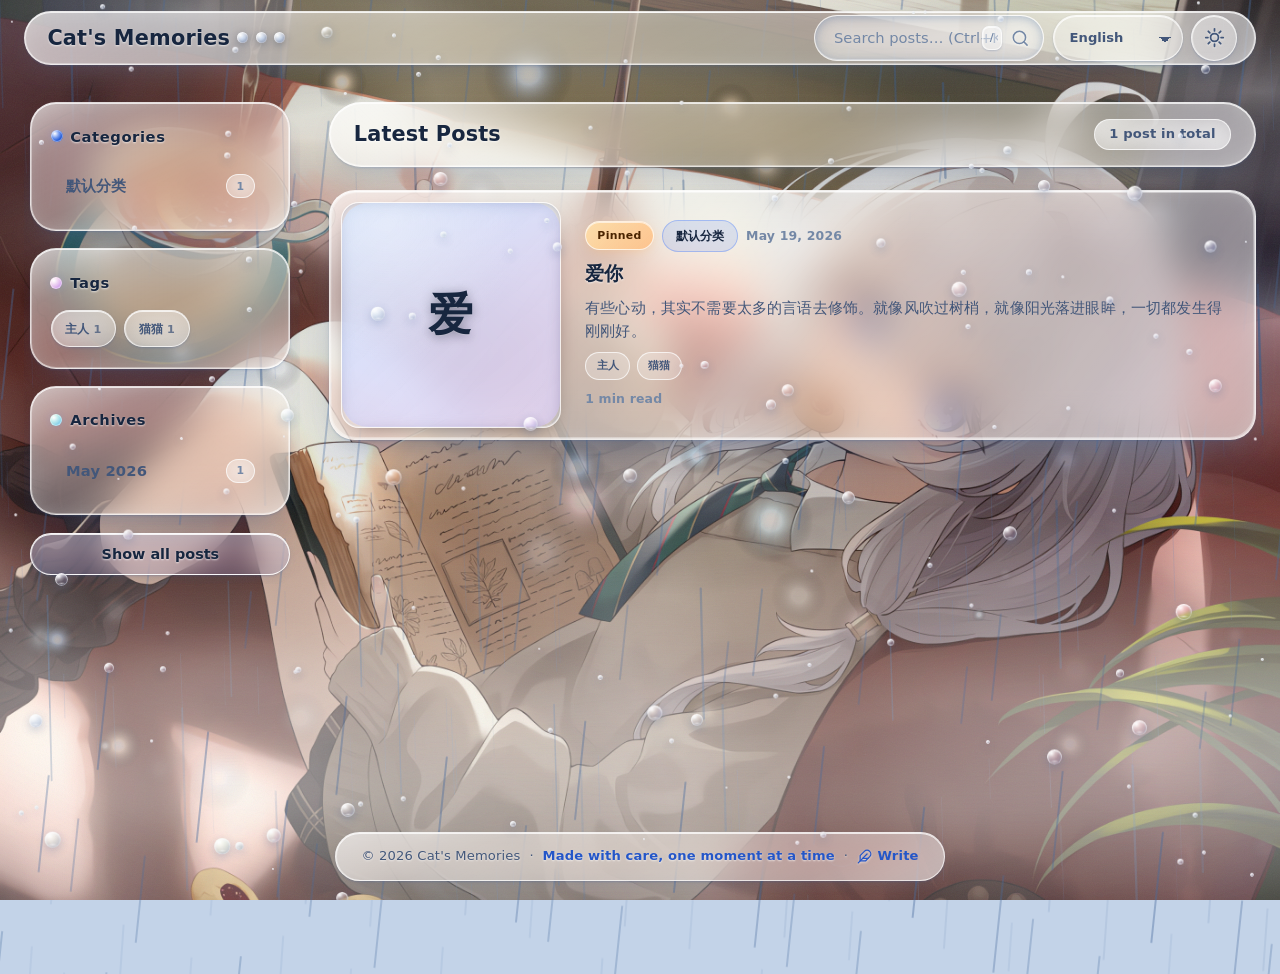
<file: index.html>
<!DOCTYPE html>
<html lang="zh-CN" data-theme="light">
<head>
    <meta charset="UTF-8">
    <meta name="viewport" content="width=device-width, initial-scale=1.0">
    <!-- 站点名走语言包 site.blogName（缺失时回退 config.json 的 blogName） -->
    <title data-i18n="site.blogName">猫猫的回忆</title>
    <meta name="description" content="记录温暖时光的静态博客" data-i18n-attr="content:site.description">
    <meta name="theme-color" content="#c3d3e8">
    <script>
        // ── 首帧状态统一入口（FOUC / 首帧主题错配防护）────────────────────
        // 这里是主题与雨效在首帧的唯一决策点：把结果显式写到 <html> 上，
        // 后面的 theme.js / rain.js 只是读取并沿用，绝不再各自推导一遍。
        //   blog-theme → <html data-theme="light|dark"> + color-scheme + meta
        //   blog-rain  → <html class="rain-off">
        // 显式写 data-theme（而不是「只在暗色时改」）能避免原生 select /
        // 滚动条 / 表单控件在首帧按 :root 默认值渲染成另一套配色。
        (function () {
            var root = document.documentElement;
            function read(key) {
                try { return localStorage.getItem(key); } catch (e) { return null; }
            }
            var saved = read('blog-theme');
            var dark = saved === 'dark';
            if (saved !== 'dark' && saved !== 'light') {
                try { dark = window.matchMedia('(prefers-color-scheme: dark)').matches; }
                catch (e) { dark = false; }
            }
            var theme = dark ? 'dark' : 'light';
            root.setAttribute('data-theme', theme);
            root.style.colorScheme = theme;
            var meta = document.querySelector('meta[name="theme-color"]');
            // 与 theme.js 的取值保持一致
            if (meta) meta.setAttribute('content', dark ? '#05080f' : '#c3d3e8');

            // 雨效：默认开；只有明确关过雨的用户才在首帧前补 rain-off，避免闪一帧雨
            if (read('blog-rain') === 'off') root.classList.add('rain-off');
        })();
    </script>
    <link rel="stylesheet" href="assets/css/tokens.css">
    <link rel="stylesheet" href="assets/css/base.css">
    <link rel="stylesheet" href="assets/css/layout.css">
    <link rel="stylesheet" href="assets/css/components.css">
    <link rel="stylesheet" href="assets/css/article.css">
    <link rel="stylesheet" href="assets/css/responsive.css">
    <!-- ▼ 雨夜毛玻璃主题：必须加载在所有旧样式之后（整体覆盖外观，旧样式原样保留） -->
    <link rel="stylesheet" href="assets/css/glass-rain.css">
    <!-- ▲ 想回旧 UI：把上面这一行换回 neo-brutalism.css 并恢复 body 的 class 即可 -->
</head>
<body class="glass-theme">
    <!-- noscript 里的内容只有在"禁用 JS"时才会显示，而 i18n 本身要靠 JS 运行，
         所以这句话无法走语言包，这里直接中英双语写死；
         图标也直接内联（JS 关掉时 icons.js 不会执行，不能用 data-icon 占位符） -->
    <noscript>
        <p class="nojs-tip">
            <svg class="icon" viewBox="0 0 24 24" aria-hidden="true" fill="none" stroke="currentColor"
                stroke-width="1.6" stroke-linecap="round" stroke-linejoin="round">
                <ellipse cx="6.6" cy="10.6" rx="1.9" ry="2.5"/><ellipse cx="10.4" cy="7" rx="1.9" ry="2.6"/><ellipse cx="14.6" cy="7" rx="1.9" ry="2.6"/><ellipse cx="18.4" cy="10.6" rx="1.9" ry="2.5"/><path d="M12.5 12.6c-3 0-5.9 2.4-5.9 5 0 1.7 1.4 2.9 3.1 2.9 1.1 0 1.9-.5 2.8-.5s1.7.5 2.8.5c1.7 0 3.1-1.2 3.1-2.9 0-2.6-2.9-5-5.9-5z"/>
            </svg>
            这个博客需要启用 JavaScript 才能阅读哦～ / This blog needs JavaScript enabled.
        </p>
    </noscript>

    <!-- 阅读进度条（文章页显示） -->
    <div class="reading-progress" id="readingProgress" hidden>
        <div class="reading-progress-bar" id="readingProgressBar"></div>
    </div>

    <!-- 顶栏 -->
    <header class="site-header" id="siteHeader">
        <div class="header-inner">
            <a class="blog-name" href="#/" title="返回首页" data-i18n-attr="title:nav.backHome">
                <span id="headerBlogName" data-i18n="site.blogName">猫猫的回忆</span>
                <span class="paw-dot"></span>
                <span class="paw-dot"></span>
                <span class="paw-dot"></span>
            </a>
            <div class="header-actions">
                <div class="search-wrap" id="searchWrap">
                    <input type="text" class="search-input" id="searchInput" placeholder="搜索文章…"
                        autocomplete="off" aria-label="搜索文章"
                        data-i18n-attr="placeholder:nav.searchPlaceholder;aria-label:nav.searchAria">
                    <button class="search-clear" id="searchClear" aria-label="清除搜索"
                        data-i18n-attr="aria-label:nav.searchClear"><svg class="icon" data-icon="x"></svg></button>
                    <span class="search-kbd" aria-hidden="true">/</span>
                    <span class="search-icon" aria-hidden="true"><svg class="icon" data-icon="search"></svg></span>
                </div>
                <button class="mobile-search-btn" id="mobileSearchBtn" aria-label="打开搜索" title="搜索"
                    data-i18n-attr="aria-label:nav.searchOpen;title:nav.search">
                    <svg class="icon" data-icon="search"></svg>
                </button>
                <!-- 语言切换：选项由 config.json 的 languages 自动生成 -->
                <div class="lang-wrap" id="langWrap" hidden>
                    <select class="lang-select" id="langSelect" aria-label="选择界面语言" title="选择界面语言"
                        data-i18n-attr="aria-label:nav.languageAria;title:nav.languageAria"></select>
                </div>
                <button class="m3-icon-btn theme-toggle" id="themeToggle" aria-label="切换主题" title="切换亮色/暗色主题"
                    data-i18n-attr="aria-label:nav.themeToggleAria;title:nav.themeToggleTitle">
                    <svg class="sun-icon" data-icon="sun"></svg>
                    <svg class="moon-icon" data-icon="moon"></svg>
                </button>
                <button class="mobile-menu-btn" id="mobileMenuBtn" aria-label="菜单" title="侧边栏菜单" aria-expanded="false"
                    data-i18n-attr="aria-label:nav.menuAria;title:nav.menuTitle">
                    <span></span><span></span><span></span>
                </button>
            </div>
        </div>
    </header>

    <!-- 移动端侧栏遮罩 -->
    <div class="sidebar-overlay" id="sidebarOverlay"></div>

    <!-- 主布局 -->
    <div class="main-container" id="mainContainer">
        <!-- 侧边栏 -->
        <aside class="sidebar" id="sidebar">
            <div class="sidebar-section">
                <h3 data-i18n="sidebar.categories">分类目录</h3>
                <div id="sidebarCategories"></div>
            </div>
            <div class="sidebar-section">
                <h3 data-i18n="sidebar.tags">标签云</h3>
                <div class="sidebar-tags" id="sidebarTags"></div>
            </div>
            <div class="sidebar-section">
                <h3 data-i18n="sidebar.archives">归档</h3>
                <div id="sidebarArchives"></div>
            </div>
            <button class="sidebar-reset" id="sidebarReset" type="button" data-i18n="sidebar.reset">显示全部文章</button>
        </aside>

        <!-- 内容 -->
        <main class="content-area" id="contentArea">
            <div class="content-header" id="contentHeader">
                <span class="content-title" id="contentTitle" data-i18n="list.latest">最新文章</span>
                <span class="result-count" id="resultCount"></span>
            </div>
            <div class="loading-skeleton" id="loadingSkeleton">
                <div class="skeleton-card"><div class="skeleton-cover"></div><div class="skeleton-body"><div class="skeleton-line long"></div><div class="skeleton-line medium"></div><div class="skeleton-line short"></div></div></div>
                <div class="skeleton-card"><div class="skeleton-cover"></div><div class="skeleton-body"><div class="skeleton-line long"></div><div class="skeleton-line medium"></div><div class="skeleton-line short"></div></div></div>
                <div class="skeleton-card"><div class="skeleton-cover"></div><div class="skeleton-body"><div class="skeleton-line long"></div><div class="skeleton-line medium"></div><div class="skeleton-line short"></div></div></div>
            </div>
            <div id="contentBody"></div>
            <nav class="pagination" id="pagination" aria-label="分页" data-i18n-attr="aria-label:list.paginationAria"></nav>
        </main>
    </div>

    <!-- 页脚 -->
    <footer class="site-footer">
        <div class="footer-line">
            <span>© <span id="footerYear">2026</span> <span id="footerName" data-i18n="site.blogName">猫猫的回忆</span></span>
            <span>·</span>
            <span data-i18n="site.slogan">用心记录每一刻</span>
            <span>·</span>
            <a href="editor.html" title="打开写作助手" data-i18n-attr="title:nav.writeArticleTitle">
                <svg class="icon" data-icon="feather"></svg><span data-i18n="nav.writeArticle">写文章</span>
            </a>
        </div>
    </footer>

    <!-- 回到顶部 -->
    <button class="back-to-top" id="backToTop" aria-label="回到顶部" title="回到顶部"
        data-i18n-attr="aria-label:nav.backToTop;title:nav.backToTop"><svg class="icon" data-icon="arrow-up"></svg></button>

    <!-- Toast 容器 -->
    <div class="toast-container" id="toastContainer"></div>

    <!-- 本地依赖（离线可用）；marked 缺失时 main.js 会自动回退 CDN -->
    <script src="assets/vendor/marked.min.js"></script>
    <script src="assets/vendor/purify.min.js"></script>

    <!-- 工具 -->
    <script src="assets/js/utils/dom.js" defer></script>
    <!-- 统一本地存储入口（主题 / 雨效 / 阅读位置 / 列表状态都走它） -->
    <script src="assets/js/utils/storage.js" defer></script>
    <script src="assets/js/utils/format.js" defer></script>
    <!-- 图标（全站统一的内联 SVG，替代 emoji） -->
    <script src="assets/js/ui/icons.js" defer></script>
    <!-- 多语言 -->
    <script src="assets/js/core/i18n.js" defer></script>
    <!-- 内核 -->
    <script src="assets/js/core/frontmatter.js" defer></script>
    <script src="assets/js/core/markdown.js" defer></script>
    <script src="assets/js/core/kernel.js" defer></script>
    <!-- UI 模块 -->
    <script src="assets/js/ui/theme.js" defer></script>
    <script src="assets/js/ui/toast.js" defer></script>
    <script src="assets/js/ui/router.js" defer></script>
    <script src="assets/js/ui/sidebar.js" defer></script>
    <script src="assets/js/ui/postlist.js" defer></script>
    <script src="assets/js/ui/article.js" defer></script>
    <script src="assets/js/ui/search.js" defer></script>
    <!-- 雨夜玻璃主题：天气引擎（雨幕 + 水珠）与玻璃交互（光斑 + 倾斜 + 显现） -->
    <!-- 体验层：沉浸阅读模式 + 全站快捷键 -->
    <script src="assets/js/ui/reader.js" defer></script>
    <script src="assets/js/ui/palette.js" defer></script>
    <script src="assets/js/ui/modal.js" defer></script>
    <script src="assets/js/ui/fx.js" defer></script>
    <!-- 视觉模块生命周期注册表（Blog.controllers.list() 可在控制台查看） -->
    <script src="assets/js/ui/controllers.js" defer></script>
    <script src="assets/js/ui/shortcuts.js" defer></script>
    <script src="assets/js/ui/rain.js" defer></script>
    <script src="assets/js/ui/glass.js" defer></script>
    <!-- 入口 -->
    <script src="assets/js/main.js" defer></script>
</body>
</html>
</file>
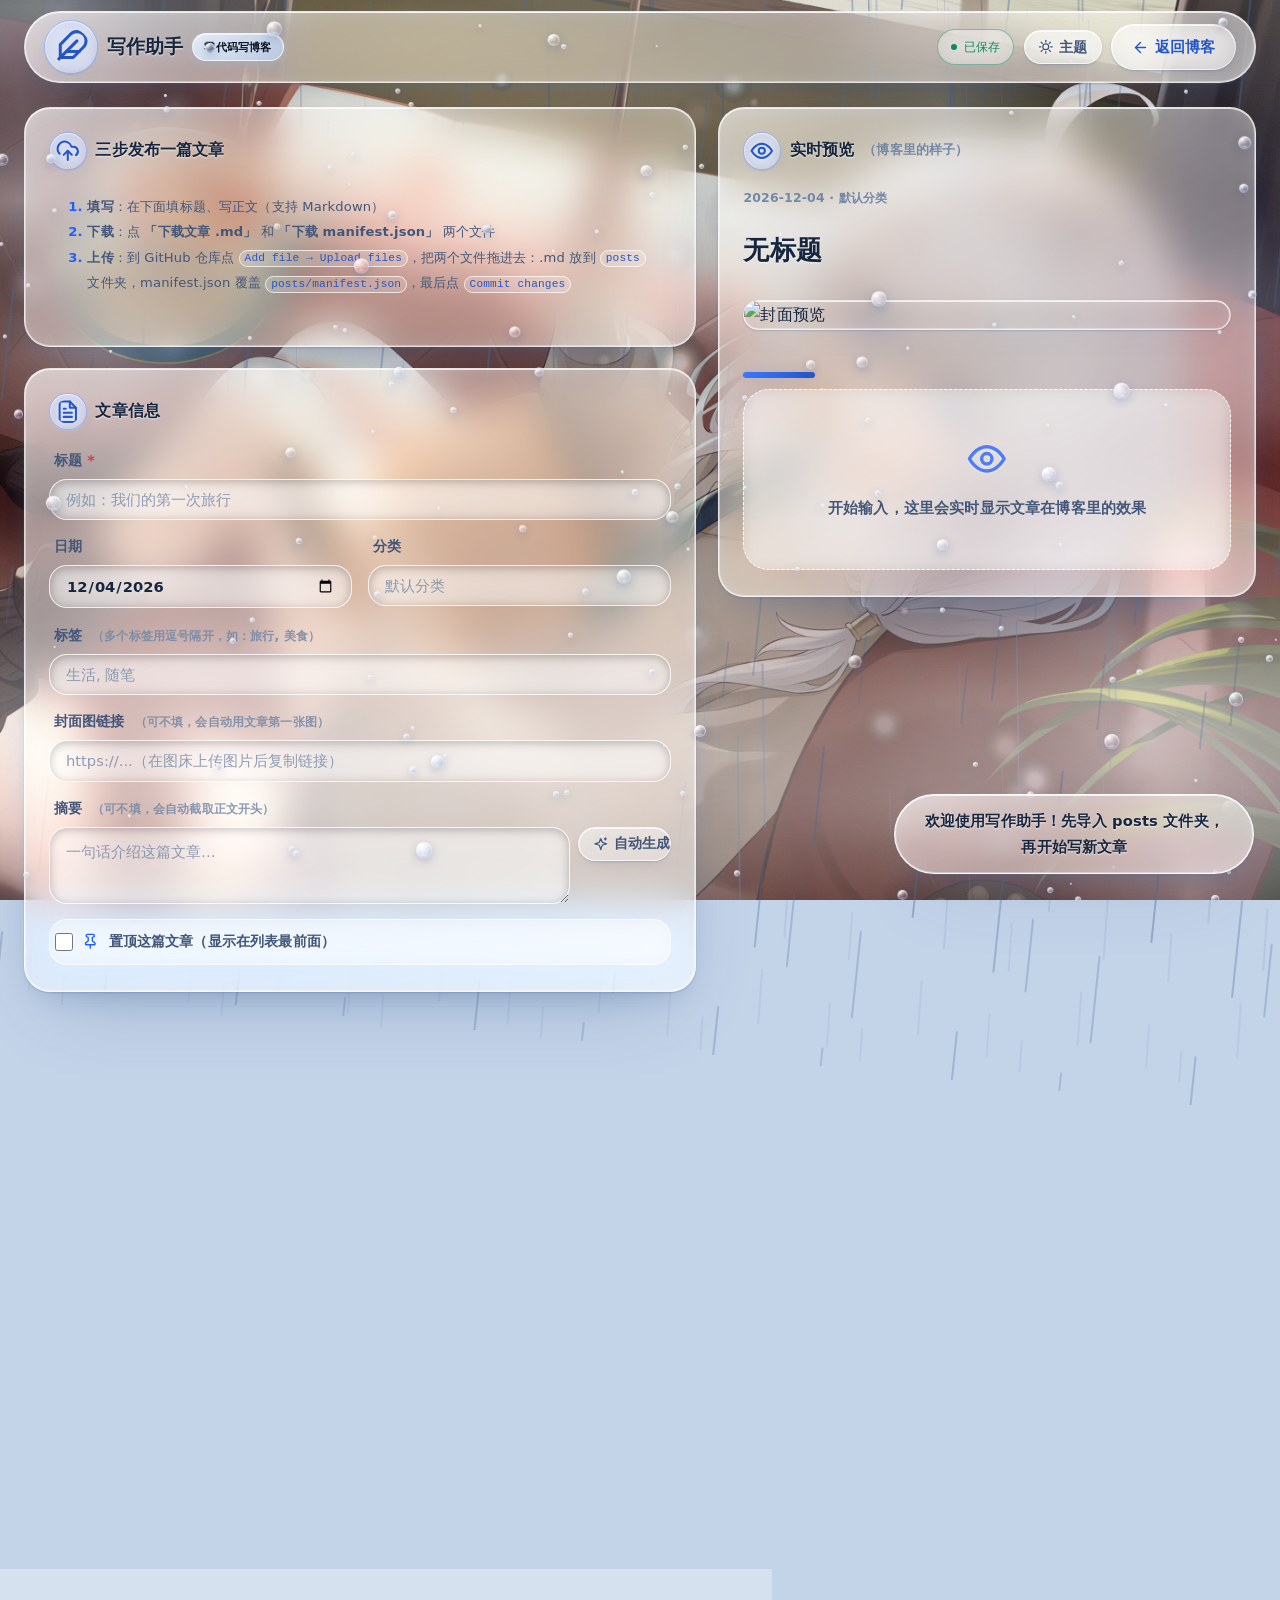
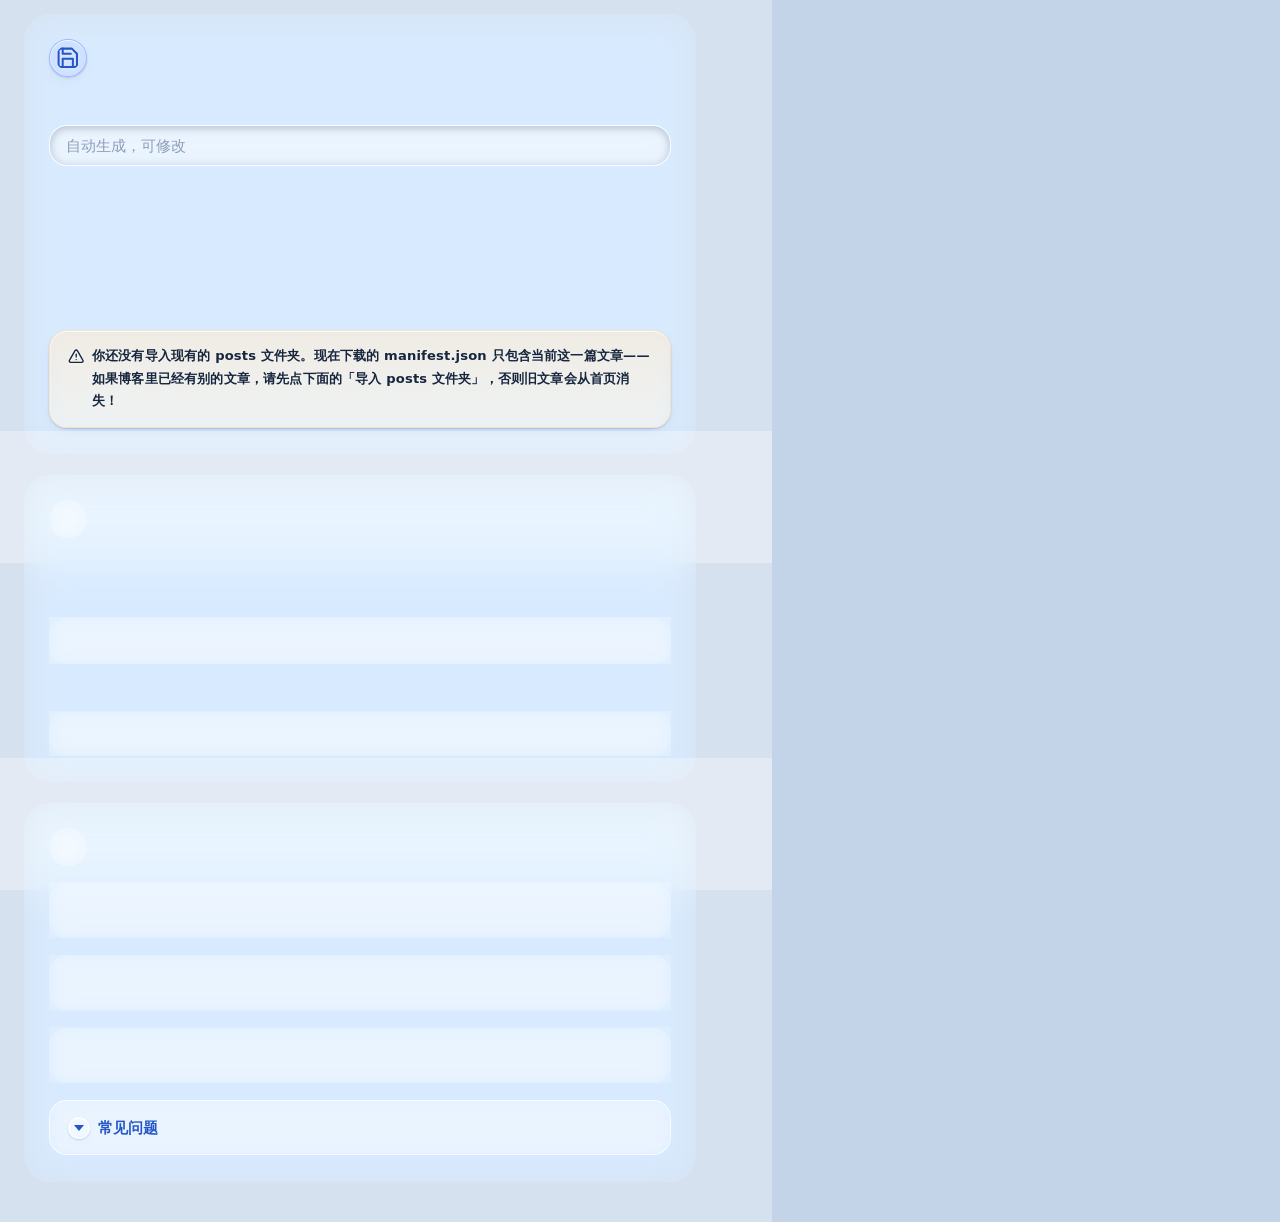
<file: editor.html>
<!DOCTYPE html>
<html lang="zh-CN" data-theme="light">
<head>
    <meta charset="UTF-8">
    <meta name="viewport" content="width=device-width, initial-scale=1.0">
    <title>写作助手 - 让写文章像填表格一样简单</title>
    <meta name="robots" content="noindex">
    <meta name="theme-color" content="#c3d3e8">
    <script>
        // ── 首帧状态统一入口（FOUC / 首帧主题错配防护）────────────────────
        // 这里是主题与雨效在首帧的唯一决策点：把结果显式写到 <html> 上，
        // 后面的 theme.js / rain.js 只是读取并沿用，绝不再各自推导一遍。
        //   blog-theme → <html data-theme="light|dark"> + color-scheme + meta
        //   blog-rain  → <html class="rain-off">
        // 显式写 data-theme（而不是「只在暗色时改」）能避免原生 select /
        // 滚动条 / 表单控件在首帧按 :root 默认值渲染成另一套配色。
        (function () {
            var root = document.documentElement;
            function read(key) {
                try { return localStorage.getItem(key); } catch (e) { return null; }
            }
            var saved = read('blog-theme');
            var dark = saved === 'dark';
            if (saved !== 'dark' && saved !== 'light') {
                try { dark = window.matchMedia('(prefers-color-scheme: dark)').matches; }
                catch (e) { dark = false; }
            }
            var theme = dark ? 'dark' : 'light';
            root.setAttribute('data-theme', theme);
            root.style.colorScheme = theme;
            var meta = document.querySelector('meta[name="theme-color"]');
            // 与 theme.js 的取值保持一致
            if (meta) meta.setAttribute('content', dark ? '#05080f' : '#c3d3e8');

            // 雨效：默认开；只有明确关过雨的用户才在首帧前补 rain-off，避免闪一帧雨
            if (read('blog-rain') === 'off') root.classList.add('rain-off');
        })();
    </script>
    <link rel="stylesheet" href="assets/css/tokens.css">
    <link rel="stylesheet" href="assets/css/base.css">
    <link rel="stylesheet" href="assets/css/editor.css">
    <!-- ▼ 雨夜毛玻璃主题：必须加载在所有旧样式之后（整体覆盖外观，旧样式原样保留） -->
    <link rel="stylesheet" href="assets/css/glass-rain.css">
    <!-- ▲ 想回旧 UI：把上面这一行换回 neo-brutalism.css 并恢复 body 的 class 即可 -->
</head>
<body class="glass-theme">
    <!-- 顶栏 -->
    <header class="editor-header">
        <div class="editor-header-inner">
            <div class="editor-brand">
                <svg class="icon" data-icon="feather"></svg>
                <span>写作助手</span>
                <span class="badge">零代码写博客</span>
            </div>
            <div class="editor-header-actions">
                <!-- 自动保存状态：● 已保存 / ◌ 保存中… / ! 保存失败（点击看最后保存时间） -->
                <button class="save-status" id="saveStatus" type="button" data-state="saved"
                    title="草稿自动保存在本浏览器">
                    <span class="save-dot" aria-hidden="true"></span><span class="save-text">已保存</span>
                </button>
                <button class="md-btn theme-btn" id="themeToggle" type="button" title="切换亮色/暗色主题"
                    aria-label="切换亮色/暗色主题">
                    <svg class="icon sun-icon" data-icon="sun"></svg>
                    <svg class="icon moon-icon" data-icon="moon"></svg>
                    <span>主题</span>
                </button>
                <a class="editor-back-link" href="index.html">
                    <svg class="icon" data-icon="arrow-left"></svg><span>返回博客</span>
                </a>
            </div>
        </div>
    </header>

    <main class="editor-main">
        <!-- 左栏：编辑表单 -->
        <div class="editor-panel-col">
            <!-- 发布三步走 -->
            <div class="editor-panel">
                <div class="panel-title">
                    <svg class="icon" data-icon="upload-cloud"></svg><span>三步发布一篇文章</span>
                </div>
                <div class="help-body">
                    <ol>
                        <li><b>填写</b>：在下面填标题、写正文（支持 Markdown）</li>
                        <li><b>下载</b>：点 <b>「下载文章 .md」</b> 和 <b>「下载 manifest.json」</b> 两个文件</li>
                        <li><b>上传</b>：到 GitHub 仓库点 <code>Add file → Upload files</code>，把两个文件拖进去：.md 放到 <code>posts</code> 文件夹，manifest.json 覆盖 <code>posts/manifest.json</code>，最后点 <code>Commit changes</code></li>
                    </ol>
                </div>
            </div>

            <!-- 基本信息 -->
            <div class="editor-panel">
                <div class="panel-title">
                    <svg class="icon" data-icon="file-text"></svg><span>文章信息</span>
                </div>
                <div class="form-grid">
                    <div class="form-field full">
                        <label for="fTitle">标题 <span class="req">*</span></label>
                        <input class="form-input" id="fTitle" type="text" placeholder="例如：我们的第一次旅行" maxlength="100">
                    </div>
                    <div class="form-field">
                        <label for="fDate">日期</label>
                        <input class="form-input" id="fDate" type="date">
                    </div>
                    <div class="form-field">
                        <label for="fCategory">分类</label>
                        <input class="form-input" id="fCategory" type="text" placeholder="默认分类" maxlength="30">
                    </div>
                    <div class="form-field full">
                        <label for="fTags">标签 <span class="tip">（多个标签用逗号隔开，如：旅行, 美食）</span></label>
                        <input class="form-input" id="fTags" type="text" placeholder="生活, 随笔" maxlength="120">
                    </div>
                    <div class="form-field full">
                        <label for="fCover">封面图链接 <span class="tip">（可不填，会自动用文章第一张图）</span></label>
                        <input class="form-input" id="fCover" type="url" placeholder="https://...（在图床上传图片后复制链接）">
                    </div>
                    <div class="form-field full">
                        <label for="fSummary">摘要 <span class="tip">（可不填，会自动截取正文开头）</span></label>
                        <div style="display:flex;gap:0.5rem;">
                            <textarea class="form-textarea" id="fSummary" rows="2" maxlength="200" placeholder="一句话介绍这篇文章…"></textarea>
                            <button class="md-btn" id="btnGenSummary" type="button" style="align-self:flex-start;white-space:nowrap;">
                                <svg class="icon" data-icon="sparkles"></svg><span>自动生成</span>
                            </button>
                        </div>
                    </div>
                    <div class="form-field full">
                        <label class="form-check">
                            <input type="checkbox" id="fSticky">
                            <svg class="icon" data-icon="pin"></svg>
                            <span>置顶这篇文章（显示在列表最前面）</span>
                        </label>
                    </div>
                </div>
            </div>

            <!-- 正文 -->
            <div class="editor-panel">
                <div class="panel-title">
                    <svg class="icon" data-icon="pen"></svg><span>正文内容</span>
                    <span class="panel-hint">（支持 Markdown，右边实时预览）</span>
                </div>
                <div class="md-toolbar" id="mdToolbar">
                    <button class="md-btn" data-md="bold" type="button" title="加粗"><b>B</b><span>加粗</span></button>
                    <button class="md-btn" data-md="italic" type="button" title="斜体"><i>I</i><span>斜体</span></button>
                    <button class="md-btn" data-md="h2" type="button" title="大标题"><span>H2</span></button>
                    <button class="md-btn" data-md="h3" type="button" title="小标题"><span>H3</span></button>
                    <button class="md-btn" data-md="quote" type="button" title="引用"><svg class="icon" data-icon="quote"></svg><span>引用</span></button>
                    <button class="md-btn" data-md="code" type="button" title="代码块"><svg class="icon" data-icon="code"></svg><span>代码</span></button>
                    <button class="md-btn" data-md="link" type="button" title="插入链接"><svg class="icon" data-icon="link"></svg><span>链接</span></button>
                    <button class="md-btn" data-md="image" type="button" title="插入图片"><svg class="icon" data-icon="image"></svg><span>图片</span></button>
                    <button class="md-btn" data-md="list" type="button" title="列表"><svg class="icon" data-icon="list"></svg><span>列表</span></button>
                    <button class="md-btn" data-md="hr" type="button" title="分割线"><svg class="icon" data-icon="minus"></svg><span>分割线</span></button>
                </div>
                <textarea class="form-textarea content" id="fContent" placeholder="在这里写文章正文…&#10;&#10;不会 Markdown？点下方的「Markdown 速查表」30 秒学会！"></textarea>
                <div class="panel-hint" id="wordCount">0 字 · 约 1 分钟读完</div>
            </div>

            <!-- 文件名与下载 -->
            <div class="editor-panel">
                <div class="panel-title">
                    <svg class="icon" data-icon="save"></svg><span>保存与发布</span>
                </div>
                <div class="form-field">
                    <label for="fSlug">文件名（英文/数字/横杠）</label>
                    <input class="form-input" id="fSlug" type="text" placeholder="自动生成，可修改">
                    <span class="tip">这是文章的“身份证”，发布后尽量不要改；留空会自动按日期生成</span>
                </div>
                <div class="editor-actions">
                    <button class="btn btn-primary" id="btnDownloadMd" type="button">
                        <svg class="icon" data-icon="file-down"></svg><span>下载文章 .md</span>
                    </button>
                    <button class="btn btn-tertiary" id="btnDownloadManifest" type="button">
                        <svg class="icon" data-icon="braces"></svg><span>下载 manifest.json</span>
                    </button>
                    <button class="btn" id="btnSaveDraft" type="button">
                        <svg class="icon" data-icon="save"></svg><span>存草稿</span>
                    </button>
                    <button class="btn btn-danger-ghost" id="btnClear" type="button">
                        <svg class="icon" data-icon="trash"></svg><span>清空</span>
                    </button>
                </div>
                <div class="warn-banner" id="manifestWarn">
                    <svg class="icon" data-icon="alert-triangle"></svg>
                    <span>你还没有导入现有的 posts 文件夹。现在下载的 manifest.json 只包含当前这一篇文章——
                        如果博客里已经有别的文章，请先点下面的「导入 posts 文件夹」，否则旧文章会从首页消失！</span>
                </div>
            </div>

            <!-- 导入现有文章 -->
            <div class="editor-panel">
                <div class="panel-title">
                    <svg class="icon" data-icon="folder-open"></svg><span>导入现有文章</span>
                    <span class="panel-hint">（编辑旧文章 / 防止丢失，强烈推荐先导入）</span>
                </div>
                <div class="import-row">
                    <button class="btn" id="btnImportDir" type="button">
                        <svg class="icon" data-icon="folder-open"></svg><span>选择 posts 文件夹</span>
                    </button>
                    <button class="btn" id="btnImportFiles" type="button">
                        <svg class="icon" data-icon="file-plus"></svg><span>选择文件…</span>
                    </button>
                    <input type="file" id="importDirInput" webkitdirectory multiple hidden>
                    <input type="file" id="importFilesInput" accept=".md,.markdown,.json" multiple hidden>
                </div>
                <div class="import-note" id="importNote">
                    <svg class="icon" data-icon="info"></svg>
                    <span>尚未导入。导入后：这里会记住博客里已有的文章，下载的 manifest.json 会自动包含它们。</span>
                </div>
                <div class="form-field">
                    <label for="existingSelect">编辑已有文章</label>
                    <select class="form-input" id="existingSelect">
                        <option value="">（还没有导入任何文章）</option>
                    </select>
                </div>
            </div>

            <!-- 帮助 -->
            <div class="editor-panel">
                <div class="panel-title">
                    <svg class="icon" data-icon="help-circle"></svg><span>帮助</span>
                </div>
                <details class="help-details">
                    <summary>Markdown 速查表（30 秒入门）</summary>
                    <div class="help-body">
                        <table class="help-table">
                            <tr><th>想要的效果</th><th>就这样写</th></tr>
                            <tr><td><b>加粗</b></td><td><code>**重要的话**</code></td></tr>
                            <tr><td><i>斜体</i></td><td><code>*轻轻的话*</code></td></tr>
                            <tr><td>大标题</td><td><code>## 标题文字</code>（## 后面有空格）</td></tr>
                            <tr><td>小标题</td><td><code>### 小标题文字</code></td></tr>
                            <tr><td>引用/名言</td><td><code>&gt; 引用的文字</code></td></tr>
                            <tr><td>插入图片</td><td><code>![图片描述](图片链接)</code></td></tr>
                            <tr><td>插入链接</td><td><code>[链接文字](网址)</code></td></tr>
                            <tr><td>列表</td><td>每行开头写 <code>- 内容</code></td></tr>
                            <tr><td>分割线</td><td>单独一行写 <code>---</code></td></tr>
                            <tr><td>空一行</td><td>段落之间要空一行，才会分段</td></tr>
                        </table>
                        <p class="help-tip"><svg class="icon" data-icon="info"></svg><span>也可以直接点正文上方的工具栏按钮，自动帮你写好格式。</span></p>
                    </div>
                </details>
                <details class="help-details">
                    <summary>图片怎么上传？（图床教程）</summary>
                    <div class="help-body">
                        <ol>
                            <li>打开免费图床 <a href="https://imgbb.com" target="_blank" rel="noopener">imgbb.com</a>（本博客示例图片就在用）</li>
                            <li>把手机/电脑里的照片拖上去上传</li>
                            <li>上传后点「直接链接 / Direct link」，复制得到的网址</li>
                            <li>在正文里点工具栏「图片」，粘贴这个网址即可</li>
                        </ol>
                        <p class="help-tip"><svg class="icon" data-icon="info"></svg><span>封面图链接同理，粘贴到上方「封面图链接」输入框。</span></p>
                    </div>
                </details>
                <details class="help-details">
                    <summary>上传到 GitHub 的详细步骤</summary>
                    <div class="help-body">
                        <ol>
                            <li>下载好 <code>你的文件名.md</code> 和 <code>manifest.json</code> 两个文件</li>
                            <li>打开你的 GitHub 博客仓库页面</li>
                            <li>点右上角 <code>Add file → Upload files</code></li>
                            <li>把两个文件拖到上传区（.md 和 manifest.json 都要传）</li>
                            <li><b>注意</b>：如果页面上传的是 .md 文件，它会被放到仓库根目录——传完后把文件名输入框里的路径改成 <code>posts/你的文件名.md</code>；manifest.json 改成 <code>posts/manifest.json</code></li>
                            <li>拉到最下面点绿色的 <code>Commit changes</code> 按钮</li>
                            <li>等 1 分钟刷新博客，新文章就出现啦</li>
                        </ol>
                        <p class="help-tip"><svg class="icon" data-icon="info"></svg><span>更省事的办法：用 GitHub 桌面版 / 网页端进入 posts 文件夹后再点 Upload files，就不用改路径。</span></p>
                    </div>
                </details>
                <details class="help-details">
                    <summary>常见问题</summary>
                    <div class="help-body">
                        <ul>
                            <li><b>文章没出现在博客上？</b>确认 .md 和 manifest.json 都上传到了 posts 文件夹，且 manifest.json 里有这篇文章的条目（slug 和文件名一致）。</li>
                            <li><b>图片不显示？</b>检查图片链接是否能直接在浏览器打开；有些图床会防盗链，换 imgbb 等图床试试。</li>
                            <li><b>日期显示不对？</b>日期格式请用 <code>2026-05-19</code>（年-月-日）。</li>
                            <li><b>想把草稿换台电脑写？</b>草稿存在浏览器本地，换电脑前先下载 .md 备份，或重新导入编辑。</li>
                        </ul>
                    </div>
                </details>
            </div>
        </div>

        <!-- 右栏：实时预览 -->
        <div class="editor-panel-col">
            <div class="editor-panel preview-panel">
                <div class="panel-title">
                    <svg class="icon" data-icon="eye"></svg><span>实时预览</span>
                    <span class="panel-hint">（博客里的样子）</span>
                </div>
                <div class="preview-meta" id="previewMeta"></div>
                <div class="preview-title" id="previewTitle">（文章标题）</div>
                <img class="preview-cover" id="previewCover" alt="封面预览" hidden>
                <div class="preview-content" id="previewContent">
                    <div class="preview-empty">
                        <svg class="icon" data-icon="eye"></svg>开始输入，这里会实时显示文章在博客里的效果
                    </div>
                </div>
            </div>
        </div>
    </main>

    <div class="toast-container" id="toastContainer"></div>

    <!-- 本地依赖（离线可用） -->
    <script src="assets/vendor/marked.min.js"></script>
    <script src="assets/vendor/purify.min.js"></script>
    <script src="assets/js/utils/dom.js" defer></script>
    <script src="assets/js/utils/storage.js" defer></script>
    <script src="assets/js/utils/format.js" defer></script>
    <!-- 图标（与阅读页共用同一套内联 SVG，替代 emoji） -->
    <script src="assets/js/ui/icons.js" defer></script>
    <script src="assets/js/core/frontmatter.js" defer></script>
    <script src="assets/js/core/markdown.js" defer></script>
    <!-- 雨夜玻璃主题：天气引擎（雨幕 + 水珠）与玻璃交互（光斑 + 倾斜 + 显现） -->
    <!-- 玻璃确认框 / 提示系统 / 材质反馈层（与阅读页同一套） -->
    <script src="assets/js/ui/toast.js" defer></script>
    <script src="assets/js/ui/modal.js" defer></script>
    <script src="assets/js/ui/fx.js" defer></script>
    <!-- 视觉模块生命周期注册表（Blog.controllers.list() 可在控制台查看） -->
    <script src="assets/js/ui/controllers.js" defer></script>
    <script src="assets/js/ui/rain.js" defer></script>
    <script src="assets/js/ui/glass.js" defer></script>
    <script src="assets/js/editor.js" defer></script>
</body>
</html>
</file>
<file: assets/css/tokens.css>
/* ================================================================
   设计令牌 (Design Tokens) — Claymorphism 黏土拟物风
   ----------------------------------------------------------------
   黏土风的三个关键：
     1. 大圆角（越圆越像捏出来的黏土）
     2. 双层柔和阴影：外侧「下沉的深影 + 上侧的高光」
     3. 内阴影（inset）营造厚度与体积感
     4. 低饱和马卡龙配色，几乎不用硬边框
   改这里的变量即可全站换肤。
   ================================================================ */
:root {
    /* ----- 主色板 (Clay Palette · 亮色) ----- */
    --clay-primary: #7C6CF0;            /* 主色：薰衣草紫 */
    --clay-primary-deep: #5B49D6;
    --clay-on-primary: #FFFFFF;
    --clay-primary-soft: #E4E0FF;       /* 主色黏土块 */
    --clay-on-primary-soft: #3B2F8F;

    --clay-secondary: #FF9BB3;          /* 副色：草莓奶昔粉 */
    --clay-on-secondary: #5A1F30;
    --clay-secondary-soft: #FFE1E9;
    --clay-on-secondary-soft: #7A2A42;

    --clay-tertiary: #57D6C0;           /* 点缀：薄荷绿 */
    --clay-tertiary-soft: #D5F6EF;
    --clay-on-tertiary-soft: #176354;

    --clay-warn: #FFB865;
    --clay-warn-soft: #FFEBD3;
    --clay-on-warn-soft: #7A4408;

    --clay-error: #FF6B6B;
    --clay-error-soft: #FFDFDF;
    --clay-on-error-soft: #8A1E1E;

    /* ----- 表面 (Surfaces) ----- */
    --clay-bg: #EDEBFA;                 /* 页面底色（黏土需要有色底，不能纯白） */
    --clay-bg-tint: radial-gradient(1200px 600px at 12% -8%, #F6E6FF 0%, transparent 60%),
                    radial-gradient(1000px 520px at 100% 0%, #DDF4FF 0%, transparent 55%),
                    radial-gradient(900px 700px at 50% 120%, #FFE9F1 0%, transparent 60%);
    --clay-surface: #F4F2FF;            /* 抬起的黏土块 */
    --clay-surface-2: #E9E6FA;          /* 凹陷 / 次级块 */
    --clay-surface-3: #FBFAFF;          /* 最高层（弹窗 / 卡片内） */
    --clay-on-surface: #2B2545;
    --clay-on-surface-dim: #6C6590;

    /* 阴影用的两个基色：深影 + 高光 */
    --clay-shade: rgba(96, 84, 160, 0.30);
    --clay-shade-strong: rgba(70, 58, 130, 0.42);
    --clay-light: rgba(255, 255, 255, 0.95);

    /* ----- 黏土阴影 (Clay Elevation) ----- */
    /* 1 = 微微抬起（小控件） */
    --clay-1:
        4px 4px 10px var(--clay-shade),
        -4px -4px 10px var(--clay-light),
        inset -2px -2px 6px rgba(255, 255, 255, 0.55),
        inset 2px 2px 6px rgba(255, 255, 255, 0.35);
    /* 2 = 常规黏土块（卡片 / 面板） */
    --clay-2:
        8px 10px 22px var(--clay-shade),
        -6px -6px 16px var(--clay-light),
        inset -4px -6px 12px rgba(255, 255, 255, 0.45),
        inset 5px 5px 12px rgba(255, 255, 255, 0.60);
    /* 3 = 悬浮 / 强调 */
    --clay-3:
        12px 16px 32px var(--clay-shade-strong),
        -8px -8px 20px var(--clay-light),
        inset -5px -8px 14px rgba(255, 255, 255, 0.45),
        inset 6px 6px 14px rgba(255, 255, 255, 0.65);
    /* 4 = 浮层（灯箱 / Toast / 抽屉） */
    --clay-4:
        18px 24px 48px var(--clay-shade-strong),
        -10px -10px 26px var(--clay-light),
        inset -6px -10px 18px rgba(255, 255, 255, 0.4),
        inset 8px 8px 18px rgba(255, 255, 255, 0.6);
    /* 按下 / 凹槽（输入框、进度槽） */
    --clay-inset:
        inset 5px 6px 12px var(--clay-shade),
        inset -5px -5px 12px var(--clay-light);
    --clay-inset-deep:
        inset 8px 9px 18px var(--clay-shade-strong),
        inset -6px -6px 14px var(--clay-light);
    /* 彩色黏土块（主色按钮）专用 */
    --clay-color-raise:
        6px 8px 18px rgba(92, 74, 214, 0.45),
        -4px -4px 12px rgba(255, 255, 255, 0.55),
        inset -4px -6px 12px rgba(0, 0, 0, 0.13),
        inset 5px 6px 12px rgba(255, 255, 255, 0.45);

    /* ----- 形状 (Shape) — 黏土要圆 ----- */
    --clay-r-xs: 10px;
    --clay-r-sm: 16px;
    --clay-r-md: 22px;
    --clay-r-lg: 30px;
    --clay-r-xl: 38px;
    --clay-r-full: 999px;

    /* ----- 排版 ----- */
    /* 黏土风配圆润字体最搭。全部用「系统自带的圆体」，不引 CDN 字体，
       保持仓库「零依赖、断网也能用」的原则；本机没有就一路回退到系统 UI 字体。 */
    --clay-font: 'Quicksand', 'Nunito', ui-rounded, 'SF Pro Rounded', 'Varela Round',
                 'PingFang SC', 'HarmonyOS Sans SC', 'Microsoft YaHei',
                 system-ui, -apple-system, 'Segoe UI', sans-serif;
    --clay-font-display: 'Quicksand', ui-rounded, 'SF Pro Rounded', 'Varela Round',
                 'PingFang SC', 'HarmonyOS Sans SC', 'Microsoft YaHei',
                 system-ui, -apple-system, 'Segoe UI', sans-serif;
    --clay-font-mono: 'JetBrains Mono', 'Fira Code', 'SF Mono', 'Cascadia Code', Consolas, monospace;

    /* ----- 过渡：黏土有弹性 ----- */
    --clay-t-fast: 0.16s cubic-bezier(0.34, 1.4, 0.64, 1);
    --clay-t: 0.28s cubic-bezier(0.34, 1.4, 0.64, 1);
    --clay-t-slow: 0.45s cubic-bezier(0.22, 1.2, 0.36, 1);

    /* ----- 字号 (Type Scale) ----- */
    --clay-text-d1: 3.4rem;   /* display */
    --clay-text-d2: 2.7rem;
    --clay-text-d3: 2.1rem;
    --clay-text-h1: 2.05rem;  /* headline */
    --clay-text-h2: 1.65rem;
    --clay-text-h3: 1.3rem;
    --clay-text-t1: 1.18rem;  /* title */
    --clay-text-t2: 1.02rem;
    --clay-text-t3: 0.92rem;
    --clay-text-b1: 1.02rem;  /* body */
    --clay-text-b2: 0.92rem;
    --clay-text-b3: 0.82rem;
    --clay-text-l1: 0.9rem;   /* label */
    --clay-text-l2: 0.78rem;
    --clay-text-l3: 0.68rem;

    /* ----- 布局 ----- */
    --header-height: 76px;
    --content-max-width: 1280px;

    /* ================================================================
       兼容别名：老的 Material 变量名全部映射到黏土令牌，
       任何还没重写的规则也能自动获得新配色（渐进迁移用）。
       ================================================================ */
    --md-sys-color-primary: var(--clay-primary);
    --md-sys-color-on-primary: var(--clay-on-primary);
    --md-sys-color-primary-container: var(--clay-primary-soft);
    --md-sys-color-on-primary-container: var(--clay-on-primary-soft);
    --md-sys-color-secondary: var(--clay-secondary);
    --md-sys-color-on-secondary: var(--clay-on-secondary);
    --md-sys-color-secondary-container: var(--clay-secondary-soft);
    --md-sys-color-on-secondary-container: var(--clay-on-secondary-soft);
    --md-sys-color-tertiary: var(--clay-tertiary);
    --md-sys-color-tertiary-container: var(--clay-tertiary-soft);
    --md-sys-color-on-tertiary-container: var(--clay-on-tertiary-soft);
    --md-sys-color-error: var(--clay-error);
    --md-sys-color-error-container: var(--clay-error-soft);
    --md-sys-color-on-error-container: var(--clay-on-error-soft);
    --md-sys-color-surface: var(--clay-surface);
    --md-sys-color-on-surface: var(--clay-on-surface);
    --md-sys-color-surface-variant: var(--clay-surface-2);
    --md-sys-color-on-surface-variant: var(--clay-on-surface-dim);
    --md-sys-color-surface-container: var(--clay-surface);
    --md-sys-color-surface-container-high: var(--clay-surface-3);
    --md-sys-color-outline: transparent;
    --md-sys-color-outline-variant: transparent;
    --md-sys-shape-corner-small: var(--clay-r-xs);
    --md-sys-shape-corner-medium: var(--clay-r-sm);
    --md-sys-shape-corner-large: var(--clay-r-lg);
    --md-sys-shape-corner-extra-large: var(--clay-r-xl);
    --md-sys-shape-corner-full: var(--clay-r-full);
    --md-sys-elevation-0: none;
    --md-sys-elevation-1: var(--clay-1);
    --md-sys-elevation-2: var(--clay-2);
    --md-sys-elevation-3: var(--clay-3);
    --md-sys-elevation-4: var(--clay-4);
    --md-sys-font-family: var(--clay-font);
    --md-sys-font-family-serif: var(--clay-font-display);
    --md-sys-font-family-mono: var(--clay-font-mono);
    --md-sys-transition-short: var(--clay-t-fast);
    --md-sys-transition-medium: var(--clay-t);
    --md-sys-transition-long: var(--clay-t-slow);
    --md-sys-transition-spring: var(--clay-t);

    /* 字号别名（旧名 → 新名） */
    --md-sys-typescale-display-large: var(--clay-text-d1);
    --md-sys-typescale-display-medium: var(--clay-text-d2);
    --md-sys-typescale-display-small: var(--clay-text-d3);
    --md-sys-typescale-headline-large: var(--clay-text-h1);
    --md-sys-typescale-headline-medium: var(--clay-text-h2);
    --md-sys-typescale-headline-small: var(--clay-text-h3);
    --md-sys-typescale-title-large: var(--clay-text-t1);
    --md-sys-typescale-title-medium: var(--clay-text-t2);
    --md-sys-typescale-title-small: var(--clay-text-t3);
    --md-sys-typescale-body-large: var(--clay-text-b1);
    --md-sys-typescale-body-medium: var(--clay-text-b2);
    --md-sys-typescale-body-small: var(--clay-text-b3);
    --md-sys-typescale-label-large: var(--clay-text-l1);
    --md-sys-typescale-label-medium: var(--clay-text-l2);
    --md-sys-typescale-label-small: var(--clay-text-l3);

    --md-space-1: 4px;
    --md-space-2: 8px;
    --md-space-3: 12px;
    --md-space-4: 16px;
    --md-space-5: 20px;
    --md-space-6: 24px;
    --md-space-7: 32px;
    --md-space-8: 40px;
}

/* ================================================================
   暗色黏土 (Dark Clay)
   暗色下高光要收敛、深影要加重，否则会「发灰」失去体积感
   ================================================================ */
[data-theme="dark"] {
    --clay-primary: #A79BFF;
    --clay-primary-deep: #8C7BFF;
    --clay-on-primary: #201A45;
    --clay-primary-soft: #3B3466;
    --clay-on-primary-soft: #DCD6FF;

    --clay-secondary: #FFA9BF;
    --clay-on-secondary: #43121F;
    --clay-secondary-soft: #55303E;
    --clay-on-secondary-soft: #FFD9E3;

    --clay-tertiary: #6FE0CB;
    --clay-tertiary-soft: #24504A;
    --clay-on-tertiary-soft: #C7F6EC;

    --clay-warn: #FFC183;
    --clay-warn-soft: #5A4022;
    --clay-on-warn-soft: #FFE4C4;

    --clay-error: #FF8B8B;
    --clay-error-soft: #5C2A2A;
    --clay-on-error-soft: #FFD8D8;

    --clay-bg: #201C2E;
    --clay-bg-tint: radial-gradient(1200px 600px at 12% -8%, #33254A 0%, transparent 60%),
                    radial-gradient(1000px 520px at 100% 0%, #1F3550 0%, transparent 55%),
                    radial-gradient(900px 700px at 50% 120%, #3A2436 0%, transparent 60%);
    --clay-surface: #2A2540;
    --clay-surface-2: #221E35;
    --clay-surface-3: #322C4C;
    --clay-on-surface: #EDE9FF;
    --clay-on-surface-dim: #ADA5CF;

    --clay-shade: rgba(9, 6, 20, 0.62);
    --clay-shade-strong: rgba(5, 3, 14, 0.78);
    --clay-light: rgba(255, 255, 255, 0.07);

    --clay-1:
        4px 4px 10px var(--clay-shade),
        -3px -3px 9px var(--clay-light),
        inset -2px -2px 6px rgba(255, 255, 255, 0.05),
        inset 2px 2px 6px rgba(255, 255, 255, 0.06);
    --clay-2:
        9px 11px 24px var(--clay-shade),
        -5px -5px 14px var(--clay-light),
        inset -4px -6px 12px rgba(0, 0, 0, 0.25),
        inset 5px 5px 12px rgba(255, 255, 255, 0.08);
    --clay-3:
        14px 18px 34px var(--clay-shade-strong),
        -7px -7px 18px var(--clay-light),
        inset -5px -8px 14px rgba(0, 0, 0, 0.3),
        inset 6px 6px 14px rgba(255, 255, 255, 0.09);
    --clay-4:
        20px 26px 52px var(--clay-shade-strong),
        -8px -8px 22px var(--clay-light),
        inset -6px -10px 18px rgba(0, 0, 0, 0.32),
        inset 8px 8px 18px rgba(255, 255, 255, 0.09);
    --clay-inset:
        inset 5px 6px 13px var(--clay-shade),
        inset -4px -4px 11px var(--clay-light);
    --clay-inset-deep:
        inset 8px 9px 20px var(--clay-shade-strong),
        inset -5px -5px 13px var(--clay-light);
    --clay-color-raise:
        6px 8px 18px rgba(0, 0, 0, 0.55),
        -4px -4px 12px rgba(255, 255, 255, 0.08),
        inset -4px -6px 12px rgba(0, 0, 0, 0.28),
        inset 5px 6px 12px rgba(255, 255, 255, 0.22);
}

/* 尊重「减少动态效果」偏好：黏土的弹性动画全部关掉 */
@media (prefers-reduced-motion: reduce) {
    :root {
        --clay-t-fast: 0.01ms linear;
        --clay-t: 0.01ms linear;
        --clay-t-slow: 0.01ms linear;
    }
}
</file>
<file: assets/css/base.css>
/* ================================================================
   全局基础样式 (Global Base) — Claymorphism
   ================================================================ */
*,
*::before,
*::after {
    box-sizing: border-box;
    margin: 0;
    padding: 0;
}

html {
    scroll-behavior: smooth;
    font-size: 16px;
    -webkit-font-smoothing: antialiased;
    -moz-osx-font-smoothing: grayscale;
    text-rendering: optimizeLegibility;
}

body {
    font-family: var(--clay-font);
    /* 黏土需要有色底：纯色打底 + 三团柔光，让上面的黏土块能「浮」起来 */
    background-color: var(--clay-bg);
    background-image: var(--clay-bg-tint);
    background-attachment: fixed;
    color: var(--clay-on-surface);
    line-height: 1.75;
    letter-spacing: 0.01em;
    min-height: 100vh;
    /* 移动端浏览器地址栏收起/弹出时 100vh 会"超高"，dvh 跟随动态视口 */
    min-height: 100dvh;
    display: flex;
    flex-direction: column;
    transition: background-color var(--clay-t), color var(--clay-t);
    overflow-x: hidden;
}

/* 移动端抽屉/灯箱打开时锁定底层页面滚动（iOS 需要 position:fixed 配合） */
body.scroll-locked {
    position: fixed;
    left: 0;
    right: 0;
    width: 100%;
    overflow: hidden;
    overscroll-behavior: none;
}

/* ----- 滚动条也做成一根黏土条 ----- */
::-webkit-scrollbar {
    width: 12px;
    height: 12px;
}
::-webkit-scrollbar-track {
    background: transparent;
}
::-webkit-scrollbar-thumb {
    background: var(--clay-surface-2);
    border: 3px solid transparent;
    background-clip: content-box;
    border-radius: var(--clay-r-full);
}
::-webkit-scrollbar-thumb:hover {
    background: var(--clay-primary);
    background-clip: content-box;
}

::selection {
    background: var(--clay-primary-soft);
    color: var(--clay-on-primary-soft);
}

/* 键盘可访问性：黏土风没有硬边框，聚焦环用柔和的光晕 */
:focus-visible {
    outline: 3px solid var(--clay-primary);
    outline-offset: 3px;
    border-radius: var(--clay-r-sm);
}

/* ================================================================
   黏土工具类 (Clay Utilities)
   在任意元素上加 .clay / .clay-inset 即可获得黏土质感
   ================================================================ */
.clay {
    background: var(--clay-surface);
    border-radius: var(--clay-r-lg);
    box-shadow: var(--clay-2);
    border: none;
}
.clay-inset {
    background: var(--clay-surface-2);
    border-radius: var(--clay-r-md);
    box-shadow: var(--clay-inset);
    border: none;
}

/* ================================================================
   图标 (Icon) — 全站统一的内联 SVG
   黏土风的线条要更粗更圆，才不会被柔和阴影"吃掉"
   ================================================================ */
.icon,
svg[data-icon] {
    width: 1.15em;
    height: 1.15em;
    flex: none;
    display: inline-block;
    vertical-align: -0.2em;
    fill: none;
    stroke: currentColor;
    stroke-width: 2.3;
    stroke-linecap: round;
    stroke-linejoin: round;
}

/* 无脚本提示 */
.nojs-tip {
    max-width: 640px;
    margin: 3rem auto;
    text-align: center;
    padding: 2.4rem 1.6rem;
    color: var(--clay-on-surface-dim);
    background: var(--clay-surface);
    border-radius: var(--clay-r-xl);
    box-shadow: var(--clay-2);
}
.nojs-tip .icon {
    width: 2.6rem;
    height: 2.6rem;
    display: block;
    margin: 0 auto 0.9rem;
    color: var(--clay-primary);
    stroke-width: 1.8;
}

/* ================================================================
   页脚 (Footer) — 一整块托底的黏土
   ================================================================ */
.site-footer {
    margin-top: auto;
    padding: 1.4rem 1rem 2.4rem;
    text-align: center;
    color: var(--clay-on-surface-dim);
    font-size: var(--clay-text-b3);
}
.site-footer .footer-line {
    display: inline-flex;
    align-items: center;
    justify-content: center;
    flex-wrap: wrap;
    gap: 0.55rem;
    padding: 0.75rem 1.6rem;
    background: var(--clay-surface);
    border-radius: var(--clay-r-full);
    box-shadow: var(--clay-1);
}
.site-footer a {
    color: var(--clay-primary);
    font-weight: 600;
    text-decoration: none;
    transition: transform var(--clay-t-fast), color var(--clay-t-fast);
    display: inline-flex;
    align-items: center;
    gap: 0.35rem;
}
.site-footer a:hover {
    color: var(--clay-primary-deep);
    transform: translateY(-2px);
}
/* 页脚口号 */
.site-footer [data-i18n="site.slogan"] {
    color: var(--clay-secondary);
    font-weight: 600;
}
</file>
<file: assets/css/layout.css>
/* ================================================================
   页面骨架：顶栏 / 侧边栏 / 主内容区 — Claymorphism
   ================================================================ */

/* ----- 顶栏：一条悬浮的黏土胶囊条 ----- */
.site-header {
    position: sticky;
    top: 0;
    z-index: 100;
    padding: 0.7rem 1.5rem;
    background: transparent;
    transition: padding var(--clay-t);
}
/* 顶栏是一颗悬浮的胶囊，胶囊两侧会漏出正在滚动的内容。
   这里在它背后垫一层「同底色 + 渐隐 + 毛玻璃」，滚动时不会糊成一片。 */
.site-header::before {
    content: '';
    position: absolute;
    inset: 0;
    z-index: -1;
    /* 不支持 color-mix 的浏览器回退到纯色渐隐 */
    background: linear-gradient(180deg, var(--clay-bg) 0%, transparent 100%);
    background: linear-gradient(180deg,
        var(--clay-bg) 0%,
        color-mix(in srgb, var(--clay-bg) 82%, transparent) 62%,
        transparent 100%);
    backdrop-filter: blur(8px);
    -webkit-backdrop-filter: blur(8px);
    opacity: 0;
    transition: opacity var(--clay-t);
    pointer-events: none;
}
.site-header.scrolled::before {
    opacity: 1;
}
.header-inner {
    max-width: var(--content-max-width);
    margin: 0 auto;
    display: flex;
    align-items: center;
    justify-content: space-between;
    height: calc(var(--header-height) - 1.4rem);
    gap: 1rem;
    padding: 0 1.1rem;
    background: var(--clay-surface);
    border-radius: var(--clay-r-full);
    box-shadow: var(--clay-2);
    transition: box-shadow var(--clay-t), background var(--clay-t);
}
.site-header.scrolled .header-inner {
    box-shadow: var(--clay-3);
}

/* ----- 站点名 ----- */
.blog-name {
    font-family: var(--clay-font-display);
    font-size: 1.3rem;
    font-weight: 800;
    color: var(--clay-on-surface);
    letter-spacing: 0.01em;
    white-space: nowrap;
    cursor: pointer;
    transition: transform var(--clay-t), color var(--clay-t-fast);
    text-decoration: none;
    display: flex;
    align-items: center;
    gap: 0.45rem;
    user-select: none;
    padding: 0.2rem 0.3rem;
}
.blog-name:hover {
    color: var(--clay-primary);
    transform: translateY(-1px);
}
/* 三颗会呼吸的黏土小球 */
.blog-name .paw-dot {
    display: inline-block;
    width: 11px;
    height: 11px;
    border-radius: 50%;
    background: var(--clay-primary);
    box-shadow: 2px 2px 4px var(--clay-shade),
                inset -1px -2px 3px rgba(0, 0, 0, 0.18),
                inset 1px 2px 3px rgba(255, 255, 255, 0.5);
    animation: pawPulse 2.6s ease-in-out infinite;
}
.blog-name .paw-dot:nth-child(2) {
    background: var(--clay-secondary);
    animation-delay: 0.45s;
}
.blog-name .paw-dot:nth-child(3) {
    background: var(--clay-tertiary);
    animation-delay: 0.9s;
}
@keyframes pawPulse {
    0%, 100% { transform: translateY(0) scale(0.85); }
    50%      { transform: translateY(-4px) scale(1.12); }
}

.header-actions {
    display: flex;
    align-items: center;
    gap: 0.55rem;
    flex-shrink: 0;
}

/* ----- 搜索框：凹进去的黏土槽 ----- */
.search-wrap {
    position: relative;
    display: flex;
    align-items: center;
}
.search-input {
    width: 230px;
    height: 46px;
    border: none;
    border-radius: var(--clay-r-full);
    padding: 0 2.8rem 0 1.2rem;
    font-size: var(--clay-text-b2);
    font-family: var(--clay-font);
    font-weight: 600;
    background: var(--clay-surface-2);
    color: var(--clay-on-surface);
    box-shadow: var(--clay-inset);
    transition: width var(--clay-t), box-shadow var(--clay-t);
    outline: none;
}
.search-input:focus {
    width: 280px;
    box-shadow: var(--clay-inset-deep), 0 0 0 3px var(--clay-primary-soft);
}
.search-input::placeholder {
    color: var(--clay-on-surface-dim);
    font-weight: 500;
}
.search-icon {
    position: absolute;
    right: 14px;
    pointer-events: none;
    color: var(--clay-on-surface-dim);
    display: flex;
    align-items: center;
    transition: color var(--clay-t-fast), transform var(--clay-t);
}
.search-input:focus ~ .search-icon {
    color: var(--clay-primary);
    transform: scale(1.12);
}
.search-clear {
    position: absolute;
    right: 40px;
    background: var(--clay-surface);
    border: none;
    cursor: pointer;
    color: var(--clay-on-surface-dim);
    font-size: 0.8rem;
    width: 22px;
    height: 22px;
    padding: 0;
    border-radius: 50%;
    box-shadow: var(--clay-1);
    display: none;
    align-items: center;
    justify-content: center;
    line-height: 1;
    transition: color var(--clay-t-fast), transform var(--clay-t-fast);
}
.search-clear.visible { display: flex; }
.search-clear:hover {
    color: var(--clay-error);
    transform: scale(1.12);
}
.search-kbd {
    position: absolute;
    right: 42px;
    font-size: 0.68rem;
    font-weight: 700;
    color: var(--clay-on-surface-dim);
    background: var(--clay-surface);
    border-radius: 7px;
    padding: 1px 7px;
    box-shadow: var(--clay-1);
    pointer-events: none;
}
.search-wrap.has-value .search-kbd { display: none; }

/* ----- 圆形黏土图标按钮 ----- */
.m3-icon-btn,
.mobile-menu-btn,
.mobile-search-btn {
    width: 46px;
    height: 46px;
    border-radius: 50%;
    border: none;
    background: var(--clay-surface);
    box-shadow: var(--clay-1);
    cursor: pointer;
    display: flex;
    align-items: center;
    justify-content: center;
    transition: transform var(--clay-t), box-shadow var(--clay-t), color var(--clay-t-fast), background var(--clay-t);
    flex-shrink: 0;
    color: var(--clay-on-surface-dim);
    position: relative;
}
.m3-icon-btn:hover,
.mobile-menu-btn:hover,
.mobile-search-btn:hover {
    color: var(--clay-primary);
    transform: translateY(-2px);
    box-shadow: var(--clay-2);
}
.m3-icon-btn:active,
.mobile-menu-btn:active,
.mobile-search-btn:active {
    transform: translateY(1px);
    box-shadow: var(--clay-inset);
}
.m3-icon-btn svg {
    width: 21px;
    height: 21px;
    transition: transform var(--clay-t), opacity var(--clay-t-fast);
    fill: none;
    stroke: currentColor;
    stroke-width: 2.3;
    stroke-linecap: round;
    stroke-linejoin: round;
}

/* 主题切换：太阳/月亮互相翻转 */
.theme-toggle .sun-icon {
    position: absolute;
    opacity: 1;
    transform: rotate(0deg) scale(1);
}
.theme-toggle .moon-icon {
    opacity: 0;
    transform: rotate(-90deg) scale(0.4);
}
[data-theme="dark"] .theme-toggle .sun-icon {
    opacity: 0;
    transform: rotate(90deg) scale(0.4);
}
[data-theme="dark"] .theme-toggle .moon-icon {
    opacity: 1;
    transform: rotate(0deg) scale(1);
}

/* ----- 语言切换 ----- */
.lang-wrap {
    display: flex;
    align-items: center;
}
.lang-select {
    height: 46px;
    max-width: 130px;
    padding: 0 1.9rem 0 1rem;
    border-radius: var(--clay-r-full);
    border: none;
    background-color: var(--clay-surface);
    box-shadow: var(--clay-1);
    color: var(--clay-on-surface-dim);
    font: inherit;
    font-size: var(--clay-text-b3);
    font-weight: 700;
    cursor: pointer;
    transition: transform var(--clay-t), box-shadow var(--clay-t), color var(--clay-t-fast);
    /* 自绘下拉箭头 */
    appearance: none;
    -webkit-appearance: none;
    background-image: linear-gradient(45deg, transparent 50%, currentColor 50%),
        linear-gradient(135deg, currentColor 50%, transparent 50%);
    background-position: calc(100% - 17px) 21px, calc(100% - 11px) 21px;
    background-size: 6px 6px, 6px 6px;
    background-repeat: no-repeat;
    text-overflow: ellipsis;
}
.lang-select:hover,
.lang-select:focus-visible {
    color: var(--clay-primary);
    transform: translateY(-2px);
    box-shadow: var(--clay-2);
    outline: none;
}
.lang-select option {
    background: var(--clay-surface);
    color: var(--clay-on-surface);
}

/* ----- 移动端汉堡按钮 ----- */
.mobile-menu-btn {
    display: none;
    flex-direction: column;
    gap: 4px;
    padding: 0;
}
.mobile-menu-btn span {
    display: block;
    width: 18px;
    height: 2.5px;
    border-radius: 3px;
    background: var(--clay-on-surface-dim);
    transition: transform var(--clay-t), opacity var(--clay-t-fast);
}
.mobile-menu-btn.active span:nth-child(1) { transform: rotate(45deg) translate(4.5px, 4.5px); }
.mobile-menu-btn.active span:nth-child(2) { opacity: 0; }
.mobile-menu-btn.active span:nth-child(3) { transform: rotate(-45deg) translate(4.5px, -4.5px); }
.mobile-search-btn { display: none; }

/* ================================================================
   主布局 (Layout)
   ================================================================ */
.main-container {
    width: 100%;
    max-width: var(--content-max-width);
    margin: 0 auto;
    display: grid;
    grid-template-columns: 276px 1fr;
    gap: 1.8rem;
    padding: 1.2rem 1.5rem 3rem;
    flex: 1;
    min-height: calc(100vh - var(--header-height) - 90px);
    min-height: calc(100dvh - var(--header-height) - 90px);
}

/* ----- 侧边栏 ----- */
.sidebar {
    position: sticky;
    top: calc(var(--header-height) + 8px);
    align-self: start;
    display: flex;
    flex-direction: column;
    gap: 1.1rem;
    max-height: calc(100vh - var(--header-height) - 24px);
    max-height: calc(100dvh - var(--header-height) - 24px);
    overflow-y: auto;
    overscroll-behavior: contain;
    padding: 0.4rem 0.6rem 0.6rem 0.4rem;
    transition: transform var(--clay-t-slow);
}
/* 侧栏自身滚动条收细，别抢戏 */
.sidebar::-webkit-scrollbar { width: 8px; }

.sidebar-section {
    background: var(--clay-surface);
    border-radius: var(--clay-r-lg);
    padding: 1.3rem 1.2rem;
    border: none;
    box-shadow: var(--clay-2);
    transition: box-shadow var(--clay-t), transform var(--clay-t);
}
.sidebar-section:hover {
    box-shadow: var(--clay-3);
}
.sidebar-section h3 {
    font-size: var(--clay-text-t3);
    letter-spacing: 0.04em;
    color: var(--clay-on-surface);
    margin-bottom: 0.9rem;
    font-weight: 800;
    display: flex;
    align-items: center;
    gap: 0.5rem;
}
/* 标题前的小黏土点 */
.sidebar-section h3::before {
    content: '';
    width: 12px;
    height: 12px;
    border-radius: 50%;
    background: var(--clay-primary);
    box-shadow: 2px 2px 4px var(--clay-shade),
                inset -1px -2px 3px rgba(0, 0, 0, 0.16),
                inset 1px 2px 3px rgba(255, 255, 255, 0.45);
    flex: none;
}
.sidebar-section:nth-of-type(2) h3::before { background: var(--clay-secondary); }
.sidebar-section:nth-of-type(3) h3::before { background: var(--clay-tertiary); }

.sidebar-tags {
    display: flex;
    flex-wrap: wrap;
    gap: 0.5rem;
}

/* ----- 标签：小黏土糖豆 ----- */
.sidebar-tag {
    font-size: var(--clay-text-l2);
    font-weight: 700;
    padding: 0.4rem 0.85rem;
    border-radius: var(--clay-r-full);
    background: var(--clay-surface);
    color: var(--clay-on-surface-dim);
    box-shadow: var(--clay-1);
    cursor: pointer;
    transition: transform var(--clay-t), box-shadow var(--clay-t), background var(--clay-t), color var(--clay-t-fast);
    border: none;
    white-space: nowrap;
    text-decoration: none;
    user-select: none;
}
.sidebar-tag:hover {
    transform: translateY(-3px) rotate(-1.5deg);
    box-shadow: var(--clay-2);
    color: var(--clay-primary);
}
.sidebar-tag.active {
    background: var(--clay-primary);
    color: var(--clay-on-primary);
    box-shadow: var(--clay-color-raise);
    transform: translateY(-1px);
}
.sidebar-tag .count {
    font-size: 0.7rem;
    opacity: 0.75;
    margin-left: 0.25rem;
}

/* ----- 分类 / 归档列表项 ----- */
.sidebar-cat-item,
.sidebar-archive-item {
    display: flex;
    align-items: center;
    justify-content: space-between;
    gap: 0.5rem;
    padding: 0.55rem 0.9rem;
    margin-bottom: 0.4rem;
    border-radius: var(--clay-r-sm);
    cursor: pointer;
    transition: transform var(--clay-t), box-shadow var(--clay-t), background var(--clay-t), color var(--clay-t-fast);
    font-size: var(--clay-text-b2);
    font-weight: 600;
    color: var(--clay-on-surface-dim);
    background: transparent;
    border: none;
    user-select: none;
    text-decoration: none;
}
.sidebar-cat-item:last-child,
.sidebar-archive-item:last-child { margin-bottom: 0; }
.sidebar-cat-item:hover,
.sidebar-archive-item:hover {
    background: var(--clay-surface);
    box-shadow: var(--clay-1);
    color: var(--clay-on-surface);
    transform: translateX(3px);
}
.sidebar-cat-item.active,
.sidebar-archive-item.active {
    background: var(--clay-primary-soft);
    color: var(--clay-on-primary-soft);
    box-shadow: var(--clay-1);
}
.sidebar-cat-item .count,
.sidebar-archive-item .count {
    font-size: var(--clay-text-l3);
    font-weight: 800;
    color: var(--clay-on-surface-dim);
    background: var(--clay-surface-2);
    box-shadow: var(--clay-inset);
    padding: 0.1rem 0.6rem;
    border-radius: var(--clay-r-full);
    flex: none;
}
.sidebar-cat-item.active .count,
.sidebar-archive-item.active .count {
    color: var(--clay-on-primary-soft);
}
.sidebar-empty {
    font-size: 0.82rem;
    color: var(--clay-on-surface-dim);
    padding: 0.3rem 0.2rem;
}

/* ----- 「显示全部文章」按钮 ----- */
.sidebar-reset {
    display: block;
    width: 100%;
    font-size: var(--clay-text-l1);
    font-weight: 800;
    font-family: var(--clay-font);
    color: var(--clay-on-primary);
    cursor: pointer;
    padding: 0.75rem 1rem;
    border-radius: var(--clay-r-full);
    border: none;
    background: var(--clay-primary);
    box-shadow: var(--clay-color-raise);
    transition: transform var(--clay-t), box-shadow var(--clay-t), filter var(--clay-t-fast);
    text-align: center;
    user-select: none;
}
.sidebar-reset:hover {
    transform: translateY(-3px);
    filter: saturate(1.15);
}
.sidebar-reset:active {
    transform: translateY(1px);
    box-shadow: var(--clay-inset-deep);
}

/* ----- 内容区域 ----- */
.content-area {
    min-width: 0;
    /* 「返回文章列表 / 点分页」用 scrollIntoView 对齐视口顶部，
       但吸顶栏会正好压住内容头。留一个顶栏高度的落点余量 */
    scroll-margin-top: calc(var(--header-height) + 10px);
}
.content-header {
    display: flex;
    align-items: center;
    justify-content: space-between;
    flex-wrap: wrap;
    gap: 0.8rem;
    margin: 0.4rem 0 1.4rem;
    padding: 0.85rem 1.5rem;
    background: var(--clay-surface);
    border-radius: var(--clay-r-full);
    box-shadow: var(--clay-1);
}
.content-header[hidden] {
    display: none;
}
.content-title {
    font-family: var(--clay-font-display);
    font-size: var(--clay-text-h3);
    font-weight: 800;
    color: var(--clay-on-surface);
}
.result-count {
    font-size: var(--clay-text-b3);
    font-weight: 700;
    color: var(--clay-on-surface-dim);
    background: var(--clay-surface-2);
    box-shadow: var(--clay-inset);
    padding: 0.2rem 0.9rem;
    border-radius: var(--clay-r-full);
}
.result-count:empty { display: none; }

.posts-list {
    display: flex;
    flex-direction: column;
    gap: 1.4rem;
}

/* 移动端遮罩（桌面隐藏，具体规则在 responsive.css） */
.sidebar-overlay {
    display: none;
}
</file>
<file: assets/css/components.css>
/* ================================================================
   组件：文章卡片 / 分页 / 空状态 / 骨架屏 / Toast / 回到顶部
   —— Claymorphism 黏土拟物风
   ================================================================ */

/* ================================================================
   文章卡片：一整块可以捏起来的黏土
   ================================================================ */
.post-card {
    background: var(--clay-surface);
    border-radius: var(--clay-r-xl);
    border: none;
    box-shadow: var(--clay-2);
    padding: 0.7rem;
    cursor: pointer;
    transition: transform var(--clay-t), box-shadow var(--clay-t);
    display: grid;
    grid-template-columns: 220px 1fr;
    gap: 0.2rem;
    position: relative;
    text-decoration: none;
    color: inherit;
}
.post-card:hover {
    box-shadow: var(--clay-3);
    transform: translateY(-6px);
}
.post-card:active {
    transform: translateY(-1px) scale(0.995);
    box-shadow: var(--clay-1);
}
/* 置顶：整块黏土镶一圈彩色边，并在右上角戳一颗小球 */
.post-card.sticky-post {
    background: linear-gradient(140deg, var(--clay-secondary-soft), var(--clay-surface) 46%);
}
.post-card.sticky-post::after {
    content: '';
    position: absolute;
    top: -6px;
    right: -6px;
    width: 22px;
    height: 22px;
    border-radius: 50%;
    background: var(--clay-secondary);
    box-shadow: 3px 4px 8px var(--clay-shade),
                inset -2px -3px 5px rgba(0, 0, 0, 0.18),
                inset 2px 3px 5px rgba(255, 255, 255, 0.55);
    z-index: 3;
}

/* ----- 封面 ----- */
.card-cover {
    width: 100%;
    height: 100%;
    min-height: 168px;
    background: var(--clay-surface-2);
    border-radius: var(--clay-r-lg);
    box-shadow: var(--clay-inset);
    position: relative;
    overflow: hidden;
    flex-shrink: 0;
}
.card-cover img {
    width: 100%;
    height: 100%;
    object-fit: cover;
    border-radius: var(--clay-r-lg);
    transition: transform var(--clay-t-slow);
}
.post-card:hover .card-cover img {
    transform: scale(1.06);
}
.card-cover-placeholder {
    width: 100%;
    height: 100%;
    display: flex;
    align-items: center;
    justify-content: center;
    border-radius: var(--clay-r-lg);
    background: linear-gradient(140deg, var(--clay-primary-soft), var(--clay-secondary-soft));
    color: var(--clay-on-primary-soft);
    font-size: 2.8rem;
    font-family: var(--clay-font-display);
    font-weight: 800;
    letter-spacing: 0.04em;
    text-shadow: 2px 3px 4px rgba(255, 255, 255, 0.6);
}

/* ----- 卡片正文 ----- */
.card-body {
    padding: 1.1rem 1.3rem;
    display: flex;
    flex-direction: column;
    justify-content: center;
    gap: 0.55rem;
    min-width: 0;
}
.card-meta-top {
    display: flex;
    align-items: center;
    gap: 0.5rem;
    flex-wrap: wrap;
    font-size: var(--clay-text-l2);
    font-weight: 600;
    color: var(--clay-on-surface-dim);
}
.card-sticky-badge {
    font-size: var(--clay-text-l3);
    padding: 0.25rem 0.7rem;
    border-radius: var(--clay-r-full);
    background: var(--clay-secondary);
    color: var(--clay-on-secondary);
    box-shadow: var(--clay-1);
    font-weight: 800;
    letter-spacing: 0.03em;
}
.card-category {
    font-size: var(--clay-text-l2);
    padding: 0.25rem 0.8rem;
    border-radius: var(--clay-r-full);
    background: var(--clay-primary-soft);
    color: var(--clay-on-primary-soft);
    box-shadow: var(--clay-1);
    font-weight: 700;
}
.card-category.clickable {
    cursor: pointer;
    transition: transform var(--clay-t-fast), box-shadow var(--clay-t-fast);
}
.card-category.clickable:hover {
    transform: translateY(-2px);
    box-shadow: var(--clay-2);
}
.card-title {
    font-family: var(--clay-font-display);
    font-size: var(--clay-text-t1);
    font-weight: 800;
    line-height: 1.4;
    color: var(--clay-on-surface);
    display: -webkit-box;
    -webkit-line-clamp: 2;
    -webkit-box-orient: vertical;
    overflow: hidden;
}
.card-summary {
    font-size: var(--clay-text-b2);
    color: var(--clay-on-surface-dim);
    line-height: 1.6;
    display: -webkit-box;
    -webkit-line-clamp: 2;
    -webkit-box-orient: vertical;
    overflow: hidden;
}
.card-tags-row {
    display: flex;
    flex-wrap: wrap;
    gap: 0.4rem;
}
.card-tag {
    font-size: var(--clay-text-l3);
    font-weight: 700;
    padding: 0.22rem 0.65rem;
    border-radius: var(--clay-r-full);
    background: var(--clay-surface-2);
    color: var(--clay-on-surface-dim);
    box-shadow: var(--clay-inset);
    transition: transform var(--clay-t-fast), background var(--clay-t-fast), color var(--clay-t-fast), box-shadow var(--clay-t-fast);
}
.card-tag.clickable {
    cursor: pointer;
}
.card-tag.clickable:hover {
    background: var(--clay-tertiary-soft);
    color: var(--clay-on-tertiary-soft);
    box-shadow: var(--clay-1);
    transform: translateY(-2px);
}
.card-footer-info {
    display: flex;
    align-items: center;
    gap: 0.85rem;
    font-size: var(--clay-text-l2);
    font-weight: 600;
    color: var(--clay-on-surface-dim);
}

/* 搜索关键词高亮：一小块荧光黏土 */
mark.search-hl {
    background: var(--clay-warn-soft);
    color: var(--clay-on-warn-soft);
    border-radius: 6px;
    padding: 0 0.22em;
    box-shadow: var(--clay-1);
    font: inherit;
    font-weight: 800;
}

/* ================================================================
   分页：一排黏土圆钮
   ================================================================ */
.pagination {
    display: flex;
    align-items: center;
    justify-content: center;
    gap: 0.5rem;
    margin-top: 2.2rem;
    flex-wrap: wrap;
}
.pagination:empty {
    display: none;
}
.page-btn {
    min-width: 46px;
    height: 46px;
    padding: 0 0.9rem;
    border-radius: var(--clay-r-full);
    border: none;
    background: var(--clay-surface);
    box-shadow: var(--clay-1);
    cursor: pointer;
    font-size: var(--clay-text-b2);
    font-family: var(--clay-font);
    font-weight: 700;
    color: var(--clay-on-surface-dim);
    transition: transform var(--clay-t), box-shadow var(--clay-t), color var(--clay-t-fast), background var(--clay-t);
    display: flex;
    align-items: center;
    justify-content: center;
    user-select: none;
}
.page-btn:hover:not(:disabled) {
    color: var(--clay-primary);
    transform: translateY(-3px);
    box-shadow: var(--clay-2);
}
.page-btn:active:not(:disabled) {
    transform: translateY(1px);
    box-shadow: var(--clay-inset);
}
.page-btn.active {
    background: var(--clay-primary);
    color: var(--clay-on-primary);
    box-shadow: var(--clay-color-raise);
    font-weight: 800;
    pointer-events: none;
    transform: translateY(-2px);
}
.page-btn:disabled {
    opacity: 0.4;
    box-shadow: var(--clay-inset);
    cursor: not-allowed;
    pointer-events: none;
}
.page-ellipsis {
    width: 28px;
    text-align: center;
    color: var(--clay-on-surface-dim);
    font-weight: 800;
    user-select: none;
}

/* ================================================================
   空状态
   ================================================================ */
.empty-state {
    text-align: center;
    padding: 3.4rem 2rem;
    color: var(--clay-on-surface-dim);
    background: var(--clay-surface);
    border-radius: var(--clay-r-xl);
    box-shadow: var(--clay-2);
}
.empty-state .empty-icon {
    width: 96px;
    height: 96px;
    margin: 0 auto 1.2rem;
    display: flex;
    align-items: center;
    justify-content: center;
    border-radius: 50%;
    background: var(--clay-surface-2);
    box-shadow: var(--clay-inset);
    color: var(--clay-primary);
    line-height: 1;
}
.empty-state .empty-icon .icon {
    width: 3rem;
    height: 3rem;
    stroke-width: 1.9;
}
.empty-state h3 {
    font-family: var(--clay-font-display);
    font-size: var(--clay-text-h3);
    font-weight: 800;
    margin-bottom: 0.5rem;
    color: var(--clay-on-surface);
}
.empty-state p {
    font-size: var(--clay-text-b2);
}
.empty-state .empty-actions {
    margin-top: 1.4rem;
    display: flex;
    gap: 0.7rem;
    justify-content: center;
    flex-wrap: wrap;
}
.empty-state .empty-actions .sidebar-reset {
    display: inline-flex;
    align-items: center;
    justify-content: center;
    gap: 0.4rem;
    width: auto;
    padding: 0.65rem 1.6rem;
}

/* ================================================================
   加载骨架：软软的黏土坯
   ================================================================ */
.loading-skeleton {
    display: flex;
    flex-direction: column;
    gap: 1.4rem;
}
.loading-skeleton[hidden] {
    display: none;
}
.skeleton-card {
    display: grid;
    grid-template-columns: 220px 1fr;
    gap: 0.2rem;
    background: var(--clay-surface);
    border-radius: var(--clay-r-xl);
    box-shadow: var(--clay-2);
    padding: 0.7rem;
}
.skeleton-cover {
    width: 100%;
    height: 168px;
    border-radius: var(--clay-r-lg);
    background: var(--clay-surface-2);
    box-shadow: var(--clay-inset);
    animation: clayBreath 1.8s ease-in-out infinite;
}
.skeleton-body {
    padding: 1.1rem 1.3rem;
    display: flex;
    flex-direction: column;
    justify-content: center;
    gap: 0.8rem;
}
.skeleton-line {
    height: 16px;
    border-radius: var(--clay-r-full);
    background: var(--clay-surface-2);
    box-shadow: var(--clay-inset);
    animation: clayBreath 1.8s ease-in-out infinite;
}
.skeleton-line.short { width: 40%; animation-delay: 0.3s; }
.skeleton-line.medium { width: 70%; animation-delay: 0.15s; }
.skeleton-line.long { width: 92%; }
@keyframes clayBreath {
    0%, 100% { opacity: 0.55; transform: scale(0.995); }
    50%      { opacity: 1;    transform: scale(1); }
}

/* ================================================================
   Toast 提示：一颗弹进来的黏土药丸
   ================================================================ */
.toast-container {
    position: fixed;
    bottom: 1.6rem;
    right: 1.6rem;
    z-index: 10100;
    display: flex;
    flex-direction: column;
    gap: 0.7rem;
    pointer-events: none;
}
.toast {
    pointer-events: auto;
    padding: 0.85rem 1.5rem;
    border-radius: var(--clay-r-full);
    background: var(--clay-surface-3);
    border: none;
    color: var(--clay-on-surface);
    font-size: var(--clay-text-b2);
    font-weight: 700;
    box-shadow: var(--clay-4);
    animation: toastIn 0.45s cubic-bezier(0.34, 1.56, 0.64, 1);
    max-width: 360px;
    text-align: center;
}
.toast.toast-error {
    background: var(--clay-error-soft);
    color: var(--clay-on-error-soft);
}
.toast.toast-success {
    background: var(--clay-tertiary-soft);
    color: var(--clay-on-tertiary-soft);
}
.toast.toast-out {
    animation: toastOut 0.3s cubic-bezier(0.4, 0, 1, 1) forwards;
}
@keyframes toastIn {
    0%   { opacity: 0; transform: translateY(28px) scale(0.7); }
    60%  { opacity: 1; transform: translateY(-6px) scale(1.05); }
    100% { opacity: 1; transform: translateY(0) scale(1); }
}
@keyframes toastOut {
    from { opacity: 1; transform: translateY(0) scale(1); }
    to   { opacity: 0; transform: translateY(-14px) scale(0.85); }
}

/* ================================================================
   回到顶部
   ================================================================ */
.back-to-top {
    position: fixed;
    bottom: 2rem;
    left: 2rem;
    width: 54px;
    height: 54px;
    border-radius: 50%;
    border: none;
    background: var(--clay-surface-3);
    cursor: pointer;
    display: flex;
    align-items: center;
    justify-content: center;
    box-shadow: var(--clay-2);
    transition: transform var(--clay-t), box-shadow var(--clay-t), opacity var(--clay-t), color var(--clay-t-fast);
    opacity: 0;
    transform: translateY(16px) scale(0.8);
    pointer-events: none;
    z-index: 90;
    color: var(--clay-primary);
}
.back-to-top.visible {
    opacity: 1;
    transform: translateY(0) scale(1);
    pointer-events: auto;
}
.back-to-top:hover {
    box-shadow: var(--clay-3);
    transform: translateY(-4px) scale(1.05);
}
.back-to-top:active {
    transform: translateY(1px) scale(0.97);
    box-shadow: var(--clay-inset);
}
.back-to-top .icon {
    width: 1.35rem;
    height: 1.35rem;
    stroke-width: 2.6;
}
</file>
<file: assets/css/article.css>
/* ================================================================
   文章详情页：正文排版 / 上下篇 / 阅读进度 / 灯箱 / 代码复制
   —— Claymorphism 黏土拟物风
   ================================================================ */
.article-view {
    background: var(--clay-surface);
    border-radius: var(--clay-r-xl);
    border: none;
    box-shadow: var(--clay-2);
    padding: 2.6rem 2.8rem;
    max-width: 860px;
    margin: 0 auto;
    animation: articleIn 0.5s cubic-bezier(0.34, 1.3, 0.64, 1);
}
@keyframes articleIn {
    from { opacity: 0; transform: translateY(20px) scale(0.985); }
    to   { opacity: 1; transform: translateY(0) scale(1); }
}

/* ----- 返回按钮 ----- */
.article-back {
    display: inline-flex;
    align-items: center;
    gap: 0.45rem;
    font-size: var(--clay-text-b2);
    font-weight: 700;
    color: var(--clay-primary);
    cursor: pointer;
    margin-bottom: 1.6rem;
    padding: 0.55rem 1.2rem;
    border-radius: var(--clay-r-full);
    border: none;
    background: var(--clay-surface);
    box-shadow: var(--clay-1);
    transition: transform var(--clay-t), box-shadow var(--clay-t);
    user-select: none;
    font-family: var(--clay-font);
}
.article-back:hover {
    transform: translateY(-2px);
    box-shadow: var(--clay-2);
}
.article-back:active {
    transform: translateY(1px);
    box-shadow: var(--clay-inset);
}
.article-back-arrow {
    display: inline-flex;
    align-items: center;
    transition: transform var(--clay-t);
}
.article-back:hover .article-back-arrow {
    transform: translateX(-4px);
}

.article-cover-full {
    width: 100%;
    max-height: 420px;
    object-fit: cover;
    border-radius: var(--clay-r-lg);
    margin-bottom: 1.9rem;
    background: var(--clay-surface-2);
    box-shadow: var(--clay-2);
}
.article-title {
    font-family: var(--clay-font-display);
    font-size: var(--clay-text-h1);
    font-weight: 800;
    line-height: 1.35;
    color: var(--clay-on-surface);
    margin-bottom: 1.1rem;
    word-break: break-word;
}
.article-meta {
    display: flex;
    flex-wrap: wrap;
    gap: 0.6rem;
    align-items: center;
    margin-bottom: 1.9rem;
    padding: 0.8rem 1.2rem;
    border: none;
    background: var(--clay-surface-2);
    border-radius: var(--clay-r-full);
    box-shadow: var(--clay-inset);
    font-size: var(--clay-text-b3);
    font-weight: 600;
    color: var(--clay-on-surface-dim);
}
.article-meta .meta-sep {
    width: 5px;
    height: 5px;
    border-radius: 50%;
    background: var(--clay-primary);
    opacity: 0.7;
}

/* ================================================================
   正文排版
   ================================================================ */
.article-content {
    font-size: var(--clay-text-b1);
    line-height: 1.9;
    color: var(--clay-on-surface);
    word-break: break-word;
}
.article-content h1,
.article-content h2,
.article-content h3,
.article-content h4,
.article-content h5,
.article-content h6 {
    font-family: var(--clay-font-display);
    margin-top: 2.2rem;
    margin-bottom: 0.85rem;
    font-weight: 800;
    line-height: 1.35;
    color: var(--clay-on-surface);
}
.article-content h1 {
    font-size: var(--clay-text-h2);
    padding-bottom: 0.6rem;
    border: none;
    position: relative;
}
/* 标题下面垫一小条黏土 */
.article-content h1::after,
.article-content h2::after {
    content: '';
    display: block;
    width: 64px;
    height: 7px;
    margin-top: 0.5rem;
    border-radius: var(--clay-r-full);
    background: var(--clay-primary);
    box-shadow: 2px 2px 5px var(--clay-shade),
                inset -1px -2px 3px rgba(0, 0, 0, 0.16),
                inset 1px 2px 3px rgba(255, 255, 255, 0.45);
}
.article-content h2 { font-size: var(--clay-text-h3); }
.article-content h2::after { width: 46px; height: 6px; background: var(--clay-secondary); }
.article-content h3 { font-size: var(--clay-text-t1); }
.article-content p { margin-bottom: 1.1rem; }
.article-content a {
    color: var(--clay-primary);
    font-weight: 700;
    text-decoration: none;
    background: var(--clay-primary-soft);
    padding: 0.05em 0.4em;
    border-radius: var(--clay-r-xs);
    box-shadow: var(--clay-1);
    transition: box-shadow var(--clay-t-fast), background var(--clay-t-fast);
    /* 保持 inline：长链接才能跟着正文正常换行；换行处两端仍保留圆角 */
    -webkit-box-decoration-break: clone;
    box-decoration-break: clone;
}
.article-content a:hover {
    background: var(--clay-secondary-soft);
    color: var(--clay-on-secondary-soft);
    box-shadow: var(--clay-2);
}
.article-content img {
    max-width: 100%;
    height: auto;
    border-radius: var(--clay-r-lg);
    margin: 1.5rem 0;
    display: block;
    box-shadow: var(--clay-2);
    cursor: zoom-in;
    transition: transform var(--clay-t), box-shadow var(--clay-t);
}
.article-content img:hover {
    transform: translateY(-4px);
    box-shadow: var(--clay-3);
}
/* 嵌入视频 / 音频播放器 */
.article-content iframe,
.article-content video,
.article-content embed,
.article-content object {
    display: block;
    max-width: 100%;
    width: 100%;
    aspect-ratio: 16 / 9;
    height: auto;
    max-height: 520px;
    border: 0;
    border-radius: var(--clay-r-lg);
    margin: 1.5rem 0;
    background: var(--clay-surface-2);
    box-shadow: var(--clay-2);
}
/* 长链接 / 长代码串允许任意处换行 */
.article-content code,
.article-content a {
    overflow-wrap: anywhere;
}

/* 任务列表复选框 */
.article-content li input[type="checkbox"] {
    margin: 0 0.45em 0 -1.4em;
    vertical-align: middle;
    accent-color: var(--clay-primary);
    width: 1.05em;
    height: 1.05em;
}
.article-content li:has(> input[type="checkbox"]) {
    list-style: none;
}

.article-content blockquote {
    border: none;
    padding: 1.1rem 1.4rem 1.1rem 1.6rem;
    margin: 1.5rem 0;
    background: var(--clay-secondary-soft);
    border-radius: var(--clay-r-md);
    box-shadow: var(--clay-1);
    color: var(--clay-on-secondary-soft);
    font-style: normal;
    font-weight: 600;
    position: relative;
}
.article-content blockquote::before {
    content: '';
    position: absolute;
    left: 0.55rem;
    top: 0.9rem;
    bottom: 0.9rem;
    width: 6px;
    border-radius: var(--clay-r-full);
    background: var(--clay-secondary);
    box-shadow: inset -1px -1px 2px rgba(0, 0, 0, 0.18),
                inset 1px 1px 2px rgba(255, 255, 255, 0.4);
}
.article-content blockquote p:last-child { margin-bottom: 0; }

.article-content code {
    font-family: var(--clay-font-mono);
    font-size: 0.86em;
    background: var(--clay-surface-2);
    padding: 0.18em 0.5em;
    border-radius: var(--clay-r-xs);
    box-shadow: var(--clay-inset);
    color: var(--clay-primary);
}
.article-content pre {
    background: var(--clay-surface-2);
    border-radius: var(--clay-r-md);
    padding: 1.4rem 1.5rem;
    overflow-x: auto;
    margin: 1.5rem 0;
    border: none;
    box-shadow: var(--clay-inset);
    font-size: 0.88rem;
    line-height: 1.7;
    position: relative;
}
.article-content pre code {
    background: none;
    box-shadow: none;
    padding: 0;
    color: var(--clay-on-surface);
    font-size: inherit;
}
.copy-code-btn {
    position: absolute;
    top: 0.7rem;
    right: 0.7rem;
    font-size: 0.72rem;
    font-weight: 700;
    font-family: var(--clay-font);
    display: inline-flex;
    align-items: center;
    gap: 0.3rem;
    padding: 0.3rem 0.8rem;
    border-radius: var(--clay-r-full);
    border: none;
    background: var(--clay-surface);
    box-shadow: var(--clay-1);
    color: var(--clay-on-surface-dim);
    cursor: pointer;
    opacity: 0;
    transition: opacity var(--clay-t-fast), transform var(--clay-t), color var(--clay-t-fast), background var(--clay-t);
    z-index: 2;
}
.article-content pre:hover .copy-code-btn,
.copy-code-btn:focus-visible {
    opacity: 1;
}
.copy-code-btn:hover {
    color: var(--clay-primary);
    transform: translateY(-2px);
    box-shadow: var(--clay-2);
}
.copy-code-btn.copied {
    color: var(--clay-on-tertiary-soft);
    background: var(--clay-tertiary-soft);
    opacity: 1;
}

.article-content ul,
.article-content ol {
    margin: 1rem 0;
    padding-left: 1.6rem;
}
.article-content li { margin-bottom: 0.4rem; }
.article-content li::marker { color: var(--clay-primary); font-weight: 800; }

.article-content table {
    width: 100%;
    border-collapse: separate;
    border-spacing: 0;
    margin: 1.5rem 0;
    font-size: 0.92rem;
    display: block;
    overflow-x: auto;
    background: var(--clay-surface-2);
    border-radius: var(--clay-r-md);
    box-shadow: var(--clay-inset);
    padding: 0.5rem;
}
.article-content th,
.article-content td {
    border: none;
    padding: 0.65rem 1rem;
    text-align: left;
}
.article-content tbody tr:nth-child(odd) td {
    background: var(--clay-surface);
}
.article-content tbody tr td:first-child { border-radius: var(--clay-r-xs) 0 0 var(--clay-r-xs); }
.article-content tbody tr td:last-child { border-radius: 0 var(--clay-r-xs) var(--clay-r-xs) 0; }
.article-content th {
    background: transparent;
    font-weight: 800;
    color: var(--clay-on-surface-dim);
}
.article-content hr {
    border: none;
    height: 7px;
    width: 90px;
    margin: 2.4rem auto;
    border-radius: var(--clay-r-full);
    background: var(--clay-surface-2);
    box-shadow: var(--clay-inset);
}

.img-fallback {
    display: flex;
    align-items: center;
    justify-content: center;
    gap: 0.55rem;
    margin: 1.5rem 0;
    padding: 1.4rem;
    text-align: center;
    border: none;
    border-radius: var(--clay-r-md);
    color: var(--clay-on-surface-dim);
    font-size: var(--clay-text-b2);
    font-weight: 600;
    background: var(--clay-surface-2);
    box-shadow: var(--clay-inset);
}
.img-fallback .icon {
    width: 1.4em;
    height: 1.4em;
    stroke-width: 2;
    opacity: 0.85;
}

/* ================================================================
   上一篇 / 下一篇
   ================================================================ */
.article-nav {
    display: grid;
    grid-template-columns: 1fr 1fr;
    gap: 1rem;
    margin-top: 2.6rem;
    padding-top: 1.8rem;
    border: none;
}
.article-nav-item {
    padding: 1rem 1.3rem;
    border-radius: var(--clay-r-lg);
    border: none;
    background: var(--clay-surface);
    box-shadow: var(--clay-1);
    cursor: pointer;
    transition: transform var(--clay-t), box-shadow var(--clay-t);
    text-decoration: none;
    color: inherit;
}
.article-nav-item:hover {
    transform: translateY(-4px);
    box-shadow: var(--clay-2);
}
.article-nav-item:active {
    transform: translateY(1px);
    box-shadow: var(--clay-inset);
}
.article-nav-item.prev { text-align: left; }
.article-nav-item.next {
    text-align: right;
    margin-left: auto;
    width: 100%;
}
.article-nav-label {
    font-size: var(--clay-text-l2);
    letter-spacing: 0.05em;
    color: var(--clay-primary);
    font-weight: 800;
    margin-bottom: 0.25rem;
}
.article-nav-title {
    font-size: var(--clay-text-b2);
    color: var(--clay-on-surface);
    font-weight: 700;
}
.article-nav-item.empty {
    opacity: 0.4;
    box-shadow: var(--clay-inset);
    pointer-events: none;
}

/* ================================================================
   阅读进度条：黏土槽里滚动的彩条
   ================================================================ */
.reading-progress {
    position: fixed;
    top: 0;
    left: 0;
    right: 0;
    height: 8px;
    z-index: 200;
    background: transparent;
    pointer-events: none;
}
.reading-progress[hidden] {
    display: none;
}
.reading-progress-bar {
    height: 100%;
    width: 0;
    background: linear-gradient(90deg, var(--clay-primary), var(--clay-secondary), var(--clay-tertiary));
    border-radius: 0 var(--clay-r-full) var(--clay-r-full) 0;
    box-shadow: 0 2px 8px var(--clay-shade),
                inset 0 2px 3px rgba(255, 255, 255, 0.45),
                inset 0 -2px 3px rgba(0, 0, 0, 0.15);
    transition: width 0.12s linear;
}

/* ================================================================
   图片灯箱 (Lightbox)
   ================================================================ */
.lightbox {
    position: fixed;
    inset: 0;
    z-index: 10000;
    background: rgba(32, 26, 58, 0.82);
    display: flex;
    align-items: center;
    justify-content: center;
    flex-direction: column;
    animation: lightboxIn 0.28s ease;
    backdrop-filter: blur(10px);
    -webkit-backdrop-filter: blur(10px);
}
.lightbox[hidden] {
    display: none;
}
@keyframes lightboxIn {
    from { opacity: 0; }
    to   { opacity: 1; }
}
.lightbox-img {
    max-width: 90vw;
    max-height: 80vh;
    max-height: 80dvh;
    object-fit: contain;
    border-radius: var(--clay-r-lg);
    box-shadow: 0 24px 64px rgba(0, 0, 0, 0.55),
                inset 0 0 0 6px rgba(255, 255, 255, 0.12);
    user-select: none;
    -webkit-user-drag: none;
    animation: lightboxPop 0.35s cubic-bezier(0.34, 1.5, 0.64, 1);
}
@keyframes lightboxPop {
    from { transform: scale(0.9); opacity: 0; }
    to   { transform: scale(1); opacity: 1; }
}
.lightbox-caption {
    margin-top: 1.1rem;
    padding: 0.5rem 1.4rem;
    border-radius: var(--clay-r-full);
    background: rgba(255, 255, 255, 0.12);
    color: rgba(255, 255, 255, 0.92);
    font-size: var(--clay-text-b2);
    font-weight: 600;
    text-align: center;
    max-width: 80vw;
    overflow: hidden;
    text-overflow: ellipsis;
    white-space: nowrap;
}
.lightbox-counter {
    margin-top: 0.5rem;
    color: rgba(255, 255, 255, 0.6);
    font-size: var(--clay-text-l2);
    font-weight: 700;
}
.lightbox button {
    position: absolute;
    background: rgba(255, 255, 255, 0.14);
    border: none;
    color: #fff;
    cursor: pointer;
    border-radius: 50%;
    width: 54px;
    height: 54px;
    display: flex;
    align-items: center;
    justify-content: center;
    font-size: 1.2rem;
    box-shadow: 6px 8px 18px rgba(0, 0, 0, 0.35),
                inset -2px -3px 8px rgba(0, 0, 0, 0.2),
                inset 3px 3px 8px rgba(255, 255, 255, 0.25);
    transition: transform var(--clay-t), background var(--clay-t-fast);
    backdrop-filter: blur(6px);
}
.lightbox button:hover {
    background: rgba(255, 255, 255, 0.28);
    transform: scale(1.1);
}
.lightbox-close { top: 1.2rem; right: 1.2rem; }
.lightbox-prev { left: 1.2rem; top: 50%; transform: translateY(-50%); }
.lightbox-next { right: 1.2rem; top: 50%; transform: translateY(-50%); }
.lightbox-prev:hover, .lightbox-next:hover { transform: translateY(-50%) scale(1.1); }
.lightbox button[disabled] {
    opacity: 0.25;
    pointer-events: none;
}
</file>
<file: assets/css/responsive.css>
/* ================================================================
   响应式设计 (Responsive) — Claymorphism
   小屏上要「收阴影、减圆角」，否则黏土块会互相糊在一起
   ================================================================ */
@media (max-width: 1024px) {
    .main-container {
        grid-template-columns: 236px 1fr;
        gap: 1.2rem;
        padding: 1rem;
    }
    .post-card,
    .skeleton-card {
        grid-template-columns: 172px 1fr;
    }
    .card-cover,
    .skeleton-cover {
        min-height: 144px;
        height: 144px;
    }
    .card-title {
        font-size: var(--clay-text-t2);
    }
    .card-body {
        padding: 0.9rem 1rem;
    }
    .search-input {
        width: 168px;
    }
    .search-input:focus {
        width: 200px;
    }
    .article-view {
        padding: 1.8rem;
    }
}

@media (max-width: 768px) {
    :root {
        --header-height: 68px;
    }
    .site-header {
        padding: 0.6rem 0.7rem;
    }
    .header-inner {
        /* 顶栏总高 = header-inner 高 + .site-header 上下 padding(0.6rem×2)，
           两处必须对齐，否则移动端搜索条会和顶栏之间留缝 */
        height: calc(var(--header-height) - 1.2rem);
        gap: 0.4rem;
        padding: 0 0.7rem;
        border-radius: var(--clay-r-lg);
    }
    .blog-name {
        font-size: 1.05rem;
        gap: 0.3rem;
    }
    .blog-name .paw-dot {
        width: 8px;
        height: 8px;
    }
    .m3-icon-btn,
    .mobile-menu-btn,
    .mobile-search-btn,
    .lang-select {
        width: 42px;
        height: 42px;
    }

    /* ----- 移动端搜索：从顶栏下方滑出的一块黏土条 ----- */
    .search-wrap {
        display: none;
    }
    .search-wrap.mobile-visible {
        display: flex;
        position: absolute;
        top: var(--header-height);
        left: 0.7rem;
        right: 0.7rem;
        padding: 0.55rem;
        background: var(--clay-surface);
        border-radius: var(--clay-r-full);
        box-shadow: var(--clay-3);
        z-index: 99;
        animation: searchDrop 0.32s cubic-bezier(0.34, 1.4, 0.64, 1);
    }
    @keyframes searchDrop {
        from { opacity: 0; transform: translateY(-14px) scale(0.96); }
        to   { opacity: 1; transform: translateY(0) scale(1); }
    }
    .search-wrap.mobile-visible .search-input,
    .search-wrap.mobile-visible .search-input:focus {
        width: 100%;
    }
    .search-wrap.mobile-visible .search-icon { right: 20px; }
    .search-wrap.mobile-visible .search-clear { right: 46px; }
    .search-kbd {
        display: none;
    }

    /* 顶栏空间紧张：语言下拉框收窄成一颗圆钮 */
    .lang-select {
        width: auto;
        max-width: 90px;
        padding: 0 1.5rem 0 0.7rem;
        font-size: 0.74rem;
        border-radius: var(--clay-r-full);
        background-position: calc(100% - 13px) 19px, calc(100% - 8px) 19px;
    }
    .mobile-menu-btn {
        display: flex;
    }
    .mobile-search-btn {
        display: flex;
    }

    .main-container {
        grid-template-columns: 1fr;
        gap: 1rem;
        padding: 0.7rem 0.8rem 2rem;
    }

    /* ----- 侧栏变成抽屉 ----- */
    .sidebar {
        position: fixed;
        top: var(--header-height);
        left: 0;
        bottom: 0;
        width: min(85vw, 330px);
        z-index: 95;
        background: var(--clay-bg);
        background-image: var(--clay-bg-tint);
        padding: 1rem 1rem 2rem;
        border-radius: 0 var(--clay-r-xl) var(--clay-r-xl) 0;
        transform: translateX(-104%);
        transition: transform var(--clay-t-slow);
        overflow-y: auto;
        overscroll-behavior: contain;
        max-height: none;
        box-shadow: var(--clay-4);
    }
    .sidebar.mobile-open {
        transform: translateX(0);
    }
    .sidebar-overlay {
        display: none;
        position: fixed;
        inset: 0;
        top: var(--header-height);
        background: rgba(32, 26, 58, 0.42);
        backdrop-filter: blur(3px);
        -webkit-backdrop-filter: blur(3px);
        z-index: 94;
    }
    .sidebar-overlay.active {
        display: block;
        animation: fadeIn 0.25s ease;
    }
    @keyframes fadeIn {
        from { opacity: 0; }
        to   { opacity: 1; }
    }

    /* ----- 卡片改为上下结构 ----- */
    .post-card,
    .skeleton-card {
        grid-template-columns: 1fr;
        grid-template-rows: auto auto;
        border-radius: var(--clay-r-lg);
    }
    .card-cover,
    .skeleton-cover {
        width: 100%;
        height: 190px;
        min-height: auto;
    }
    .card-body {
        padding: 1rem 0.9rem 0.6rem;
    }
    .card-title {
        font-size: var(--clay-text-t1);
    }
    .post-card.sticky-post::after {
        top: -4px;
        right: -4px;
        width: 18px;
        height: 18px;
    }

    .content-header {
        padding: 0.7rem 1.1rem;
        border-radius: var(--clay-r-lg);
    }

    .article-view {
        padding: 1.3rem 1.1rem;
        border-radius: var(--clay-r-lg);
    }
    .article-title {
        font-size: var(--clay-text-h2);
    }
    .article-nav {
        grid-template-columns: 1fr;
    }
    .article-nav-item.next {
        margin-left: 0;
        text-align: left;
    }
    .pagination {
        gap: 0.35rem;
    }
    .page-btn {
        min-width: 40px;
        height: 40px;
        padding: 0 0.6rem;
        font-size: var(--clay-text-b3);
    }
    .back-to-top {
        bottom: 1rem;
        left: 1rem;
        width: 46px;
        height: 46px;
    }
    .toast-container {
        left: 1rem;
        right: 1rem;
        bottom: 1rem;
        align-items: center;
    }
    .copy-code-btn {
        opacity: 1;
    }
}

@media (max-width: 480px) {
    .blog-name {
        font-size: 0.98rem;
    }
    /* 屏幕太窄时只留一颗小球，避免顶栏挤爆 */
    .blog-name .paw-dot:nth-child(3),
    .blog-name .paw-dot:nth-child(4) {
        display: none;
    }
    .card-cover {
        height: 158px;
    }
    .card-title {
        font-size: var(--clay-text-t2);
    }
    .card-summary {
        font-size: var(--clay-text-b3);
    }
    .article-title {
        font-size: var(--clay-text-h3);
    }
    .article-content {
        font-size: var(--clay-text-b2);
    }
    .article-content pre {
        padding: 1.1rem 1rem;
    }
    .content-header {
        flex-direction: column;
        align-items: flex-start;
        border-radius: var(--clay-r-md);
    }
    .lightbox-prev { left: 0.5rem; }
    .lightbox-next { right: 0.5rem; }
    .lightbox button { width: 46px; height: 46px; }
    .lang-select {
        max-width: 74px;
        padding: 0 1.3rem 0 0.55rem;
    }
}

@media (min-width: 769px) {
    .mobile-search-btn {
        display: none;
    }
    .sidebar-overlay {
        display: none !important;
    }
}

/* ================================================================
   RTL（阿拉伯语 / 希伯来语 / 波斯语）
   i18n.js 会把 <html dir="rtl"> 写上；黏土阴影和图标位置都是有方向的，
   这里统一镜像，避免「光从右边打过来、图标却在左边」的违和感。
   ================================================================ */
[dir="rtl"] .search-icon { right: auto; left: 14px; }
[dir="rtl"] .search-clear { right: auto; left: 40px; }
[dir="rtl"] .search-kbd { right: auto; left: 42px; }
[dir="rtl"] .search-input { padding: 0 1.2rem 0 2.8rem; }
[dir="rtl"] .lang-select {
    padding: 0 1rem 0 1.9rem;
    background-position: 17px 21px, 11px 21px;
}
[dir="rtl"] .sidebar-cat-item:hover,
[dir="rtl"] .sidebar-archive-item:hover { transform: translateX(-3px); }
[dir="rtl"] .post-card.sticky-post::after { right: auto; left: -6px; }
[dir="rtl"] .article-nav-item.prev { text-align: right; }
[dir="rtl"] .article-nav-item.next { text-align: left; }
[dir="rtl"] .article-content blockquote {
    padding: 1.1rem 1.6rem 1.1rem 1.4rem;
}
[dir="rtl"] .article-content blockquote::before { left: auto; right: 0.55rem; }
[dir="rtl"] .copy-code-btn { right: auto; left: 0.7rem; }
[dir="rtl"] .article-back:hover .article-back-arrow { transform: translateX(4px); }
[dir="rtl"] .reading-progress-bar {
    border-radius: var(--clay-r-full) 0 0 var(--clay-r-full);
    margin-left: auto;
}
[dir="rtl"] .toast-container { right: auto; left: 1.6rem; }
[dir="rtl"] .back-to-top { left: auto; right: 2rem; }
[dir="rtl"] .lightbox-close { right: auto; left: 1.2rem; }
[dir="rtl"] .help-details summary::after { left: auto; right: calc(1.1rem + 6px); }

@media (max-width: 768px) {
    [dir="rtl"] .sidebar {
        left: auto;
        right: 0;
        border-radius: var(--clay-r-xl) 0 0 var(--clay-r-xl);
        transform: translateX(104%);
    }
    [dir="rtl"] .sidebar.mobile-open { transform: translateX(0); }
    [dir="rtl"] .post-card.sticky-post::after { left: -4px; right: auto; }
    [dir="rtl"] .back-to-top { right: 1rem; left: auto; }
}
</file>
<file: assets/css/glass-rain.css>
/* ==========================================================================
   雨夜毛玻璃主题 (Rain Glass Theme) — 真·玻璃拟态
   --------------------------------------------------------------------------
   设计目标（不考虑性能，只考虑好看）：
     1. 透镜式模糊（不是物理折射）：玻璃全部走 GPU 实时 backdrop-filter
        （blur/saturate/brightness）——它的本质是「背景采样 + 模糊 + 滤镜」，
        没有 distortion / displacement / UV offset，所以准确的说法是
        「高级毛玻璃 + 镜面高光 + 边缘光学」，而不是 refraction。
        我们刻意不为了「物理正确」去硬加扭曲，观感优先。
     2. 默认 GPU 加速：动画元素全部 translateZ(0) + will-change，雨幕用
        Canvas + DPR 渲染，多层叠加。
     3. 三层雨：CSS 远/近雨线打底 + Canvas 雨幕（远雨/近雨/涟漪/水花）+
        屏幕玻璃上的静态冷凝水珠（只凝结、不滑落）。
     6. 背景：优先使用用户的背景照片（--bg-photo，assets/img/rain-bg.jpg，
        缺失时自动忽略该图层，回退渐变天空）。
     4. 玻璃很透：表面 alpha 压到 0.06~0.34，靠 18~30px 真模糊 + 镜面高光
        + 虹膜边缘保证可读性。
     5. 亮 / 暗双适配：亮色 = 雾雨白昼；暗色 = 雨夜霓虹。

   加载顺序：本文件必须在 tokens/base/layout/components/article/
   responsive/editor 之后加载（直接覆盖旧外观，旧文件一行不用改）。
   ========================================================================== */

/* ==========================================================================
   0. 雨夜毛玻璃核心设计规范 (Glassmorphism Core Theme)
   ========================================================================== */

:root {
  /* 默认两种都声明：真正的主题由 html[data-theme] 决定（见下方两处覆盖），
     避免首帧 :root 与 <html data-theme> 冲突导致原生控件短暂主题错配 */
  color-scheme: light dark;
  --bg: #0a1120;
  --bg-image:
    linear-gradient(180deg, rgba(148, 178, 222, .14) 0%, rgba(56, 78, 118, .1) 46%, rgba(8, 13, 26, .36) 100%),
    radial-gradient(130% 100% at 50% 0%, rgba(6, 10, 22, 0) 42%, rgba(3, 7, 16, .52) 100%);
  --bg-size: 100% 100%, 100% 100%;

  /* 背景照片（用户图；文件缺失时浏览器静默忽略该层，回退上面的渐变） */
  --bg-photo: url("../img/rain-bg.jpg");

  /* 表面层级（极透，靠真模糊成像） */
  --surface: rgba(196, 217, 246, .1);
  --surface-2: rgba(196, 217, 246, .07);
  --surface-3: rgba(196, 217, 246, .05);
  --surface-glass: rgba(196, 217, 246, .12);

  /* 边框与光影切面 */
  --border: rgba(255, 255, 255, .24);
  --border-strong: rgba(255, 255, 255, .44);
  --border-w: 1px;

  /* 文字系统与刻蚀投影 */
  --text: #f0f5ff;
  --text-muted: #ccd8ec;
  --text-soft: #9cadca;
  --text-emboss: 0 1px 2px rgba(2, 8, 20, .62);

  /* 主色调与高亮 */
  --accent: #cfe0fa;
  --accent-hover: #e4efff;
  --accent-contrast: #0a1322;
  --accent-soft: rgba(207, 224, 250, .16);
  --accent-ring: rgba(207, 224, 250, .38);
  --accent-ink: #9db9e8;
  --danger: #ff9db0;
  --danger-soft: rgba(255, 120, 140, .16);
  --ok: #8fe6c8;
  --ok-soft: rgba(110, 230, 190, .14);
  --warn-ink: #ffd9a0;
  --warn-soft: rgba(255, 200, 120, .16);

  /* 圆角几何 */
  --radius: 26px;
  --radius-sm: 18px;
  --radius-xs: 12px;

  /* 复合光学材质与镜面高光 (Core Optical Shaders) */
  --glass-spec: linear-gradient(
    155deg,
    rgba(255, 255, 255, .13) 0%,
    rgba(255, 255, 255, .045) 22%,
    rgba(255, 255, 255, .015) 50%,
    rgba(255, 255, 255, .05) 80%,
    rgba(255, 255, 255, .09) 100%
  );
  --glass-sheen: linear-gradient(
    112deg,
    transparent 38%,
    rgba(255, 255, 255, .13) 46%,
    rgba(240, 248, 255, .2) 50%,
    transparent 60%
  );
  --glass-iris: linear-gradient(
    180deg,
    rgba(255, 255, 255, .42),
    rgba(255, 255, 255, .1) 30%,
    rgba(255, 255, 255, .05) 56%,
    rgba(255, 255, 255, .18) 84%,
    rgba(255, 255, 255, .36)
  );
  --glass-ring-mask: linear-gradient(#000 0 0) content-box, linear-gradient(#000 0 0);

  /* 浮动与立体切面阴影（6 层内叠） */
  --glass-float: 0 1px 2px rgba(1, 5, 14, .55), 0 12px 28px -14px rgba(1, 5, 14, .65), 0 32px 72px -32px rgba(1, 5, 14, .75);
  --glass-float-sm: 0 1px 2px rgba(1, 5, 14, .5), 0 6px 16px -9px rgba(1, 5, 14, .6);
  --glass-float-hover: 0 2px 3px rgba(1, 5, 14, .55), 0 16px 34px -16px rgba(1, 5, 14, .7), 0 38px 80px -32px rgba(1, 5, 14, .8);
  --glass-inner-light: inset 0 1px 0 rgba(255, 255, 255, .3);
  --glass-inner-bounce: inset 0 -1px 0 rgba(255, 255, 255, .09);
  --glass-edge-cool: inset 1px 0 0 rgba(255, 255, 255, .1);
  --glass-edge-warm: inset -1px 0 0 rgba(255, 255, 255, .1);
  --glass-inner-glow: inset 0 0 28px -16px rgba(255, 255, 255, .26);

  --shadow: var(--glass-float), var(--glass-inner-light), var(--glass-inner-bounce), var(--glass-edge-cool), var(--glass-edge-warm), var(--glass-inner-glow);
  --shadow-sm: var(--glass-float-sm), var(--glass-inner-light), var(--glass-edge-cool);
  --shadow-hover: var(--glass-float-hover), var(--glass-inner-light), var(--glass-inner-bounce), var(--glass-edge-cool), var(--glass-edge-warm), var(--glass-inner-glow);

  /* 滤镜强度（真模糊，GPU 实时计算） */
  --card-blur: saturate(125%) brightness(1.03) blur(18px);
  --header-blur: saturate(130%) brightness(1.02) blur(24px);
  --lens-blur: saturate(140%) brightness(1.1) blur(30px);
  --lens-blur-soft: saturate(135%) brightness(1.05) blur(14px);

  --ease: cubic-bezier(.4, 0, .2, 1);
  --ease-spring: cubic-bezier(.34, 1.45, .64, 1);
  --dur: .3s;
}

/* ==========================================================================
   0.5 雾雨白昼（亮色模式）— 同一套光学，只是换了天气
   ========================================================================== */

html[data-theme="light"] {
  color-scheme: light;
  --bg: #c3d3e8;
  --bg-image:
    linear-gradient(180deg, rgba(255, 255, 255, .55) 0%, rgba(214, 228, 245, .28) 38%, rgba(140, 165, 200, .34) 100%),
    radial-gradient(120% 90% at 50% -10%, rgba(255, 255, 255, .6) 0%, rgba(255, 255, 255, 0) 55%),
    radial-gradient(130% 100% at 50% 110%, rgba(90, 120, 165, .35) 0%, rgba(90, 120, 165, 0) 60%);
  /* 亮色 = 3 层渐变，size 必须 3 个（照片层的 cover 在 body 规则里追加） */
  --bg-size: 100% 100%, 100% 100%, 100% 100%;

  --surface: rgba(255, 255, 255, .32);
  --surface-2: rgba(255, 255, 255, .24);
  --surface-3: rgba(255, 255, 255, .18);
  --surface-glass: rgba(255, 255, 255, .36);

  --border: rgba(255, 255, 255, .7);
  --border-strong: rgba(255, 255, 255, .95);

  --text: #17263f;
  --text-muted: #43577a;
  --text-soft: #7488a6;
  --text-emboss: 0 1px 2px rgba(255, 255, 255, .65);

  --accent: #1f5eff;
  --accent-hover: #3b78ff;
  --accent-contrast: #ffffff;
  --accent-soft: rgba(47, 107, 255, .13);
  --accent-ring: rgba(47, 107, 255, .32);
  --accent-ink: #2456c8;
  --danger: #d63a5c;
  --danger-soft: rgba(214, 58, 92, .12);
  --ok: #0d8a63;
  --ok-soft: rgba(20, 160, 115, .13);
  --warn-ink: #9a5b00;
  --warn-soft: rgba(200, 130, 20, .16);

  --glass-spec: linear-gradient(
    155deg,
    rgba(255, 255, 255, .5) 0%,
    rgba(255, 255, 255, .18) 24%,
    rgba(255, 255, 255, .06) 50%,
    rgba(255, 255, 255, .16) 80%,
    rgba(255, 255, 255, .34) 100%
  );
  --glass-sheen: linear-gradient(
    112deg,
    transparent 38%,
    rgba(255, 255, 255, .5) 46%,
    rgba(255, 255, 255, .75) 50%,
    transparent 60%
  );
  --glass-iris: linear-gradient(
    180deg,
    rgba(255, 255, 255, .9),
    rgba(255, 255, 255, .35) 30%,
    rgba(255, 255, 255, .18) 56%,
    rgba(255, 255, 255, .45) 84%,
    rgba(255, 255, 255, .8)
  );

  --glass-float: 0 1px 2px rgba(70, 100, 150, .28), 0 12px 28px -14px rgba(70, 100, 150, .35), 0 32px 72px -32px rgba(70, 100, 150, .4);
  --glass-float-sm: 0 1px 2px rgba(70, 100, 150, .25), 0 6px 16px -9px rgba(70, 100, 150, .3);
  --glass-float-hover: 0 2px 3px rgba(70, 100, 150, .3), 0 16px 34px -16px rgba(70, 100, 150, .4), 0 38px 80px -32px rgba(70, 100, 150, .45);
  --glass-inner-light: inset 0 1px 0 rgba(255, 255, 255, .75);
  --glass-inner-bounce: inset 0 -1px 0 rgba(255, 255, 255, .35);
  --glass-edge-cool: inset 1px 0 0 rgba(255, 255, 255, .4);
  --glass-edge-warm: inset -1px 0 0 rgba(255, 255, 255, .4);
  --glass-inner-glow: inset 0 0 28px -16px rgba(255, 255, 255, .6);

  --card-blur: saturate(160%) brightness(1.06) blur(20px);
  --header-blur: saturate(165%) brightness(1.05) blur(26px);
  --lens-blur: saturate(175%) brightness(1.08) blur(32px);
  --lens-blur-soft: saturate(160%) brightness(1.04) blur(14px);
}

/* ==========================================================================
   深色模式覆盖规范 (Dark Mode Glass)
   ========================================================================== */

html[data-theme="dark"] {
  color-scheme: dark;
  --bg: #05080f;
  --bg-image:
    linear-gradient(180deg, rgba(3, 6, 14, .3) 0%, rgba(2, 5, 12, .34) 46%, rgba(1, 3, 9, .62) 100%),
    radial-gradient(130% 100% at 50% 0%, rgba(0, 2, 8, .1) 40%, rgba(0, 2, 8, .68) 100%);
  /* 暗色 = 2 层渐变，size 必须 2 个 */
  --bg-size: 100% 100%, 100% 100%;
  --surface: rgba(7, 11, 22, .3);
  --surface-2: rgba(7, 11, 22, .24);
  --surface-3: rgba(7, 11, 22, .18);
  --surface-glass: rgba(7, 11, 22, .34);
  --border: rgba(255, 255, 255, .15);
  --border-strong: rgba(255, 255, 255, .3);
  --text: #e9f0fc;
  --text-muted: #bdcadf;
  --text-soft: #8b9cb9;
  --text-emboss: 0 1px 2px rgba(0, 3, 10, .7);
  --accent: #bcd2f2;
  --accent-hover: #d6e6ff;
  --accent-contrast: #081120;
  --accent-soft: rgba(188, 210, 242, .14);
  --accent-ring: rgba(188, 210, 242, .34);
  --accent-ink: #a9c4ef;
  --danger: #ff8fa3;
  --danger-soft: rgba(255, 110, 130, .15);
  --ok: #7fe7c0;
  --ok-soft: rgba(110, 230, 190, .13);
  --warn-ink: #ffd9a0;
  --warn-soft: rgba(255, 200, 120, .14);

  --glass-spec: linear-gradient(
    155deg,
    rgba(255, 255, 255, .1) 0%,
    rgba(255, 255, 255, .035) 22%,
    rgba(255, 255, 255, .01) 50%,
    rgba(255, 255, 255, .04) 80%,
    rgba(255, 255, 255, .07) 100%
  );
  --glass-sheen: linear-gradient(
    112deg,
    transparent 38%,
    rgba(255, 255, 255, .1) 46%,
    rgba(235, 245, 255, .16) 50%,
    transparent 60%
  );
  --glass-iris: linear-gradient(
    180deg,
    rgba(255, 255, 255, .3),
    rgba(255, 255, 255, .08) 30%,
    rgba(255, 255, 255, .04) 56%,
    rgba(255, 255, 255, .13) 84%,
    rgba(255, 255, 255, .26)
  );

  --glass-float: 0 1px 2px rgba(0, 0, 0, .6), 0 12px 30px -14px rgba(0, 0, 0, .75), 0 34px 76px -32px rgba(0, 0, 0, .85);
  --glass-float-sm: 0 1px 2px rgba(0, 0, 0, .55), 0 6px 18px -10px rgba(0, 0, 0, .7);
  --glass-float-hover: 0 2px 3px rgba(0, 0, 0, .6), 0 16px 36px -16px rgba(0, 0, 0, .8), 0 40px 84px -32px rgba(0, 0, 0, .9);
  --glass-inner-light: inset 0 1px 0 rgba(255, 255, 255, .2);
  --glass-inner-bounce: inset 0 -1px 0 rgba(255, 255, 255, .07);
  --glass-edge-cool: inset 1px 0 0 rgba(255, 255, 255, .08);
  --glass-edge-warm: inset -1px 0 0 rgba(255, 255, 255, .08);
  --glass-inner-glow: inset 0 0 30px -18px rgba(255, 255, 255, .18);

  --header-blur: saturate(120%) brightness(.92) blur(26px);
  --card-blur: saturate(115%) brightness(.98) blur(20px);
  --lens-blur: saturate(130%) brightness(1.06) blur(30px);
  --lens-blur-soft: saturate(125%) brightness(1) blur(14px);
}

/* ==========================================================================
   1. 旧令牌重映射：让所有引用 --clay-* 的旧规则自动变成玻璃
   ========================================================================== */

body.glass-theme {
  --clay-bg: var(--bg);
  --clay-bg-tint: none;
  --clay-surface: var(--surface-glass);
  --clay-surface-2: var(--surface-2);
  --clay-surface-3: var(--surface);
  --clay-on-surface: var(--text);
  --clay-on-surface-dim: var(--text-muted);

  --clay-primary: var(--accent);
  --clay-primary-deep: var(--accent-hover);
  --clay-on-primary: var(--accent-contrast);
  --clay-primary-soft: var(--accent-soft);
  --clay-on-primary-soft: var(--text);

  --clay-secondary: var(--accent-hover);
  --clay-on-secondary: var(--accent-contrast);
  --clay-secondary-soft: var(--accent-soft);
  --clay-on-secondary-soft: var(--text);

  --clay-tertiary: var(--ok);
  --clay-tertiary-soft: var(--ok-soft);
  --clay-on-tertiary-soft: var(--text);

  --clay-warn: var(--warn-ink);
  --clay-warn-soft: var(--warn-soft);
  --clay-on-warn-soft: var(--text);

  --clay-error: var(--danger);
  --clay-error-soft: var(--danger-soft);
  --clay-on-error-soft: var(--text);

  --clay-shade: rgba(2, 6, 16, .5);
  --clay-shade-strong: rgba(1, 4, 12, .7);
  --clay-light: rgba(255, 255, 255, .25);

  --clay-1: var(--shadow-sm);
  --clay-2: var(--shadow);
  --clay-3: var(--shadow-hover);
  --clay-4: var(--shadow-hover);
  --clay-inset: inset 0 1px 2px rgba(2, 8, 20, .25), inset 0 -1px 0 rgba(255, 255, 255, .12);
  --clay-inset-deep: inset 0 2px 8px rgba(2, 8, 20, .4), inset 0 -1px 0 rgba(255, 255, 255, .1);
  --clay-color-raise: var(--shadow-sm);

  --clay-r-xs: var(--radius-xs);
  --clay-r-sm: var(--radius-sm);
  --clay-r-md: var(--radius-sm);
  --clay-r-lg: var(--radius);
  --clay-r-xl: var(--radius);
  --clay-r-full: 999px;

  --clay-t-fast: .18s var(--ease);
  --clay-t: var(--dur) var(--ease);
  --clay-t-slow: .45s var(--ease);
}

html[data-theme="light"] body.glass-theme {
  --clay-shade: rgba(70, 100, 150, .3);
  --clay-shade-strong: rgba(60, 90, 140, .42);
  --clay-light: rgba(255, 255, 255, .8);
  --clay-inset: inset 0 1px 2px rgba(70, 100, 150, .22), inset 0 -1px 0 rgba(255, 255, 255, .5);
  --clay-inset-deep: inset 0 2px 8px rgba(70, 100, 150, .3), inset 0 -1px 0 rgba(255, 255, 255, .45);
}

/* ==========================================================================
   2. 背景与雨滴动态特效 (Rain Canvas Layer)
   ========================================================================== */

body.glass-theme {
  margin: 0;
  min-height: 100vh;
  min-height: 100dvh;
  color: var(--text);
  background-color: var(--bg);
  /* 渐变罩在上、背景照片铺底（cover）；照片缺失时只剩渐变 */
  background-image: var(--bg-image), var(--bg-photo);
  background-attachment: fixed;
  /* 渐变层数由 --bg-size 跟随主题给出，末尾的 cover 固定对应照片层，
     以后改 --bg-image 只要同步改同一个主题块里的 --bg-size 即可 */
  background-size: var(--bg-size), cover;
  background-position: center;
  overflow-x: hidden;
}

/* UI 外壳（顶栏 / 侧栏 / 页脚 / 按钮）才需要浮雕感；正文与代码保持干净 */
body.glass-theme .site-header,
body.glass-theme .sidebar,
body.glass-theme .site-footer,
body.glass-theme .content-header,
body.glass-theme .pagination,
body.glass-theme .editor-header,
body.glass-theme .editor-toolbar {
  text-shadow: var(--text-emboss);
}

/* 内容层浮在雨幕之上 */
body.glass-theme .site-header,
body.glass-theme .main-container,
body.glass-theme .site-footer,
body.glass-theme .editor-header,
body.glass-theme .editor-main {
  position: relative;
  z-index: 2;
}

/* 远景细雨（CSS 打底，Canvas 雨幕在其之上叠加） */
body.glass-theme::before {
  content: "";
  position: fixed;
  inset: -16% -10%;
  z-index: 0;
  pointer-events: none;
  transform: rotate(4deg) translateZ(0);
  background-image: url("data:image/svg+xml,%3Csvg xmlns='http://www.w3.org/2000/svg' width='160' height='300'%3E%3Cg stroke='%23d6e6ff' stroke-linecap='round' fill='none'%3E%3Cline x1='14' y1='18' x2='14' y2='76' stroke-opacity='.2'/%3E%3Cline x1='52' y1='140' x2='52' y2='188' stroke-opacity='.14'/%3E%3Cline x1='88' y1='52' x2='88' y2='126' stroke-opacity='.22'/%3E%3Cline x1='126' y1='204' x2='126' y2='258' stroke-opacity='.16'/%3E%3Cline x1='36' y1='232' x2='36' y2='276' stroke-opacity='.12'/%3E%3Cline x1='146' y1='108' x2='146' y2='170' stroke-opacity='.18'/%3E%3Cline x1='70' y1='256' x2='70' y2='296' stroke-opacity='.14'/%3E%3Cline x1='108' y1='6' x2='108' y2='64' stroke-opacity='.18'/%3E%3C/g%3E%3C/svg%3E");
  background-repeat: repeat;
  background-size: 160px 300px;
  animation: glass-rain-far 2.6s linear infinite;
  will-change: background-position;
}

/* 近景粗雨 */
body.glass-theme::after {
  content: "";
  position: fixed;
  inset: -16% -10%;
  z-index: 0;
  pointer-events: none;
  transform: rotate(6deg) translateZ(0);
  background-image: url("data:image/svg+xml,%3Csvg xmlns='http://www.w3.org/2000/svg' width='240' height='420'%3E%3Cg stroke='%23e8f2ff' stroke-linecap='round' fill='none' stroke-width='1.8'%3E%3Cline x1='22' y1='30' x2='22' y2='128' stroke-opacity='.34'/%3E%3Cline x1='78' y1='210' x2='78' y2='296' stroke-opacity='.24'/%3E%3Cline x1='128' y1='80' x2='128' y2='190' stroke-opacity='.38'/%3E%3Cline x1='184' y1='300' x2='184' y2='386' stroke-opacity='.26'/%3E%3Cline x1='52' y1='330' x2='52' y2='404' stroke-opacity='.2'/%3E%3Cline x1='214' y1='140' x2='214' y2='236' stroke-opacity='.3'/%3E%3Cline x1='156' y1='356' x2='156' y2='412' stroke-opacity='.22'/%3E%3Cline x1='8' y1='180' x2='8' y2='252' stroke-opacity='.24'/%3E%3C/g%3E%3C/svg%3E");
  background-repeat: repeat;
  background-size: 240px 420px;
  animation: glass-rain-near 1.15s linear infinite;
  will-change: background-position;
}

/* 亮色下雨线加深，否则在雾白天空里看不见 */
html[data-theme="light"] body.glass-theme::before {
  background-image: url("data:image/svg+xml,%3Csvg xmlns='http://www.w3.org/2000/svg' width='160' height='300'%3E%3Cg stroke='%235a7bb0' stroke-linecap='round' fill='none'%3E%3Cline x1='14' y1='18' x2='14' y2='76' stroke-opacity='.28'/%3E%3Cline x1='52' y1='140' x2='52' y2='188' stroke-opacity='.2'/%3E%3Cline x1='88' y1='52' x2='88' y2='126' stroke-opacity='.3'/%3E%3Cline x1='126' y1='204' x2='126' y2='258' stroke-opacity='.22'/%3E%3Cline x1='36' y1='232' x2='36' y2='276' stroke-opacity='.18'/%3E%3Cline x1='146' y1='108' x2='146' y2='170' stroke-opacity='.24'/%3E%3Cline x1='70' y1='256' x2='70' y2='296' stroke-opacity='.2'/%3E%3Cline x1='108' y1='6' x2='108' y2='64' stroke-opacity='.24'/%3E%3C/g%3E%3C/svg%3E");
}
html[data-theme="light"] body.glass-theme::after {
  background-image: url("data:image/svg+xml,%3Csvg xmlns='http://www.w3.org/2000/svg' width='240' height='420'%3E%3Cg stroke='%2346699c' stroke-linecap='round' fill='none' stroke-width='1.8'%3E%3Cline x1='22' y1='30' x2='22' y2='128' stroke-opacity='.4'/%3E%3Cline x1='78' y1='210' x2='78' y2='296' stroke-opacity='.3'/%3E%3Cline x1='128' y1='80' x2='128' y2='190' stroke-opacity='.44'/%3E%3Cline x1='184' y1='300' x2='184' y2='386' stroke-opacity='.32'/%3E%3Cline x1='52' y1='330' x2='52' y2='404' stroke-opacity='.26'/%3E%3Cline x1='214' y1='140' x2='214' y2='236' stroke-opacity='.36'/%3E%3Cline x1='156' y1='356' x2='156' y2='412' stroke-opacity='.28'/%3E%3Cline x1='8' y1='180' x2='8' y2='252' stroke-opacity='.3'/%3E%3C/g%3E%3C/svg%3E");
}

@keyframes glass-rain-far {
  0% { background-position: 0 0; }
  100% { background-position: 0 300px; }
}

@keyframes glass-rain-near {
  0% { background-position: 0 0; }
  100% { background-position: 0 420px; }
}

/* ==========================================================================
   3. 通用玻璃组件库 (Glass Component Utility)
   ========================================================================== */

/* 1. 主大卡片容器 (Main Glass Card) */
.glass-card {
  position: relative;
  display: flex;
  flex-direction: column;
  background: var(--glass-spec), var(--surface);
  -webkit-backdrop-filter: var(--card-blur);
  backdrop-filter: var(--card-blur);
  border: var(--border-w) solid var(--border);
  border-radius: var(--radius);
  box-shadow: var(--shadow);
  padding: 18px 20px;
  overflow: hidden;
  transform: translateZ(0);
  transition: transform var(--dur) var(--ease), border-color var(--dur) var(--ease), box-shadow var(--dur) var(--ease);
}

/* 边缘虹膜反光切面 */
.glass-card::before {
  content: "";
  position: absolute;
  inset: 0;
  border-radius: inherit;
  padding: 2.5px;
  pointer-events: none;
  background: var(--glass-iris);
  opacity: .5;
  /* 这里以前还叠了一层 backdrop-filter：同一块背景被模糊两次，
     实际效果不是「边缘折射」而是「边缘更糊」，而且 backdrop-filter + mask +
     伪元素的合成结果在 Chromium / Firefox / WebKit 上并不一致。
     现在纯靠渐变 + 遮罩画环形高光，跨浏览器表现统一。 */
  -webkit-mask: var(--glass-ring-mask);
  -webkit-mask-composite: xor;
  mask: var(--glass-ring-mask);
  mask-composite: exclude;
}
/* mask-composite fallback：不支持的浏览器（旧 Firefox / 旧 Safari）会把整块
   涂满虹膜色，那还不如退化成一圈 inset 描边高光 */
@supports not ((mask-composite: exclude) or (-webkit-mask-composite: xor)) {
  .glass-card::before,
  body.glass-theme .post-card::before {
    -webkit-mask: none;
    mask: none;
    background: none;
    box-shadow:
      inset 0 0 0 1px rgba(255, 255, 255, .34),
      inset 0 1px 0 rgba(255, 255, 255, .5);
  }
}

/* 鼠标悬浮滑光动效 */
.glass-card::after {
  content: "";
  position: absolute;
  inset: -30%;
  border-radius: inherit;
  pointer-events: none;
  background: var(--glass-sheen);
  opacity: 0;
  transform: translate(-22%);
  transition: opacity .45s var(--ease), transform .8s var(--ease);
}

.glass-card:hover {
  transform: translateY(-3px) translateZ(0);
  border-color: rgba(255, 255, 255, .42);
  box-shadow: var(--glass-float-hover), var(--glass-inner-light), var(--glass-inner-bounce), var(--glass-edge-cool), var(--glass-edge-warm), inset 0 0 26px -14px rgba(255, 255, 255, .5);
}

.glass-card:hover::after {
  opacity: .85;
  transform: translate(14%);
}

/* 2. 嵌套子卡片 / 列表行 (Nested Item Card) */
.glass-item {
  position: relative;
  display: flex;
  align-items: center;
  gap: 10px;
  padding: 10px 14px 10px 18px;
  border-radius: var(--radius-xs);
  background: linear-gradient(180deg, rgba(255, 255, 255, .12), rgba(255, 255, 255, .04) 42%, rgba(255, 255, 255, .02));
  -webkit-backdrop-filter: var(--card-blur);
  backdrop-filter: var(--card-blur);
  border: 1px solid var(--border);
  box-shadow: inset 0 1px rgba(255, 255, 255, .28), inset 0 -1px rgba(255, 255, 255, .06), 0 6px 16px -12px rgba(0, 3, 10, .85);
  color: var(--text);
  overflow: hidden;
  transform: translateZ(0);
  transition: transform .22s var(--ease), border-color .22s var(--ease), box-shadow .22s var(--ease);
}

/* 左侧光条点缀 */
.glass-item::before {
  content: "";
  position: absolute;
  left: 5px;
  top: 7px;
  bottom: 7px;
  width: 3px;
  border-radius: 999px;
  pointer-events: none;
  background: linear-gradient(180deg, rgba(255, 255, 255, .85), rgba(255, 255, 255, .3));
  box-shadow: 0 0 10px -2px rgba(214, 232, 255, .5), inset 0 0 2px #fff;
}

.glass-item:hover {
  transform: translateY(-2px) translateZ(0);
  border-color: rgba(255, 255, 255, .35);
  box-shadow: inset 0 1px rgba(255, 255, 255, .38), 0 12px 26px -14px rgba(0, 3, 10, .9), inset 0 0 18px -10px rgba(255, 255, 255, .3);
}

/* 3. 悬浮磨砂顶栏 / 导航栏 (Sticky Glass Bar) */
.glass-bar {
  position: sticky;
  top: 0;
  z-index: 30;
  background: linear-gradient(180deg, rgba(196, 217, 246, .13) 0%, rgba(196, 217, 246, .05) 100%);
  -webkit-backdrop-filter: var(--header-blur);
  backdrop-filter: var(--header-blur);
  border-bottom: 1px solid var(--border);
  box-shadow: 0 1px rgba(255, 255, 255, .16), 0 -1px rgba(255, 255, 255, .06) inset, 0 12px 34px -22px rgba(0, 4, 14, .8);
  transform: translateZ(0);
}

/* 4. 拟物玻璃按钮 (Glass Interactive Button) */
.glass-btn {
  display: inline-flex;
  align-items: center;
  justify-content: center;
  gap: 8px;
  padding: 8px 18px;
  font-size: 13.5px;
  font-weight: 600;
  color: var(--accent);
  background: linear-gradient(180deg, rgba(255, 255, 255, .16), rgba(255, 255, 255, .05));
  border: 1px solid var(--border);
  border-radius: 999px;
  cursor: pointer;
  -webkit-backdrop-filter: var(--lens-blur-soft);
  backdrop-filter: var(--lens-blur-soft);
  box-shadow: var(--glass-float-sm), inset 0 1px rgba(255, 255, 255, .35), inset 0 -1px rgba(255, 255, 255, .08);
  transform: translateZ(0);
  transition: transform .2s var(--ease), border-color .2s var(--ease), background-color .28s var(--ease), box-shadow .28s var(--ease);
}

.glass-btn:hover {
  color: var(--accent-hover);
  background: linear-gradient(180deg, rgba(255, 255, 255, .26), rgba(255, 255, 255, .1));
  border-color: var(--border-strong);
  transform: translateY(-1px) translateZ(0);
  box-shadow: var(--glass-float-hover), inset 0 1px rgba(255, 255, 255, .45), inset 0 0 16px -6px rgba(255, 255, 255, .4);
}

.glass-btn:active {
  transform: translateY(0) translateZ(0);
  box-shadow: inset 0 2px 6px -2px rgba(0, 3, 10, .5), inset 0 1px rgba(255, 255, 255, .25);
}

/* 5. 模态弹窗 / 浮层 (Glass Modal Container) */
.glass-modal {
  position: relative;
  background: var(--glass-spec), rgba(7, 11, 22, .45);
  -webkit-backdrop-filter: var(--lens-blur);
  backdrop-filter: var(--lens-blur);
  border: var(--border-w) solid var(--border);
  border-radius: var(--radius);
  box-shadow: 0 40px 100px -34px rgba(0, 2, 10, .8), var(--shadow);
  padding: 22px 24px;
  transform: translateZ(0);
}

html[data-theme="light"] .glass-modal {
  background: var(--glass-spec), rgba(255, 255, 255, .55);
  box-shadow: 0 40px 100px -34px rgba(70, 100, 150, .45), var(--shadow);
}

/* 顶沿极细亮光高光切线 */
.glass-modal::before {
  content: "";
  position: absolute;
  left: 12%;
  right: 12%;
  top: 0;
  height: 1px;
  pointer-events: none;
  background: linear-gradient(90deg, transparent, rgba(255, 255, 255, .95) 50%, transparent);
}

/* 6. 高亮徽章 / 胶囊标签 (Pill Badge) */
.glass-badge {
  display: inline-flex;
  align-items: center;
  font-size: 11px;
  font-weight: 700;
  letter-spacing: .04em;
  padding: 3px 10px;
  border-radius: 999px;
  background: linear-gradient(135deg, rgba(232, 242, 255, .92), rgba(188, 212, 246, .8));
  color: #081120;
  box-shadow: inset 0 1px rgba(255, 255, 255, .7), 0 3px 12px -3px rgba(160, 195, 240, .45);
}

/* ==========================================================================
   4. 基础层：滚动条 / 选中 / 聚焦 / 图标 / 页脚
   ========================================================================== */

body.glass-theme ::-webkit-scrollbar { width: 12px; height: 12px; }
body.glass-theme ::-webkit-scrollbar-track { background: transparent; }
body.glass-theme ::-webkit-scrollbar-thumb {
  background: linear-gradient(180deg, rgba(255, 255, 255, .45), rgba(255, 255, 255, .22));
  border: 3px solid transparent;
  background-clip: content-box;
  border-radius: 999px;
}
html[data-theme="light"] body.glass-theme ::-webkit-scrollbar-thumb {
  background: linear-gradient(180deg, rgba(70, 110, 170, .55), rgba(70, 110, 170, .3));
  border: 3px solid transparent;
  background-clip: content-box;
}
body.glass-theme ::-webkit-scrollbar-thumb:hover {
  background: linear-gradient(180deg, rgba(255, 255, 255, .65), rgba(255, 255, 255, .35));
  background-clip: content-box;
  border: 3px solid transparent;
}

body.glass-theme ::selection {
  background: var(--accent-ring);
  color: var(--text);
  text-shadow: none;
}

body.glass-theme :focus-visible {
  outline: 2px solid var(--accent-ring);
  outline-offset: 3px;
  border-radius: var(--radius-xs);
}

body.glass-theme .icon,
body.glass-theme svg[data-icon] {
  stroke-width: 2;
  filter: drop-shadow(0 1px 2px rgba(2, 8, 20, .4));
}
html[data-theme="light"] body.glass-theme .icon,
html[data-theme="light"] body.glass-theme svg[data-icon] {
  filter: drop-shadow(0 1px 1px rgba(255, 255, 255, .6));
}

/* 页脚：一枚悬浮的玻璃胶囊 */
body.glass-theme .site-footer .footer-line {
  background: var(--glass-spec), var(--surface);
  -webkit-backdrop-filter: var(--card-blur);
  backdrop-filter: var(--card-blur);
  border: 1px solid var(--border);
  box-shadow: var(--shadow-sm);
  color: var(--text-muted);
  transform: translateZ(0);
}
body.glass-theme .site-footer a { color: var(--accent-ink); text-shadow: none; }
body.glass-theme .site-footer [data-i18n="site.slogan"] {
  color: var(--accent-ink);
  font-weight: 700;
}

body.glass-theme .nojs-tip {
  background: var(--glass-spec), var(--surface);
  -webkit-backdrop-filter: var(--card-blur);
  backdrop-filter: var(--card-blur);
  border: 1px solid var(--border);
  box-shadow: var(--shadow);
  color: var(--text-muted);
}

/* ==========================================================================
   5. 顶栏：悬浮的玻璃胶囊 + 雨滴开关
   ========================================================================== */

body.glass-theme .site-header { background: transparent; }
body.glass-theme .site-header::before {
  background: linear-gradient(180deg, var(--bg) 0%, transparent 100%);
  -webkit-backdrop-filter: blur(6px);
  backdrop-filter: blur(6px);
}
body.glass-theme .header-inner {
  background: var(--glass-spec), var(--surface-glass);
  -webkit-backdrop-filter: var(--header-blur);
  backdrop-filter: var(--header-blur);
  border: 1px solid var(--border);
  box-shadow: var(--shadow);
  transform: translateZ(0);
  overflow: visible;
}
/* 胶囊顶沿高光切线 */
body.glass-theme .header-inner::after {
  content: "";
  position: absolute;
  left: 8%;
  right: 8%;
  top: 0;
  height: 1px;
  border-radius: 999px;
  background: linear-gradient(90deg, transparent, rgba(255, 255, 255, .8) 50%, transparent);
  pointer-events: none;
}
body.glass-theme .header-inner { position: relative; }
body.glass-theme .site-header.scrolled .header-inner { box-shadow: var(--shadow-hover); }

body.glass-theme .blog-name { color: var(--text); text-shadow: var(--text-emboss); }
body.glass-theme .blog-name:hover { color: var(--accent-hover); }

/* 三颗呼吸小球 → 三颗玻璃雨珠 */
body.glass-theme .blog-name .paw-dot {
  background:
    radial-gradient(circle at 32% 30%, rgba(255, 255, 255, .95) 0%, rgba(255, 255, 255, .3) 32%, transparent 55%),
    radial-gradient(circle at 50% 55%, rgba(160, 200, 255, .5), rgba(120, 160, 230, .15) 70%);
  -webkit-backdrop-filter: blur(1px);
  backdrop-filter: blur(1px);
  box-shadow: inset 1px 1px 2px rgba(255, 255, 255, .7),
    inset -1px -2px 3px rgba(20, 40, 90, .25),
    0 2px 8px rgba(10, 25, 60, .35),
    inset 0 0 0 1px rgba(255, 255, 255, .4);
  animation-name: glassDropPulse;
}
@keyframes glassDropPulse {
  0%, 100% { transform: translateY(0) scale(.88); }
  50% { transform: translateY(-4px) scale(1.1); }
}

/* 搜索框：凹进玻璃的透镜槽 */
body.glass-theme .search-input {
  background: var(--surface-2);
  -webkit-backdrop-filter: var(--lens-blur-soft);
  backdrop-filter: var(--lens-blur-soft);
  border: 1px solid var(--border);
  box-shadow: var(--clay-inset-deep), inset 0 0 18px -8px rgba(160, 200, 255, .35);
  color: var(--text);
  text-shadow: none;
}
body.glass-theme .search-input::placeholder { color: var(--text-soft); }
body.glass-theme .search-input:focus {
  border-color: var(--border-strong);
  box-shadow: var(--clay-inset-deep), 0 0 0 3px var(--accent-soft), 0 0 24px -6px var(--accent-ring);
}
body.glass-theme .search-icon { color: var(--text-soft); }
body.glass-theme .search-input:focus ~ .search-icon { color: var(--accent-ink); }
body.glass-theme .search-clear {
  background: var(--surface);
  -webkit-backdrop-filter: var(--lens-blur-soft);
  backdrop-filter: var(--lens-blur-soft);
  border: 1px solid var(--border);
  box-shadow: var(--shadow-sm);
  color: var(--text-muted);
}
body.glass-theme .search-kbd {
  background: var(--surface);
  -webkit-backdrop-filter: var(--lens-blur-soft);
  backdrop-filter: var(--lens-blur-soft);
  border: 1px solid var(--border);
  box-shadow: var(--shadow-sm);
  color: var(--text-soft);
}

/* 圆形玻璃图标按钮 */
body.glass-theme .m3-icon-btn,
body.glass-theme .mobile-menu-btn,
body.glass-theme .mobile-search-btn {
  background: linear-gradient(180deg, rgba(255, 255, 255, .16), rgba(255, 255, 255, .05)), var(--surface);
  -webkit-backdrop-filter: var(--lens-blur-soft);
  backdrop-filter: var(--lens-blur-soft);
  border: 1px solid var(--border);
  box-shadow: var(--shadow-sm);
  color: var(--text-muted);
  transform: translateZ(0);
}
body.glass-theme .m3-icon-btn:hover,
body.glass-theme .mobile-menu-btn:hover,
body.glass-theme .mobile-search-btn:hover {
  color: var(--accent-hover);
  border-color: var(--border-strong);
  transform: translateY(-2px) translateZ(0);
  box-shadow: var(--shadow-hover), inset 0 0 16px -6px rgba(255, 255, 255, .4);
}
body.glass-theme .m3-icon-btn:active,
body.glass-theme .mobile-menu-btn:active,
body.glass-theme .mobile-search-btn:active {
  transform: translateY(1px) translateZ(0);
  box-shadow: inset 0 2px 6px -2px rgba(0, 3, 10, .5);
}

/* 雨效开关：开启时泛着水蓝呼吸光 */
body.glass-theme .rain-toggle { position: relative; overflow: visible; }
body.glass-theme .rain-toggle.is-on {
  color: var(--accent-hover);
  border-color: var(--border-strong);
  box-shadow: var(--shadow-sm), 0 0 18px -4px var(--accent-ring), inset 0 0 14px -6px var(--accent-ring);
}
body.glass-theme .m3-icon-btn.rain-toggle.is-on::after {
  content: "";
  position: absolute;
  inset: -5px;
  border-radius: 50%;
  border: 1px solid var(--accent-ring);
  animation: rainToggleRipple 2.4s ease-out infinite;
  pointer-events: none;
}
@keyframes rainToggleRipple {
  0% { transform: scale(.8); opacity: 0; }
  30% { opacity: .8; }
  100% { transform: scale(1.25); opacity: 0; }
}
body.glass-theme .rain-toggle.is-off { color: var(--text-soft); opacity: .65; }
body.glass-theme .rain-toggle.is-off::before {
  content: "";
  position: absolute;
  left: 50%;
  top: 12%;
  bottom: 12%;
  width: 2px;
  border-radius: 2px;
  background: currentColor;
  transform: translateX(-50%) rotate(45deg);
  opacity: .9;
  pointer-events: none;
}

body.glass-theme .mobile-menu-btn span { background: var(--text-muted); }

/* 语言下拉：玻璃胶囊 */
body.glass-theme .lang-select {
  background-color: var(--surface);
  -webkit-backdrop-filter: var(--lens-blur-soft);
  backdrop-filter: var(--lens-blur-soft);
  border: 1px solid var(--border);
  box-shadow: var(--shadow-sm);
  color: var(--text-muted);
  text-shadow: none;
}
body.glass-theme .lang-select:hover,
body.glass-theme .lang-select:focus-visible {
  color: var(--accent-hover);
  border-color: var(--border-strong);
  box-shadow: var(--shadow-hover);
}
body.glass-theme .lang-select option { background: var(--bg); color: var(--text); }

/* ==========================================================================
   6. 侧边栏：玻璃面板 + 透镜列表项
   ========================================================================== */

body.glass-theme .sidebar-section {
  background: var(--glass-spec), var(--surface);
  -webkit-backdrop-filter: var(--card-blur);
  backdrop-filter: var(--card-blur);
  border: 1px solid var(--border);
  box-shadow: var(--shadow);
  transform: translateZ(0);
  overflow: hidden;
}
body.glass-theme .sidebar-section:hover { box-shadow: var(--shadow-hover); border-color: var(--border-strong); }
body.glass-theme .sidebar-section h3 { color: var(--text); text-shadow: var(--text-emboss); }
body.glass-theme .sidebar-section h3::before {
  background:
    radial-gradient(circle at 32% 30%, #fff 0%, rgba(255, 255, 255, .35) 35%, transparent 60%),
    linear-gradient(135deg, var(--accent-hover), var(--accent-ink));
  box-shadow: 0 0 10px -2px var(--accent-ring), inset 0 0 0 1px rgba(255, 255, 255, .4);
}
body.glass-theme .sidebar-section:nth-of-type(2) h3::before {
  background:
    radial-gradient(circle at 32% 30%, #fff 0%, rgba(255, 255, 255, .35) 35%, transparent 60%),
    linear-gradient(135deg, #ffd9e8, #c99df0);
}
body.glass-theme .sidebar-section:nth-of-type(3) h3::before {
  background:
    radial-gradient(circle at 32% 30%, #fff 0%, rgba(255, 255, 255, .35) 35%, transparent 60%),
    linear-gradient(135deg, #b8f5dd, #7ec8f0);
}

/* 标签糖豆 → 玻璃雨滴片 */
body.glass-theme .sidebar-tag {
  background: linear-gradient(180deg, rgba(255, 255, 255, .14), rgba(255, 255, 255, .04)), var(--surface-2);
  -webkit-backdrop-filter: var(--lens-blur-soft);
  backdrop-filter: var(--lens-blur-soft);
  border: 1px solid var(--border);
  box-shadow: var(--shadow-sm);
  color: var(--text-muted);
  transform: translateZ(0);
  text-shadow: none;
}
body.glass-theme .sidebar-tag:hover {
  color: var(--accent-hover);
  border-color: var(--border-strong);
  transform: translateY(-3px) translateZ(0);
  box-shadow: var(--shadow-hover);
}
body.glass-theme .sidebar-tag.active {
  background: linear-gradient(135deg, rgba(232, 242, 255, .92), rgba(188, 212, 246, .8));
  color: #0a1322;
  border-color: rgba(255, 255, 255, .8);
  text-shadow: none;
}
html[data-theme="light"] body.glass-theme .sidebar-tag.active {
  background: linear-gradient(135deg, #2f6bff, #5b93ff);
  color: #fff;
  border-color: rgba(255, 255, 255, .7);
}

/* 分类 / 归档行 → 左侧带光条的透镜行 */
body.glass-theme .sidebar-cat-item,
body.glass-theme .sidebar-archive-item {
  background: transparent;
  border: 1px solid transparent;
  color: var(--text-muted);
  text-shadow: none;
}
body.glass-theme .sidebar-cat-item:hover,
body.glass-theme .sidebar-archive-item:hover {
  background: linear-gradient(180deg, rgba(255, 255, 255, .12), rgba(255, 255, 255, .04));
  -webkit-backdrop-filter: var(--lens-blur-soft);
  backdrop-filter: var(--lens-blur-soft);
  border-color: var(--border);
  box-shadow: var(--shadow-sm);
  color: var(--text);
  transform: translateX(3px) translateZ(0);
}
body.glass-theme .sidebar-cat-item.active,
body.glass-theme .sidebar-archive-item.active {
  background: var(--accent-soft);
  -webkit-backdrop-filter: var(--lens-blur-soft);
  backdrop-filter: var(--lens-blur-soft);
  border-color: var(--accent-ring);
  color: var(--text);
  box-shadow: inset 0 1px rgba(255, 255, 255, .25), 0 0 16px -8px var(--accent-ring);
}
body.glass-theme .sidebar-cat-item .count,
body.glass-theme .sidebar-archive-item .count {
  background: var(--surface-2);
  -webkit-backdrop-filter: blur(8px);
  backdrop-filter: blur(8px);
  border: 1px solid var(--border);
  box-shadow: none;
  color: var(--text-soft);
}
body.glass-theme .sidebar-empty { color: var(--text-soft); }

/* 显示全部 → 玻璃主按钮 */
body.glass-theme .sidebar-reset {
  background: linear-gradient(180deg, rgba(255, 255, 255, .3), rgba(255, 255, 255, .12)), var(--accent-soft);
  -webkit-backdrop-filter: var(--lens-blur-soft);
  backdrop-filter: var(--lens-blur-soft);
  border: 1px solid var(--border-strong);
  box-shadow: var(--shadow-sm), inset 0 1px rgba(255, 255, 255, .4);
  color: var(--text);
  text-shadow: var(--text-emboss);
  transform: translateZ(0);
}
body.glass-theme .sidebar-reset:hover {
  transform: translateY(-3px) translateZ(0);
  border-color: #fff;
  box-shadow: var(--shadow-hover), 0 0 22px -6px var(--accent-ring);
  filter: none;
}
body.glass-theme .sidebar-reset:active {
  transform: translateY(1px) translateZ(0);
  box-shadow: inset 0 2px 8px rgba(0, 3, 10, .4);
}

/* ==========================================================================
   7. 内容区头 + 文章卡片：整块可透视的玻璃
   ========================================================================== */

body.glass-theme .content-header {
  background: var(--glass-spec), var(--surface);
  -webkit-backdrop-filter: var(--card-blur);
  backdrop-filter: var(--card-blur);
  border: 1px solid var(--border);
  box-shadow: var(--shadow);
  transform: translateZ(0);
}
body.glass-theme .content-title { color: var(--text); text-shadow: var(--text-emboss); }
body.glass-theme .result-count {
  background: var(--glass-spec), var(--surface-2);
  -webkit-backdrop-filter: blur(10px);
  backdrop-filter: blur(10px);
  border: 1px solid var(--border);
  box-shadow: none;
  color: var(--text-muted);
  text-shadow: none;
}

body.glass-theme .post-card {
  background: var(--glass-spec), var(--surface);
  -webkit-backdrop-filter: var(--card-blur);
  backdrop-filter: var(--card-blur);
  border: 1px solid var(--border);
  box-shadow: var(--shadow);
  transform: translateZ(0);
  overflow: hidden;
  will-change: transform;
}
body.glass-theme .post-card:hover {
  transform: translateY(-6px) translateZ(0);
  border-color: var(--border-strong);
  box-shadow: var(--shadow-hover), inset 0 0 30px -14px rgba(255, 255, 255, .5);
}
/* 虹膜边缘 */
body.glass-theme .post-card::before {
  content: "";
  position: absolute;
  inset: 0;
  border-radius: inherit;
  padding: 2px;
  pointer-events: none;
  background: var(--glass-iris);
  opacity: .45;
  -webkit-mask: var(--glass-ring-mask);
  -webkit-mask-composite: xor;
  mask: var(--glass-ring-mask);
  mask-composite: exclude;
  z-index: 2;
}
/* 悬浮滑光 */
body.glass-theme .post-card::after {
  content: "";
  position: absolute;
  inset: -40%;
  border-radius: inherit;
  pointer-events: none;
  background: var(--glass-sheen);
  opacity: 0;
  transform: translateX(-24%);
  transition: opacity .45s var(--ease), transform .8s var(--ease);
  z-index: 2;
}
body.glass-theme .post-card:hover::after { opacity: .8; transform: translateX(16%); }

body.glass-theme .post-card.sticky-post {
  background:
    linear-gradient(140deg, rgba(255, 217, 160, .22), transparent 55%),
    var(--glass-spec), var(--surface);
}
body.glass-theme .post-card.sticky-post::after { z-index: 2; }
body.glass-theme .post-card.sticky-post::before { z-index: 2; }

/* 封面：嵌在玻璃里的透镜 */
body.glass-theme .card-cover {
  background: var(--surface-2);
  border: 1px solid var(--border);
  box-shadow: var(--clay-inset-deep), 0 8px 24px -12px rgba(0, 3, 10, .6);
  overflow: hidden;
  transform: translateZ(0);
}
body.glass-theme .card-cover img { transform: translateZ(0); }
body.glass-theme .post-card:hover .card-cover img { transform: scale(1.06) translateZ(0); }
body.glass-theme .card-cover-placeholder {
  background:
    radial-gradient(120% 120% at 20% 10%, rgba(255, 255, 255, .35), transparent 50%),
    linear-gradient(140deg, rgba(150, 190, 250, .4), rgba(190, 160, 245, .35));
  -webkit-backdrop-filter: blur(6px);
  backdrop-filter: blur(6px);
  color: var(--text);
  text-shadow: 0 2px 12px rgba(2, 8, 20, .4), 0 1px 0 rgba(255, 255, 255, .3);
}

body.glass-theme .card-meta-top { color: var(--text-soft); text-shadow: none; }
body.glass-theme .card-sticky-badge {
  background: linear-gradient(135deg, rgba(255, 224, 170, .95), rgba(255, 190, 130, .85));
  color: #4a2400;
  border: 1px solid rgba(255, 255, 255, .7);
  box-shadow: inset 0 1px rgba(255, 255, 255, .6), 0 3px 12px -3px rgba(255, 190, 120, .5);
  text-shadow: none;
}
body.glass-theme .card-category {
  background: var(--accent-soft);
  -webkit-backdrop-filter: blur(8px);
  backdrop-filter: blur(8px);
  border: 1px solid var(--accent-ring);
  box-shadow: none;
  color: var(--text);
  text-shadow: none;
}
body.glass-theme .card-category.clickable:hover {
  transform: translateY(-2px) translateZ(0);
  box-shadow: 0 8px 18px -8px var(--accent-ring);
  border-color: var(--border-strong);
}
body.glass-theme .card-title { color: var(--text); text-shadow: var(--text-emboss); }
body.glass-theme .card-summary { color: var(--text-muted); text-shadow: none; }
body.glass-theme .card-tag {
  background: var(--surface-2);
  -webkit-backdrop-filter: blur(8px);
  backdrop-filter: blur(8px);
  border: 1px solid var(--border);
  box-shadow: none;
  color: var(--text-muted);
  text-shadow: none;
}
body.glass-theme .card-tag.clickable:hover {
  background: var(--accent-soft);
  color: var(--text);
  border-color: var(--accent-ring);
  transform: translateY(-2px) translateZ(0);
}
body.glass-theme .card-footer-info { color: var(--text-soft); text-shadow: none; }

body.glass-theme mark.search-hl {
  background: linear-gradient(135deg, rgba(255, 235, 170, .9), rgba(255, 210, 130, .85));
  color: #4a2c00;
  border: 1px solid rgba(255, 255, 255, .6);
  box-shadow: 0 2px 10px -2px rgba(255, 200, 120, .55);
  text-shadow: none;
}

/* ==========================================================================
   8. 分页 / 空状态 / 骨架 / Toast / 回到顶部
   ========================================================================== */

body.glass-theme .page-btn {
  background: linear-gradient(180deg, rgba(255, 255, 255, .16), rgba(255, 255, 255, .05)), var(--surface);
  -webkit-backdrop-filter: var(--lens-blur-soft);
  backdrop-filter: var(--lens-blur-soft);
  border: 1px solid var(--border);
  box-shadow: var(--shadow-sm);
  color: var(--text-muted);
  text-shadow: none;
  transform: translateZ(0);
}
body.glass-theme .page-btn:hover:not(:disabled) {
  color: var(--accent-hover);
  border-color: var(--border-strong);
  transform: translateY(-3px) translateZ(0);
  box-shadow: var(--shadow-hover);
}
body.glass-theme .page-btn:active:not(:disabled) {
  transform: translateY(1px) translateZ(0);
  box-shadow: inset 0 2px 6px rgba(0, 3, 10, .4);
}
body.glass-theme .page-btn.active {
  background: linear-gradient(135deg, rgba(232, 242, 255, .95), rgba(188, 212, 246, .85));
  color: #0a1322;
  border-color: rgba(255, 255, 255, .85);
  text-shadow: none;
  transform: translateY(-2px) translateZ(0);
}
html[data-theme="light"] body.glass-theme .page-btn.active {
  background: linear-gradient(135deg, #2f6bff, #5b93ff);
  color: #fff;
}
body.glass-theme .page-btn:disabled { opacity: .4; box-shadow: none; }
body.glass-theme .page-ellipsis { color: var(--text-soft); }

body.glass-theme .empty-state {
  background: var(--glass-spec), var(--surface);
  -webkit-backdrop-filter: var(--card-blur);
  backdrop-filter: var(--card-blur);
  border: 1px solid var(--border);
  box-shadow: var(--shadow);
  color: var(--text-muted);
  transform: translateZ(0);
}
body.glass-theme .empty-state h3 { color: var(--text); text-shadow: var(--text-emboss); }
body.glass-theme .empty-state .empty-icon {
  background: var(--surface-2);
  -webkit-backdrop-filter: blur(8px);
  backdrop-filter: blur(8px);
  border: 1px solid var(--border);
  box-shadow: inset 0 1px rgba(255, 255, 255, .3), 0 0 24px -8px var(--accent-ring);
  color: var(--accent-ink);
}

/* 骨架：呼吸的玻璃坯 + 流光 */
body.glass-theme .skeleton-card {
  background: var(--glass-spec), var(--surface);
  -webkit-backdrop-filter: var(--card-blur);
  backdrop-filter: var(--card-blur);
  border: 1px solid var(--border);
  box-shadow: var(--shadow);
  overflow: hidden;
}
body.glass-theme .skeleton-card::after {
  content: "";
  position: absolute;
  inset: -40%;
  background: var(--glass-sheen);
  animation: glassSkeletonSheen 2.2s ease-in-out infinite;
  pointer-events: none;
}
body.glass-theme .skeleton-card { position: relative; }
@keyframes glassSkeletonSheen {
  0% { transform: translateX(-30%); opacity: 0; }
  40% { opacity: .7; }
  100% { transform: translateX(30%); opacity: 0; }
}
body.glass-theme .skeleton-cover,
body.glass-theme .skeleton-line {
  background: linear-gradient(180deg, rgba(255, 255, 255, .16), rgba(255, 255, 255, .06));
  border: 1px solid var(--border);
  box-shadow: none;
  animation-name: glassBreath;
}
@keyframes glassBreath {
  0%, 100% { opacity: .5; }
  50% { opacity: 1; }
}

/* Toast：弹进来的玻璃药丸 */
body.glass-theme .toast {
  background: var(--glass-spec), var(--surface-glass);
  -webkit-backdrop-filter: var(--lens-blur);
  backdrop-filter: var(--lens-blur);
  border: 1px solid var(--border-strong);
  box-shadow: var(--shadow-hover);
  color: var(--text);
  text-shadow: var(--text-emboss);
  transform: translateZ(0);
}
body.glass-theme .toast.toast-error {
  background: linear-gradient(180deg, rgba(255, 120, 140, .25), rgba(255, 120, 140, .1)), var(--surface-glass);
  color: var(--text);
  border-color: rgba(255, 150, 170, .5);
}
body.glass-theme .toast.toast-success {
  background: linear-gradient(180deg, rgba(110, 230, 190, .22), rgba(110, 230, 190, .08)), var(--surface-glass);
  color: var(--text);
  border-color: rgba(140, 240, 200, .45);
}

/* 回到顶部：玻璃罗盘钮 */
body.glass-theme .back-to-top {
  background: linear-gradient(180deg, rgba(255, 255, 255, .2), rgba(255, 255, 255, .06)), var(--surface-glass);
  -webkit-backdrop-filter: var(--lens-blur);
  backdrop-filter: var(--lens-blur);
  border: 1px solid var(--border-strong);
  box-shadow: var(--shadow);
  color: var(--accent-hover);
  transform: translateZ(0);
}
body.glass-theme .back-to-top.visible { transform: translateY(0) scale(1) translateZ(0); }
body.glass-theme .back-to-top:hover {
  box-shadow: var(--shadow-hover), 0 0 24px -6px var(--accent-ring);
  transform: translateY(-4px) scale(1.05) translateZ(0);
}

/* ==========================================================================
   9. 文章详情页：整块磨砂玻璃书页
   ========================================================================== */

body.glass-theme .article-view {
  background: var(--glass-spec), var(--surface);
  -webkit-backdrop-filter: var(--card-blur);
  backdrop-filter: var(--card-blur);
  border: 1px solid var(--border);
  box-shadow: var(--shadow);
  transform: translateZ(0);
  overflow: hidden;
}
body.glass-theme .article-view::before {
  content: "";
  position: absolute;
  left: 10%;
  right: 10%;
  top: 0;
  height: 1px;
  background: linear-gradient(90deg, transparent, rgba(255, 255, 255, .9) 50%, transparent);
  pointer-events: none;
}
body.glass-theme .article-back {
  background: linear-gradient(180deg, rgba(255, 255, 255, .16), rgba(255, 255, 255, .05)), var(--surface);
  -webkit-backdrop-filter: var(--lens-blur-soft);
  backdrop-filter: var(--lens-blur-soft);
  border: 1px solid var(--border);
  box-shadow: var(--shadow-sm);
  color: var(--accent-ink);
  text-shadow: none;
}
body.glass-theme .article-back:hover {
  transform: translateY(-2px) translateZ(0);
  border-color: var(--border-strong);
  box-shadow: var(--shadow-hover);
}
body.glass-theme .article-cover-full {
  border: 1px solid var(--border);
  box-shadow: var(--shadow), 0 0 0 6px rgba(255, 255, 255, .06);
}
body.glass-theme .article-title { color: var(--text); text-shadow: var(--text-emboss); }
body.glass-theme .article-meta {
  background: var(--surface-2);
  -webkit-backdrop-filter: blur(10px);
  backdrop-filter: blur(10px);
  border: 1px solid var(--border);
  box-shadow: inset 0 1px rgba(255, 255, 255, .2);
  color: var(--text-muted);
  text-shadow: none;
}
body.glass-theme .article-meta .meta-sep { background: var(--accent-ink); box-shadow: 0 0 6px var(--accent-ring); }

body.glass-theme .article-content { color: var(--text); text-shadow: none; }
body.glass-theme .article-content h1,
body.glass-theme .article-content h2,
body.glass-theme .article-content h3,
body.glass-theme .article-content h4,
body.glass-theme .article-content h5,
body.glass-theme .article-content h6 {
  color: var(--text);
  text-shadow: var(--text-emboss);
}
body.glass-theme .article-content h1::after,
body.glass-theme .article-content h2::after {
  background: linear-gradient(90deg, var(--accent-hover), var(--accent-ink));
  box-shadow: 0 0 12px -2px var(--accent-ring), inset 0 1px rgba(255, 255, 255, .6);
}
body.glass-theme .article-content p { text-shadow: none; }
body.glass-theme .article-content a {
  background: var(--accent-soft);
  -webkit-backdrop-filter: blur(6px);
  backdrop-filter: blur(6px);
  border: 1px solid var(--accent-ring);
  box-shadow: none;
  color: var(--accent-ink);
  text-shadow: none;
}
html[data-theme="dark"] body.glass-theme .article-content a { color: #d5e5ff; }
body.glass-theme .article-content a:hover {
  background: rgba(255, 255, 255, .2);
  border-color: var(--border-strong);
  box-shadow: 0 4px 16px -6px var(--accent-ring);
  color: var(--accent-hover);
}
body.glass-theme .article-content img {
  border: 1px solid var(--border);
  box-shadow: var(--shadow);
}
body.glass-theme .article-content img:hover { box-shadow: var(--shadow-hover); }
body.glass-theme .article-content iframe,
body.glass-theme .article-content video,
body.glass-theme .article-content embed,
body.glass-theme .article-content object {
  border: 1px solid var(--border);
  box-shadow: var(--shadow);
}
body.glass-theme .article-content blockquote {
  background: linear-gradient(180deg, rgba(255, 255, 255, .12), rgba(255, 255, 255, .04)), var(--surface-2);
  -webkit-backdrop-filter: blur(10px);
  backdrop-filter: blur(10px);
  border: 1px solid var(--border);
  box-shadow: var(--shadow-sm);
  color: var(--text);
}
body.glass-theme .article-content blockquote::before {
  background: linear-gradient(180deg, rgba(255, 255, 255, .85), var(--accent-ink));
  box-shadow: 0 0 10px -2px var(--accent-ring);
}
body.glass-theme .article-content code {
  background: var(--surface-3);
  -webkit-backdrop-filter: blur(6px);
  backdrop-filter: blur(6px);
  border: 1px solid var(--border);
  box-shadow: none;
  color: var(--accent-ink);
  text-shadow: none;
}
html[data-theme="dark"] body.glass-theme .article-content code { color: #cfe3ff; }
body.glass-theme .article-content pre {
  background: rgba(4, 8, 18, .42);
  -webkit-backdrop-filter: blur(16px);
  backdrop-filter: blur(16px);
  border: 1px solid var(--border);
  box-shadow: inset 0 2px 12px rgba(0, 2, 8, .5), var(--shadow-sm);
}
html[data-theme="light"] body.glass-theme .article-content pre {
  background: rgba(255, 255, 255, .5);
  box-shadow: inset 0 2px 12px rgba(70, 100, 150, .18), var(--shadow-sm);
}
body.glass-theme .article-content pre code {
  background: none;
  border: none;
  -webkit-backdrop-filter: none;
  backdrop-filter: none;
  color: inherit;
}
body.glass-theme .copy-code-btn {
  background: linear-gradient(180deg, rgba(255, 255, 255, .2), rgba(255, 255, 255, .08));
  -webkit-backdrop-filter: blur(10px);
  backdrop-filter: blur(10px);
  border: 1px solid var(--border);
  box-shadow: var(--shadow-sm);
  color: var(--text-muted);
  text-shadow: none;
}
body.glass-theme .copy-code-btn:hover { color: var(--accent-hover); border-color: var(--border-strong); }
body.glass-theme .copy-code-btn.copied {
  background: var(--ok-soft);
  color: var(--text);
  border-color: rgba(140, 240, 200, .4);
}
body.glass-theme .article-content li::marker { color: var(--accent-ink); }
body.glass-theme .article-content table {
  background: var(--surface-2);
  -webkit-backdrop-filter: blur(10px);
  backdrop-filter: blur(10px);
  border: 1px solid var(--border);
  box-shadow: var(--shadow-sm);
}
body.glass-theme .article-content tbody tr:nth-child(odd) td { background: rgba(255, 255, 255, .07); }
html[data-theme="light"] body.glass-theme .article-content tbody tr:nth-child(odd) td { background: rgba(255, 255, 255, .45); }
body.glass-theme .article-content th { color: var(--text-muted); }
body.glass-theme .article-content hr {
  background: linear-gradient(90deg, transparent, rgba(255, 255, 255, .55), transparent);
  box-shadow: none;
  height: 2px;
  width: 160px;
}
body.glass-theme .img-fallback {
  background: var(--surface-2);
  -webkit-backdrop-filter: blur(8px);
  backdrop-filter: blur(8px);
  border: 1px dashed var(--border-strong);
  box-shadow: none;
  color: var(--text-muted);
}

body.glass-theme .article-nav-item {
  background: linear-gradient(180deg, rgba(255, 255, 255, .1), rgba(255, 255, 255, .03)), var(--surface-2);
  -webkit-backdrop-filter: var(--lens-blur-soft);
  backdrop-filter: var(--lens-blur-soft);
  border: 1px solid var(--border);
  box-shadow: var(--shadow-sm);
  transform: translateZ(0);
}
body.glass-theme .article-nav-item:hover {
  transform: translateY(-4px) translateZ(0);
  border-color: var(--border-strong);
  box-shadow: var(--shadow-hover);
}
body.glass-theme .article-nav-label { color: var(--accent-ink); text-shadow: none; }
body.glass-theme .article-nav-title { color: var(--text); text-shadow: none; }
body.glass-theme .article-nav-item.empty { box-shadow: none; }

/* 阅读进度：雨后霓虹光条 */
body.glass-theme .reading-progress { height: 4px; }
body.glass-theme .reading-progress-bar {
  background: linear-gradient(90deg, #7ec8f0, #b9a8ff 45%, #ffb8d0 75%, #ffe3a8);
  box-shadow: 0 0 12px rgba(140, 190, 255, .8), 0 0 30px rgba(160, 180, 255, .4);
  border-radius: 0 999px 999px 0;
}

/* 灯箱：整块熏黑的玻璃 */
body.glass-theme .lightbox {
  background: rgba(3, 6, 14, .72);
  -webkit-backdrop-filter: blur(24px) saturate(130%);
  backdrop-filter: blur(24px) saturate(130%);
}
body.glass-theme .lightbox-img {
  border: 1px solid var(--border-strong);
  box-shadow: 0 30px 90px rgba(0, 0, 0, .6), 0 0 0 8px rgba(255, 255, 255, .05);
}
body.glass-theme .lightbox-caption {
  background: var(--surface-glass);
  -webkit-backdrop-filter: blur(14px);
  backdrop-filter: blur(14px);
  border: 1px solid var(--border);
  color: var(--text);
  text-shadow: none;
}
body.glass-theme .lightbox-counter { color: var(--text-soft); text-shadow: none; }
body.glass-theme .lightbox button {
  background: linear-gradient(180deg, rgba(255, 255, 255, .18), rgba(255, 255, 255, .06));
  -webkit-backdrop-filter: blur(12px);
  backdrop-filter: blur(12px);
  border: 1px solid var(--border-strong);
  box-shadow: var(--shadow);
  color: #fff;
}

/* ==========================================================================
   10. 写作助手：玻璃实验室
   ========================================================================== */

body.glass-theme .editor-header-inner {
  position: relative;
  background: var(--glass-spec), var(--surface-glass);
  -webkit-backdrop-filter: var(--header-blur);
  backdrop-filter: var(--header-blur);
  border: 1px solid var(--border);
  box-shadow: var(--shadow);
  transform: translateZ(0);
}
body.glass-theme .editor-header-inner::after {
  content: "";
  position: absolute;
  left: 8%;
  right: 8%;
  top: 0;
  height: 1px;
  background: linear-gradient(90deg, transparent, rgba(255, 255, 255, .8) 50%, transparent);
  pointer-events: none;
}
body.glass-theme .editor-brand { color: var(--text); text-shadow: var(--text-emboss); }
body.glass-theme .editor-brand > .icon {
  background: var(--accent-soft);
  -webkit-backdrop-filter: blur(8px);
  backdrop-filter: blur(8px);
  border: 1px solid var(--accent-ring);
  box-shadow: var(--shadow-sm);
  color: var(--accent-ink);
}
body.glass-theme .editor-brand .badge {
  background: linear-gradient(135deg, rgba(232, 242, 255, .9), rgba(188, 212, 246, .75));
  color: #0a1322;
  border: 1px solid rgba(255, 255, 255, .7);
  box-shadow: inset 0 1px rgba(255, 255, 255, .6), 0 3px 12px -3px rgba(160, 195, 240, .45);
  text-shadow: none;
}
body.glass-theme .editor-back-link {
  background: linear-gradient(180deg, rgba(255, 255, 255, .16), rgba(255, 255, 255, .05)), var(--surface);
  -webkit-backdrop-filter: var(--lens-blur-soft);
  backdrop-filter: var(--lens-blur-soft);
  border: 1px solid var(--border);
  box-shadow: var(--shadow-sm);
  color: var(--accent-ink);
  text-shadow: none;
}
body.glass-theme .editor-back-link:hover {
  transform: translateY(-2px) translateZ(0);
  border-color: var(--border-strong);
  box-shadow: var(--shadow-hover);
}

body.glass-theme .editor-panel {
  background: var(--glass-spec), var(--surface);
  -webkit-backdrop-filter: var(--card-blur);
  backdrop-filter: var(--card-blur);
  border: 1px solid var(--border);
  box-shadow: var(--shadow);
  transform: translateZ(0);
  overflow: hidden;
}
body.glass-theme .editor-panel:hover { box-shadow: var(--shadow-hover); border-color: var(--border-strong); }
body.glass-theme .panel-title { color: var(--text); text-shadow: var(--text-emboss); }
body.glass-theme .panel-title > .icon {
  background: var(--accent-soft);
  -webkit-backdrop-filter: blur(8px);
  backdrop-filter: blur(8px);
  border: 1px solid var(--accent-ring);
  box-shadow: var(--shadow-sm);
  color: var(--accent-ink);
}
body.glass-theme .panel-hint { color: var(--text-soft); text-shadow: none; }
body.glass-theme .form-field label { color: var(--text-muted); text-shadow: none; }
body.glass-theme .form-field .tip { color: var(--text-soft); }

body.glass-theme .form-input,
body.glass-theme .form-textarea {
  background: var(--surface-2);
  -webkit-backdrop-filter: blur(10px);
  backdrop-filter: blur(10px);
  border: 1px solid var(--border);
  box-shadow: inset 0 2px 8px rgba(2, 8, 20, .22);
  color: var(--text);
  text-shadow: none;
}
body.glass-theme .form-input::placeholder,
body.glass-theme .form-textarea::placeholder { color: var(--text-soft); }
body.glass-theme .form-input:focus,
body.glass-theme .form-textarea:focus {
  border-color: var(--border-strong);
  box-shadow: inset 0 2px 8px rgba(2, 8, 20, .22), 0 0 0 3px var(--accent-soft), 0 0 22px -6px var(--accent-ring);
}
body.glass-theme .form-check {
  background: var(--surface-2);
  -webkit-backdrop-filter: blur(8px);
  backdrop-filter: blur(8px);
  border: 1px solid var(--border);
  box-shadow: none;
  color: var(--text);
  text-shadow: none;
}
body.glass-theme .md-toolbar {
  background: var(--surface-3);
  -webkit-backdrop-filter: blur(8px);
  backdrop-filter: blur(8px);
  border: 1px solid var(--border);
  box-shadow: inset 0 1px rgba(255, 255, 255, .15);
}
body.glass-theme .md-btn {
  background: linear-gradient(180deg, rgba(255, 255, 255, .14), rgba(255, 255, 255, .04)), var(--surface);
  -webkit-backdrop-filter: blur(8px);
  backdrop-filter: blur(8px);
  border: 1px solid var(--border);
  box-shadow: var(--shadow-sm);
  color: var(--text-muted);
  text-shadow: none;
}
body.glass-theme .md-btn:hover {
  color: var(--accent-hover);
  border-color: var(--border-strong);
  transform: translateY(-2px) translateZ(0);
}
body.glass-theme .btn {
  background: linear-gradient(180deg, rgba(255, 255, 255, .16), rgba(255, 255, 255, .05)), var(--surface);
  -webkit-backdrop-filter: var(--lens-blur-soft);
  backdrop-filter: var(--lens-blur-soft);
  border: 1px solid var(--border);
  box-shadow: var(--shadow-sm);
  color: var(--text);
  text-shadow: none;
}
body.glass-theme .btn:hover { transform: translateY(-3px) translateZ(0); border-color: var(--border-strong); box-shadow: var(--shadow-hover); }
body.glass-theme .btn-primary {
  background: linear-gradient(135deg, rgba(232, 242, 255, .95), rgba(170, 200, 245, .85));
  color: #0a1322;
  border-color: rgba(255, 255, 255, .85);
  text-shadow: none;
}
html[data-theme="light"] body.glass-theme .btn-primary {
  background: linear-gradient(135deg, #2f6bff, #5b93ff);
  color: #fff;
}
body.glass-theme .btn-tertiary {
  background: linear-gradient(180deg, rgba(110, 230, 190, .3), rgba(110, 230, 190, .12)), var(--surface);
  color: var(--text);
}
body.glass-theme .btn-danger-ghost {
  background: var(--danger-soft);
  color: var(--danger);
  border-color: rgba(255, 130, 150, .35);
}
body.glass-theme .btn[disabled] { box-shadow: none; }
body.glass-theme .import-note {
  background: var(--surface-2);
  -webkit-backdrop-filter: blur(8px);
  backdrop-filter: blur(8px);
  border: 1px solid var(--border);
  box-shadow: none;
  color: var(--text-muted);
  text-shadow: none;
}
body.glass-theme .warn-banner {
  background: linear-gradient(180deg, rgba(255, 200, 120, .2), rgba(255, 200, 120, .08)), var(--surface);
  -webkit-backdrop-filter: blur(10px);
  backdrop-filter: blur(10px);
  border: 1px solid rgba(255, 210, 140, .4);
  box-shadow: var(--shadow-sm);
  color: var(--text);
  text-shadow: none;
}
body.glass-theme .preview-meta { color: var(--text-soft); text-shadow: none; }
body.glass-theme .preview-title { color: var(--text); text-shadow: var(--text-emboss); }
body.glass-theme .preview-cover { border: 1px solid var(--border); box-shadow: var(--shadow); }
body.glass-theme .preview-content { color: var(--text); text-shadow: none; }
body.glass-theme .preview-content::before {
  background: linear-gradient(90deg, var(--accent-hover), var(--accent-ink));
  box-shadow: 0 0 12px -2px var(--accent-ring);
}
body.glass-theme .preview-content a { color: var(--accent-ink); }
body.glass-theme .preview-content blockquote {
  background: linear-gradient(180deg, rgba(255, 255, 255, .12), rgba(255, 255, 255, .04)), var(--surface-2);
  -webkit-backdrop-filter: blur(8px);
  backdrop-filter: blur(8px);
  border: 1px solid var(--border);
  box-shadow: var(--shadow-sm);
  color: var(--text);
}
body.glass-theme .preview-content code {
  background: var(--surface-3);
  border: 1px solid var(--border);
  box-shadow: none;
  color: var(--accent-ink);
}
body.glass-theme .preview-content pre {
  background: rgba(4, 8, 18, .42);
  -webkit-backdrop-filter: blur(14px);
  backdrop-filter: blur(14px);
  border: 1px solid var(--border);
  box-shadow: inset 0 2px 12px rgba(0, 2, 8, .5);
}
html[data-theme="light"] body.glass-theme .preview-content pre { background: rgba(255, 255, 255, .5); }
body.glass-theme .preview-content pre code { background: none; border: none; color: inherit; }
body.glass-theme .preview-content table {
  background: var(--surface-2);
  -webkit-backdrop-filter: blur(8px);
  backdrop-filter: blur(8px);
  border: 1px solid var(--border);
  box-shadow: var(--shadow-sm);
}
body.glass-theme .preview-content tbody tr:nth-child(odd) td { background: rgba(255, 255, 255, .07); }
html[data-theme="light"] body.glass-theme .preview-content tbody tr:nth-child(odd) td { background: rgba(255, 255, 255, .45); }
body.glass-theme .preview-empty {
  background: var(--surface-2);
  -webkit-backdrop-filter: blur(8px);
  backdrop-filter: blur(8px);
  border: 1px dashed var(--border-strong);
  box-shadow: none;
  color: var(--text-muted);
}
body.glass-theme .help-details {
  background: var(--surface-3);
  -webkit-backdrop-filter: blur(8px);
  backdrop-filter: blur(8px);
  border: 1px solid var(--border);
  box-shadow: none;
}
body.glass-theme .help-details summary { color: var(--accent-ink); text-shadow: none; }
body.glass-theme .help-details summary::before {
  background: var(--surface);
  border: 1px solid var(--border);
  box-shadow: var(--shadow-sm);
}
body.glass-theme .help-body { color: var(--text-muted); text-shadow: none; }
body.glass-theme .help-tip {
  background: var(--surface-2);
  -webkit-backdrop-filter: blur(8px);
  backdrop-filter: blur(8px);
  border: 1px solid var(--border);
  box-shadow: none;
  color: var(--text-muted);
}
body.glass-theme .help-body code {
  background: var(--surface-3);
  border: 1px solid var(--border);
  box-shadow: none;
  color: var(--accent-ink);
}
body.glass-theme .help-table th { color: var(--text); }
body.glass-theme .help-table th,
body.glass-theme .help-table td { background: rgba(255, 255, 255, .06); }
html[data-theme="light"] body.glass-theme .help-table th,
html[data-theme="light"] body.glass-theme .help-table td { background: rgba(255, 255, 255, .4); }

/* ==========================================================================
   11. 雨幕舞台（Canvas 层，由 rain.js 驱动，默认 GPU 加速）
   ========================================================================== */

.rain-stage {
  position: fixed;
  inset: 0;
  z-index: 0;
  pointer-events: none;
  overflow: hidden;
  transform: translateZ(0);
}
.rain-stage canvas {
  position: absolute;
  inset: 0;
  width: 100%;
  height: 100%;
  display: block;
  transform: translateZ(0);
  backface-visibility: hidden;
}
#rainSky { z-index: 1; }
#rainFar { z-index: 3; opacity: .9; }
#rainNear { z-index: 4; }

/* 极光雾带：缓慢漂移的冷暖双色光（GPU transform 动画） */
.rain-aurora { position: absolute; inset: -20%; z-index: 2; filter: blur(60px); opacity: .5; transform: translateZ(0); }
.rain-aurora i {
  position: absolute;
  width: 55vmax;
  height: 55vmax;
  border-radius: 50%;
  will-change: transform;
}
.rain-aurora i:nth-child(1) {
  left: -10%;
  top: -15%;
  background: radial-gradient(circle, rgba(120, 170, 255, .35), transparent 65%);
  animation: auroraDrift1 26s ease-in-out infinite alternate;
}
.rain-aurora i:nth-child(2) {
  right: -12%;
  top: 10%;
  background: radial-gradient(circle, rgba(200, 150, 255, .3), transparent 65%);
  animation: auroraDrift2 32s ease-in-out infinite alternate;
}
.rain-aurora i:nth-child(3) {
  left: 20%;
  bottom: -20%;
  background: radial-gradient(circle, rgba(140, 230, 255, .28), transparent 65%);
  animation: auroraDrift3 38s ease-in-out infinite alternate;
}
html[data-theme="light"] .rain-aurora { opacity: .55; filter: blur(70px); }
@keyframes auroraDrift1 {
  from { transform: translate3d(0, 0, 0) scale(1); }
  to { transform: translate3d(9vw, 7vh, 0) scale(1.18); }
}
@keyframes auroraDrift2 {
  from { transform: translate3d(0, 0, 0) scale(1.1); }
  to { transform: translate3d(-8vw, -6vh, 0) scale(.95); }
}
@keyframes auroraDrift3 {
  from { transform: translate3d(0, 0, 0) scale(.95); }
  to { transform: translate3d(6vw, -8vh, 0) scale(1.15); }
}

/* 低空雨雾：两层反向漂移 */
.rain-mist {
  position: absolute;
  left: -30%;
  right: -30%;
  height: 34vh;
  z-index: 5;
  pointer-events: none;
  transform: translateZ(0);
  will-change: transform;
  background: radial-gradient(45% 90% at 30% 50%, rgba(190, 215, 245, .16), transparent 70%),
    radial-gradient(40% 85% at 65% 55%, rgba(170, 200, 240, .14), transparent 70%),
    radial-gradient(35% 80% at 85% 45%, rgba(200, 225, 250, .12), transparent 70%);
  filter: blur(18px);
}
.rain-mist.m1 { bottom: -6vh; animation: mistSlideA 34s linear infinite; }
.rain-mist.m2 { bottom: 8vh; animation: mistSlideB 47s linear infinite; opacity: .7; }
html[data-theme="light"] .rain-mist {
  background: radial-gradient(45% 90% at 30% 50%, rgba(255, 255, 255, .5), transparent 70%),
    radial-gradient(40% 85% at 65% 55%, rgba(255, 255, 255, .42), transparent 70%),
    radial-gradient(35% 80% at 85% 45%, rgba(230, 242, 255, .45), transparent 70%);
}
@keyframes mistSlideA {
  from { transform: translate3d(-6%, 0, 0); }
  to { transform: translate3d(6%, 0, 0); }
}
@keyframes mistSlideB {
  from { transform: translate3d(6%, 0, 0); }
  to { transform: translate3d(-6%, 0, 0); }
}

/* 闪电泛光 */
.rain-lightning {
  position: absolute;
  inset: 0;
  z-index: 6;
  background: radial-gradient(90% 60% at 70% 0%, rgba(220, 235, 255, .9), rgba(180, 210, 255, .25) 55%, transparent 75%);
  opacity: 0;
  will-change: opacity;
  transform: translateZ(0);
}

/* 暗角 + 胶片颗粒（提升“透过玻璃看雨夜”的沉浸感） */
.rain-vignette {
  position: absolute;
  inset: 0;
  z-index: 7;
  background: radial-gradient(120% 100% at 50% 40%, transparent 55%, rgba(2, 5, 12, .42) 100%);
  transform: translateZ(0);
}
html[data-theme="light"] .rain-vignette {
  background: radial-gradient(120% 100% at 50% 40%, transparent 60%, rgba(80, 110, 160, .22) 100%);
}
.rain-grain {
  position: absolute;
  inset: 0;
  z-index: 8;
  opacity: .07;
  background-image: url("data:image/svg+xml,%3Csvg xmlns='http://www.w3.org/2000/svg' width='180' height='180'%3E%3Cfilter id='n'%3E%3CfeTurbulence type='fractalNoise' baseFrequency='0.9' numOctaves='2'/%3E%3C/filter%3E%3Crect width='180' height='180' filter='url(%23n)' opacity='1'/%3E%3C/svg%3E");
  transform: translateZ(0);
}

/* 雨关闭时：舞台整体隐藏，CSS 打底雨也停掉（html 类防首帧闪，body 类供运行时切换） */
html.rain-off .rain-stage, body.rain-off .rain-stage { display: none; }
html.rain-off body.glass-theme::before, body.rain-off.glass-theme::before,
html.rain-off body.glass-theme::after, body.rain-off.glass-theme::after { animation-play-state: paused; opacity: .35; }
html.rain-off .drop-stage, body.rain-off .drop-stage { display: none; }

/* ==========================================================================
   12. 屏幕玻璃冷凝水珠（前景真折射层，backdrop-filter 实时透镜）
   ========================================================================== */

.drop-stage {
  position: fixed;
  inset: 0;
  z-index: 6000;
  pointer-events: none;
  overflow: hidden;
  transform: translateZ(0);
}
#dropLayer {
  position: absolute;
  inset: 0;
  transform: translateZ(0);
}

/* 水珠本体：实时折射透镜 */
.gdrop {
  position: absolute;
  left: 0;
  top: 0;
  border-radius: 50%;
  transform: translateZ(0);
  will-change: transform;
  backface-visibility: hidden;
  background:
    radial-gradient(circle at 30% 26%, rgba(255, 255, 255, .9) 0%, rgba(255, 255, 255, .28) 22%, rgba(255, 255, 255, 0) 46%),
    radial-gradient(circle at 50% 58%, rgba(170, 200, 245, .08) 0%, rgba(150, 185, 235, .04) 55%, rgba(255, 255, 255, .16) 88%, rgba(255, 255, 255, .3) 100%);
  -webkit-backdrop-filter: blur(2px) saturate(165%) brightness(1.14);
  backdrop-filter: blur(2px) saturate(165%) brightness(1.14);
  box-shadow:
    inset 1px 2px 3px rgba(255, 255, 255, .55),
    inset -2px -3px 6px rgba(15, 35, 75, .22),
    inset 0 0 0 1px rgba(255, 255, 255, .32),
    0 3px 10px rgba(5, 12, 28, .28);
}
/* 珠底反光点 */
.gdrop::after {
  content: "";
  position: absolute;
  left: 18%;
  right: 18%;
  bottom: 8%;
  height: 22%;
  border-radius: 50%;
  background: radial-gradient(ellipse at center, rgba(255, 255, 255, .5), transparent 70%);
  filter: blur(.5px);
  pointer-events: none;
}
/* 微珠：更小更锐，闪烁呼吸 */
.gdrop.micro {
  -webkit-backdrop-filter: blur(1px) saturate(150%) brightness(1.1);
  backdrop-filter: blur(1px) saturate(150%) brightness(1.1);
  box-shadow:
    inset 1px 1px 2px rgba(255, 255, 255, .6),
    inset 0 0 0 1px rgba(255, 255, 255, .3),
    0 2px 6px rgba(5, 12, 28, .25);
  animation: microTwinkle 3.6s ease-in-out infinite;
}
@keyframes microTwinkle {
  0%, 100% { opacity: .55; }
  50% { opacity: 1; }
}
/* 亮色下水珠对比增强 */
html[data-theme="light"] .gdrop {
  background:
    radial-gradient(circle at 30% 26%, rgba(255, 255, 255, .95) 0%, rgba(255, 255, 255, .35) 24%, rgba(255, 255, 255, 0) 48%),
    radial-gradient(circle at 50% 58%, rgba(120, 150, 200, .1) 0%, rgba(120, 150, 200, .05) 55%, rgba(255, 255, 255, .28) 88%, rgba(255, 255, 255, .42) 100%);
  box-shadow:
    inset 1px 2px 3px rgba(255, 255, 255, .8),
    inset -2px -3px 6px rgba(70, 100, 150, .3),
    inset 0 0 0 1px rgba(255, 255, 255, .5),
    0 3px 10px rgba(70, 100, 150, .3);
}

/* ==========================================================================
   13. 鼠标光斑（跟随指针的玻璃反光，glass.js 驱动）
   ========================================================================== */

#glassSpot {
  position: fixed;
  left: 0;
  top: 0;
  width: 340px;
  height: 340px;
  margin: -170px 0 0 -170px;
  z-index: 5900;
  pointer-events: none;
  border-radius: 50%;
  background: radial-gradient(circle, rgba(190, 220, 255, .16), rgba(190, 220, 255, .05) 45%, transparent 68%);
  mix-blend-mode: screen;
  transform: translate3d(-500px, -500px, 0);
  will-change: transform;
}
html[data-theme="light"] #glassSpot {
  background: radial-gradient(circle, rgba(255, 255, 255, .5), rgba(255, 255, 255, .12) 45%, transparent 68%);
  mix-blend-mode: soft-light;
}

/* 入场显现（glass.js 用 IntersectionObserver 追加 .in） */
body.glass-theme .post-card,
body.glass-theme .sidebar-section,
body.glass-theme .article-view,
body.glass-theme .editor-panel,
body.glass-theme .content-header,
body.glass-theme .empty-state {
  opacity: 0;
  translate: 0 18px;
  transition: opacity .6s var(--ease), translate .6s var(--ease), transform var(--dur) var(--ease), border-color var(--dur) var(--ease), box-shadow var(--dur) var(--ease);
}
body.glass-theme .post-card.in,
body.glass-theme .sidebar-section.in,
body.glass-theme .article-view.in,
body.glass-theme .editor-panel.in,
body.glass-theme .content-header.in,
body.glass-theme .empty-state.in {
  opacity: 1;
  translate: 0 0;
}
/* 无 JS 时不能一直隐身 */
body.glass-theme.no-glass-fx .post-card,
body.glass-theme.no-glass-fx .sidebar-section,
body.glass-theme.no-glass-fx .article-view,
body.glass-theme.no-glass-fx .editor-panel,
body.glass-theme.no-glass-fx .content-header,
body.glass-theme.no-glass-fx .empty-state {
  opacity: 1;
  translate: 0 0;
}

/* ==========================================================================
   14. 响应式 / RTL / 打印
   ========================================================================== */

@media (max-width: 1024px) {
  body.glass-theme .post-card { -webkit-backdrop-filter: saturate(120%) brightness(1.02) blur(16px); backdrop-filter: saturate(120%) brightness(1.02) blur(16px); }
}

@media (max-width: 768px) {
  body.glass-theme .search-wrap.mobile-visible {
    /* responsive.css 里 top: var(--header-height) 是以 .site-header 为基准设计的，
       但玻璃主题给 .header-inner 加了 position: relative（顶沿高光切线要用），
       绝对定位基准被换成 header-inner → 搜索条整体下移顶栏 padding 的高度、
       和胶囊之间留缝。把顶栏上 padding（0.6rem）扣回来 */
    top: calc(var(--header-height) - 0.6rem);
    background: var(--glass-spec), var(--surface-glass);
    -webkit-backdrop-filter: var(--lens-blur);
    backdrop-filter: var(--lens-blur);
    border: 1px solid var(--border-strong);
    box-shadow: var(--shadow-hover);
  }
  body.glass-theme .sidebar {
    background: var(--bg-image), var(--bg);
    background-color: var(--bg);
    -webkit-backdrop-filter: blur(30px) saturate(140%);
    backdrop-filter: blur(30px) saturate(140%);
    border-right: 1px solid var(--border-strong);
    box-shadow: var(--shadow-hover);
  }
  body.glass-theme .sidebar-overlay {
    background: rgba(3, 6, 14, .45);
    -webkit-backdrop-filter: blur(6px);
    backdrop-filter: blur(6px);
  }
  html[data-theme="light"] body.glass-theme .sidebar-overlay { background: rgba(120, 150, 195, .3); }
  #glassSpot { display: none; }
  .rain-aurora { filter: blur(46px); }
}

@media (max-width: 480px) {
  :root { --radius: 20px; --radius-sm: 15px; --radius-xs: 11px; }
  body.glass-theme .article-view { padding: 1.3rem 1.1rem; }
  /* 小屏顶栏：搜索 / 语言 / 主题 / 雨效 / 菜单五件套，压缩间距防挤爆 */
  body.glass-theme .header-actions { gap: .3rem; }
  body.glass-theme .header-inner { padding: 0 .55rem; }
}
@media (max-width: 380px) {
  body.glass-theme .blog-name { font-size: .92rem; }
  /* 多语言（English / Deutsch / العربية / Монгол …）不能硬压到 52px，
     否则文字和 select 箭头会互相挤掉；给一个可读下限 + 省略号上限 */
  body.glass-theme .lang-select {
    min-width: 64px;
    max-width: 96px;
    padding-inline-end: 1.4rem;
    text-overflow: ellipsis;
  }
  body.glass-theme .m3-icon-btn,
  body.glass-theme .mobile-menu-btn,
  body.glass-theme .mobile-search-btn { width: 38px; height: 38px; }
}

/* RTL：光条与滑光镜像 */
[dir="rtl"] body.glass-theme .sidebar-cat-item:hover,
[dir="rtl"] body.glass-theme .sidebar-archive-item:hover { transform: translateX(-3px) translateZ(0); }
[dir="rtl"] body.glass-theme .glass-item { padding: 10px 18px 10px 14px; }
[dir="rtl"] body.glass-theme .glass-item::before { left: auto; right: 5px; }
[dir="rtl"] body.glass-theme .article-content blockquote { padding: 1.1rem 1.6rem 1.1rem 1.4rem; }
[dir="rtl"] body.glass-theme .article-content blockquote::before { left: auto; right: .55rem; }

/* 打印：关掉一切动态与透明，保证纸面清晰 */
@media print {
  .rain-stage, .drop-stage, #glassSpot, .rain-aurora, .rain-mist, .rain-lightning,
  .rain-vignette, .rain-grain,
  body.glass-theme::before, body.glass-theme::after { display: none !important; }
  body.glass-theme { background: #fff !important; color: #111 !important; text-shadow: none !important; }
  /* 玻璃组件总开关：任何带玻璃材质的容器统一回到纸面样式 */
  body.glass-theme .post-card,
  body.glass-theme .article-view,
  body.glass-theme .sidebar-section,
  body.glass-theme .content-header,
  body.glass-theme .editor-panel,
  body.glass-theme .glass-card,
  body.glass-theme .glass-item,
  body.glass-theme .glass-bar,
  body.glass-theme .glass-btn,
  body.glass-theme .glass-modal,
  body.glass-theme .glass-badge,
  body.glass-theme .site-header,
  body.glass-theme .site-footer,
  body.glass-theme .pagination {
    background: #fff !important;
    -webkit-backdrop-filter: none !important;
    backdrop-filter: none !important;
    filter: none !important;
    border: 1px solid #999 !important;
    box-shadow: none !important;
    text-shadow: none !important;
    opacity: 1 !important;
    /* transform 与 translate 是两个独立属性，必须分别清空，
       只写 translate:0 0 清不掉 translateZ(0) / translateY(...) */
    transform: none !important;
    translate: none !important;
    rotate: none !important;
    scale: none !important;
    animation: none !important;
    transition: none !important;
  }
  /* 伪元素上的高光 / 虹膜环在纸上只会变成灰块 */
  body.glass-theme .post-card::before, body.glass-theme .post-card::after,
  body.glass-theme .glass-card::before, body.glass-theme .glass-card::after,
  body.glass-theme .article-view::before, body.glass-theme .article-view::after { display: none !important; }
}

/* ==========================================================================
   15. 可访问性：减少动态 / 触摸设备 hover 隔离 / 正文反玻璃
   ========================================================================== */

/* 用户在系统里要求「减少动态」：保留静态雨夜画面，关掉所有动画与位移 */
@media (prefers-reduced-motion: reduce) {
  body.glass-theme *,
  body.glass-theme *::before,
  body.glass-theme *::after {
    animation-duration: .001ms !important;
    animation-iteration-count: 1 !important;
    transition-duration: .001ms !important;
    scroll-behavior: auto !important;
  }
  /* 入场动画直接落位，不要靠 IntersectionObserver 才可见 */
  body.glass-theme .post-card,
  body.glass-theme .sidebar-section,
  body.glass-theme .article-view,
  body.glass-theme .editor-panel,
  body.glass-theme .content-header,
  body.glass-theme .empty-state {
    opacity: 1 !important;
    translate: 0 0 !important;
  }
  .rain-aurora, .rain-mist, .rain-lightning { animation: none !important; }
  #glassSpot { display: none !important; }
  body.glass-theme::before, body.glass-theme::after { animation: none !important; }
}

/* 触摸设备上的「tap → hover 卡住」：只有真正的精细指针才享受上浮 / 滑光 */
@media (hover: none), (pointer: coarse) {
  body.glass-theme .post-card:hover,
  body.glass-theme .glass-card:hover,
  body.glass-theme .glass-item:hover,
  body.glass-theme .glass-btn:hover,
  body.glass-theme .sidebar-cat-item:hover,
  body.glass-theme .sidebar-archive-item:hover,
  body.glass-theme .m3-icon-btn:hover {
    transform: none;
    box-shadow: var(--shadow);
  }
  body.glass-theme .post-card:hover::after,
  body.glass-theme .glass-card:hover::after { opacity: 0; animation: none; }
  /* 但点按反馈要留着，否则移动端会觉得没响应 */
  body.glass-theme .post-card:active,
  body.glass-theme .glass-card:active,
  body.glass-theme .glass-btn:active { transform: scale(.99); }
}

/* 正文反玻璃：代码 / 表格是内容，不该再叠一层透镜和浮雕字 */
body.glass-theme .article-content pre,
body.glass-theme .article-content pre code,
body.glass-theme .article-content code,
body.glass-theme .article-content kbd,
body.glass-theme .article-content samp,
body.glass-theme .article-content table,
body.glass-theme .article-content th,
body.glass-theme .article-content td,
body.glass-theme .editor-preview pre,
body.glass-theme .editor-preview code {
  -webkit-backdrop-filter: none !important;
  backdrop-filter: none !important;
  text-shadow: none !important;
}
/* 代码块自身可以是一块玻璃「板」，但文字区域必须实底、边界清楚 */
body.glass-theme .article-content pre,
body.glass-theme .editor-preview pre {
  background: rgba(10, 16, 30, .82);
  color: #e8f0ff;
  border: 1px solid var(--border);
}
html[data-theme="light"] body.glass-theme .article-content pre,
html[data-theme="light"] body.glass-theme .editor-preview pre {
  background: rgba(252, 253, 255, .94);
  color: #16233a;
  border: 1px solid rgba(90, 120, 165, .35);
}

/* 旧皮肤开关按钮如果还被缓存脚本注入，直接藏掉（玻璃主题唯一） */
body.glass-theme .ui-style-switch { display: none !important; }

/* ==========================================================================
   16. 体验层：页面软切换 / 沉浸阅读模式 / 快捷键帮助
   --------------------------------------------------------------------------
   原则：换内容 ≠ 换世界。雨幕、极光、背景与玻璃舞台永远不重启，
   这里动的只有「内容区」这一层。
   ========================================================================== */

/* ---- 页面软切换（内容区淡出 → 换内容 → 淡入，150~220ms） ---- */
body.glass-theme .content-area {
  transition: opacity .16s var(--ease), filter .16s var(--ease), translate .16s var(--ease);
}
body.glass-theme .content-area.view-leaving {
  opacity: 0;
  filter: blur(2px);
  translate: 0 4px;
}
body.glass-theme .content-area.view-entering {
  animation: glass-view-in .22s var(--ease) both;
}
@keyframes glass-view-in {
  from { opacity: 0; filter: blur(3px); translate: 0 8px; }
  to   { opacity: 1; filter: blur(0);   translate: 0 0; }
}

/* ---- 阅读模式入口按钮（文章页右下角，回到顶部按钮上方） ---- */
.reader-toggle {
  position: fixed;
  right: 1.2rem;
  bottom: 5.2rem;
  z-index: 5000;
  display: inline-flex;
  align-items: center;
  gap: .45rem;
  padding: .55rem .9rem;
  border-radius: 999px;
  border: 1px solid var(--border-strong);
  color: var(--text);
  background: var(--glass-spec), var(--surface-glass);
  -webkit-backdrop-filter: var(--lens-blur-soft);
  backdrop-filter: var(--lens-blur-soft);
  box-shadow: var(--shadow-sm);
  font: inherit;
  font-size: .82rem;
  cursor: pointer;
  transition: transform var(--dur) var(--ease), box-shadow var(--dur) var(--ease),
              opacity var(--dur) var(--ease);
}
[dir="rtl"] .reader-toggle { right: auto; left: 1.2rem; }
.reader-toggle[hidden] { display: none; }
.reader-toggle .icon, .reader-toggle svg { width: 1em; height: 1em; }
@media (hover: hover) and (pointer: fine) {
  .reader-toggle:hover { transform: translateY(-2px); box-shadow: var(--shadow-hover); }
}
.reader-toggle:focus-visible { outline: 2px solid var(--accent-ring); outline-offset: 3px; }
@media (max-width: 480px) {
  .reader-toggle { bottom: 4.6rem; font-size: .78rem; padding: .5rem .75rem; }
}

/* ---- 沉浸阅读模式 ---- */
body.glass-theme.reader-mode .site-header {
  transform: translateY(-105%);
  opacity: 0;
  pointer-events: none;
}
body.glass-theme.reader-mode .sidebar { display: none; }
body.glass-theme.reader-mode .main-container { grid-template-columns: 1fr; display: block; }
body.glass-theme.reader-mode .content-area { margin: 0 auto; max-width: 46rem; }
body.glass-theme.reader-mode .site-footer { opacity: .35; }

/* 背景变暗、雨幕降低存在感（但绝不停止——世界还在下雨） */
body.glass-theme.reader-mode .rain-stage { opacity: .42; }
body.glass-theme.reader-mode .drop-stage { opacity: .3; }
body.glass-theme.reader-mode .rain-aurora { opacity: .35; }
body.glass-theme.reader-mode::before,
body.glass-theme.reader-mode::after { opacity: .35; }
.rain-stage, .drop-stage { transition: opacity .45s var(--ease); }

/* 玻璃变干净：模糊收敛、高光减弱，让文字成为主角 */
body.glass-theme.reader-mode .article-view {
  -webkit-backdrop-filter: saturate(112%) blur(26px);
  backdrop-filter: saturate(112%) blur(26px);
  padding: 2.6rem 2.4rem 2.2rem;
}
body.glass-theme.reader-mode .article-view::after { display: none; }
body.glass-theme.reader-mode .article-content {
  font-size: 1.07rem;
  line-height: 1.95;
  letter-spacing: .012em;
}
body.glass-theme.reader-mode .article-content p { margin: 1.15em 0; }
body.glass-theme.reader-mode .article-content img { max-width: 100%; height: auto; }
body.glass-theme.reader-mode .article-content pre { overflow-x: auto; }
@media (max-width: 768px) {
  body.glass-theme.reader-mode .article-view { padding: 1.6rem 1.15rem; }
  body.glass-theme.reader-mode .article-content { font-size: 1.02rem; line-height: 1.85; }
}

/* 阅读进度：一条玻璃高光线，不是传统粗进度条 */
body.glass-theme .reading-progress {
  height: 2px;
  background: transparent;
}
body.glass-theme .reading-progress-bar {
  height: 100%;
  background: linear-gradient(90deg,
    rgba(255, 255, 255, .25),
    var(--accent) 55%,
    rgba(255, 255, 255, .85));
  box-shadow: 0 0 10px -2px var(--accent-ring);
  transition: width .12s linear;
}
body.glass-theme.reader-mode .reading-progress {
  position: fixed;
  top: 0;
  z-index: 6000;
}

/* ---- 快捷键帮助面板（? 呼出） ---- */
.shortcut-help {
  position: fixed;
  inset: 0;
  z-index: 6500;
  display: flex;
  align-items: center;
  justify-content: center;
  padding: 1.2rem;
  background: rgba(3, 6, 14, .45);
  -webkit-backdrop-filter: blur(8px);
  backdrop-filter: blur(8px);
}
.shortcut-help[hidden] { display: none; }
.shortcut-help-card {
  width: min(420px, 100%);
  padding: 1.4rem 1.5rem;
  border-radius: var(--radius);
  border: 1px solid var(--border-strong);
  color: var(--text);
  background: var(--glass-spec), var(--surface-glass);
  -webkit-backdrop-filter: var(--lens-blur);
  backdrop-filter: var(--lens-blur);
  box-shadow: var(--shadow-hover);
}
.shortcut-help-card h3 { margin: 0 0 .9rem; font-size: 1.05rem; }
.shortcut-help-card ul { margin: 0; padding: 0; list-style: none; }
.shortcut-help-card li {
  display: flex;
  align-items: center;
  gap: .8rem;
  padding: .3rem 0;
  font-size: .88rem;
  color: var(--text-muted);
}
.shortcut-help-card kbd {
  flex: 0 0 auto;
  min-width: 5.6rem;
  text-align: center;
  padding: .2rem .5rem;
  border-radius: var(--radius-xs);
  border: 1px solid var(--border);
  background: var(--surface-2);
  color: var(--text);
  font-family: inherit;
  font-size: .78rem;
}
.shortcut-help-tip { margin: .9rem 0 0; font-size: .76rem; color: var(--text-soft); }

/* 打印与减少动态下，这些体验层组件一律让路 */
@media print {
  .reader-toggle, .shortcut-help { display: none !important; }
}
@media (prefers-reduced-motion: reduce) {
  body.glass-theme .content-area.view-leaving { opacity: 1; filter: none; translate: 0 0; }
  body.glass-theme .content-area.view-entering { animation: none; }
}

/* ---- 写作助手：自动保存状态胶囊 ---- */
.save-status {
  display: inline-flex;
  align-items: center;
  gap: .45rem;
  padding: .38rem .8rem;
  border-radius: 999px;
  border: 1px solid var(--border);
  color: var(--text-muted);
  background: var(--surface-2);
  -webkit-backdrop-filter: var(--lens-blur-soft);
  backdrop-filter: var(--lens-blur-soft);
  font: inherit;
  font-size: .78rem;
  cursor: pointer;
  transition: color var(--dur) var(--ease), border-color var(--dur) var(--ease);
}
.save-status .save-dot {
  width: .52em;
  height: .52em;
  border-radius: 50%;
  background: currentColor;
  transition: background var(--dur) var(--ease);
}
.save-status[data-state="saved"] { color: var(--ok); border-color: color-mix(in srgb, var(--ok) 45%, transparent); }
.save-status[data-state="dirty"] { color: var(--warn-ink); }
.save-status[data-state="dirty"] .save-dot { animation: save-pulse 1.4s var(--ease) infinite; }
.save-status[data-state="saving"] { color: var(--text-soft); }
.save-status[data-state="saving"] .save-dot { animation: save-spin .9s linear infinite; background: none; border: 1.5px solid currentColor; border-top-color: transparent; }
.save-status[data-state="error"] { color: var(--danger); border-color: color-mix(in srgb, var(--danger) 50%, transparent); }
.save-status:focus-visible { outline: 2px solid var(--accent-ring); outline-offset: 2px; }
@keyframes save-pulse { 0%, 100% { opacity: 1; } 50% { opacity: .35; } }
@keyframes save-spin { to { transform: rotate(360deg); } }
@media (max-width: 480px) {
  .save-status .save-text { display: none; }
  .save-status { padding: .38rem .5rem; }
}

/* ==========================================================================
   17. 体验层二期：命令面板 / 提示分级 / 图片 Blur-up / 高光跟随 / 移动端收纳
   ========================================================================== */

/* ---- 快速搜索 · 命令面板 ---- */
.palette {
  position: fixed;
  inset: 0;
  z-index: 6600;
  display: flex;
  align-items: flex-start;
  justify-content: center;
  padding: clamp(3rem, 12vh, 8rem) 1rem 2rem;
  background: rgba(3, 6, 14, .42);
  -webkit-backdrop-filter: blur(10px) saturate(120%);
  backdrop-filter: blur(10px) saturate(120%);
  animation: glass-view-in .16s var(--ease) both;
}
.palette[hidden] { display: none; }
html[data-theme="light"] .palette { background: rgba(120, 150, 195, .3); }

.palette-card {
  width: min(620px, 100%);
  max-height: min(70vh, 640px);
  display: flex;
  flex-direction: column;
  overflow: hidden;
  border-radius: var(--radius);
  border: 1px solid var(--border-strong);
  color: var(--text);
  background: var(--glass-spec), var(--surface-glass);
  -webkit-backdrop-filter: var(--lens-blur);
  backdrop-filter: var(--lens-blur);
  box-shadow: var(--shadow-hover);
}
.palette-head {
  display: flex;
  align-items: center;
  gap: .7rem;
  padding: .9rem 1.1rem;
  border-bottom: 1px solid var(--border);
}
.palette-icon svg, .palette-item-icon svg { width: 1.05em; height: 1.05em; }
.palette-icon { color: var(--text-soft); display: inline-flex; }
.palette-input {
  flex: 1 1 auto;
  min-width: 0;
  border: 0;
  outline: 0;
  background: transparent;
  color: var(--text);
  font: inherit;
  font-size: 1rem;
}
.palette-esc {
  flex: 0 0 auto;
  font-size: .68rem;
  padding: .18rem .45rem;
  border-radius: var(--radius-xs);
  border: 1px solid var(--border);
  color: var(--text-soft);
  background: var(--surface-3);
}
.palette-list { overflow-y: auto; padding: .4rem; flex: 1 1 auto; }
.palette-section {
  padding: .5rem .7rem .3rem;
  font-size: .72rem;
  letter-spacing: .08em;
  text-transform: uppercase;
  color: var(--text-soft);
}
.palette-item {
  display: flex;
  align-items: center;
  gap: .7rem;
  padding: .55rem .7rem;
  border-radius: var(--radius-sm);
  cursor: pointer;
  transition: background var(--dur) var(--ease), transform var(--dur) var(--ease);
}
.palette-item.is-active {
  background: var(--accent-soft);
  box-shadow: inset 0 0 0 1px var(--accent-ring);
}
.palette-item-icon { color: var(--text-soft); display: inline-flex; flex: 0 0 auto; }
.palette-item-text { min-width: 0; display: flex; flex-direction: column; gap: .12rem; }
.palette-item-label { font-size: .92rem; white-space: nowrap; overflow: hidden; text-overflow: ellipsis; }
.palette-item-desc {
  font-size: .76rem;
  color: var(--text-soft);
  white-space: nowrap;
  overflow: hidden;
  text-overflow: ellipsis;
}
.palette-item mark {
  background: color-mix(in srgb, var(--accent) 30%, transparent);
  color: inherit;
  border-radius: 3px;
  padding: 0 .1em;
}
.palette-empty {
  display: flex;
  align-items: center;
  gap: .6rem;
  padding: 1.4rem 1rem;
  color: var(--text-soft);
  font-size: .88rem;
  justify-content: center;
}
.palette-hint {
  display: flex;
  gap: 1rem;
  flex-wrap: wrap;
  padding: .55rem 1.1rem;
  border-top: 1px solid var(--border);
  font-size: .72rem;
  color: var(--text-soft);
}
.palette-hint kbd {
  padding: .1rem .35rem;
  margin-inline-end: .2rem;
  border-radius: 4px;
  border: 1px solid var(--border);
  background: var(--surface-3);
  font-family: inherit;
}
@media (max-width: 480px) {
  .palette { padding-top: 2.2rem; }
  .palette-card { max-height: 78vh; }
  .palette-hint { display: none; }
}

/* ---- 提示分级（成功 / 信息 / 警告 / 错误 + 撤销） ---- */
body.glass-theme .toast {
  display: flex;
  align-items: center;
  gap: .6rem;
  border: 1px solid var(--border-strong);
  background: var(--glass-spec), var(--surface-glass);
  -webkit-backdrop-filter: var(--lens-blur-soft);
  backdrop-filter: var(--lens-blur-soft);
  box-shadow: var(--shadow);
  color: var(--text);
}
.toast-icon { display: inline-flex; flex: 0 0 auto; }
.toast-icon svg { width: 1.05em; height: 1.05em; }
.toast-msg { flex: 1 1 auto; }
.toast-count { font-size: .74rem; color: var(--text-soft); }
body.glass-theme .toast-success .toast-icon { color: var(--ok); }
body.glass-theme .toast-info .toast-icon { color: var(--accent); }
body.glass-theme .toast-warn .toast-icon { color: var(--warn-ink); }
body.glass-theme .toast-error .toast-icon { color: var(--danger); }
body.glass-theme .toast-warn { border-color: color-mix(in srgb, var(--warn-ink) 45%, transparent); }
body.glass-theme .toast-error { border-color: color-mix(in srgb, var(--danger) 45%, transparent); }
.toast-action {
  flex: 0 0 auto;
  border: 1px solid var(--border-strong);
  background: var(--surface-2);
  color: var(--accent);
  border-radius: 999px;
  padding: .22rem .7rem;
  font: inherit;
  font-size: .78rem;
  cursor: pointer;
}
.toast-action:hover { background: var(--accent-soft); }
.toast-close {
  flex: 0 0 auto;
  border: 0;
  background: transparent;
  color: var(--text-soft);
  cursor: pointer;
  display: inline-flex;
  padding: .1rem;
}
.toast-close svg { width: .95em; height: .95em; }

/* ---- 统一错误卡 ---- */
body.glass-theme .error-card .error-causes {
  margin: .8rem auto 0;
  padding: 0;
  list-style: none;
  text-align: start;
  display: inline-block;
  font-size: .82rem;
  color: var(--text-muted);
}
body.glass-theme .error-card .error-causes li::before { content: "• "; color: var(--accent); }
body.glass-theme .error-card .error-detail {
  margin-top: .7rem;
  font-size: .74rem;
  color: var(--text-soft);
  word-break: break-word;
}

/* ---- 图片 Blur-up（骨架 → 模糊 → 清晰，页面不跳） ---- */
.img-shell {
  display: block;
  position: relative;
  border-radius: var(--radius-sm);
  overflow: hidden;
  background: var(--surface-3);
}
.img-shell img {
  display: block;
  width: 100%;
  height: auto;
  filter: blur(0);
  opacity: 1;
  transition: filter .5s var(--ease), opacity .5s var(--ease), transform .5s var(--ease);
}
.img-shell.is-loading { min-height: 120px; }
.img-shell.is-loading img { filter: blur(16px); opacity: 0; transform: scale(1.02); }
.img-shell.is-loading::after {
  content: "";
  position: absolute;
  inset: 0;
  background: linear-gradient(100deg,
    transparent 20%,
    color-mix(in srgb, var(--text) 8%, transparent) 42%,
    transparent 64%);
  background-size: 220% 100%;
  animation: img-shimmer 1.3s linear infinite;
}
.img-shell.is-failed::after { display: none; }
@keyframes img-shimmer {
  from { background-position: 120% 0; }
  to   { background-position: -120% 0; }
}

/* ---- 鼠标高光跟随（glass.js 写入 --mx / --my） ----
   注意：绝不能改写 ::before —— 那是虹膜边缘环（.post-card）和顶沿光线
   （.article-view），改了会把边缘光学整块弄坏。高光叠在元素自身的
   background-image 上，和下面 18 段的滚动高光 / 指针邻域是同一套图层。 */
/* ---- 移动端「设置」分区（语言选择器从顶栏搬进来） ---- */
body.glass-theme .sidebar-settings[hidden] { display: none; }
body.glass-theme .sidebar-settings .lang-wrap { width: 100%; }
body.glass-theme .sidebar-settings .lang-select {
  width: 100%;
  max-width: none;
  min-width: 0;
  padding: .55rem .8rem;
  font-size: .9rem;
}
@media (max-width: 560px) {
  /* 顶栏只剩「搜索 / 主题 / 菜单」，不再把五件套无限压小 */
  body.glass-theme .header-actions { gap: .38rem; }
}

@media print {
  .palette, .toast-container { display: none !important; }
}

/* ==========================================================================
   18. 材质微反馈：水波纹 / 闪电反光 / 滚动高光 / 灯箱缩放 / 玻璃确认框
   --------------------------------------------------------------------------
   这一段全部是「玻璃真的存在」的细节，由 ui/fx.js 写入变量驱动：
     --flash-power  闪电强度      --sheen-angle / --sheen-shift  滚动高光
     --px / --py    指针位置      --mx / --my                    卡片内指针位置
   prefers-reduced-motion 下整段自动退化为静态。
   ========================================================================== */

:root {
  --flash-power: 0;
  --sheen-angle: 152deg;
  --sheen-shift: 0%;
}

/* ---- 26. 点击水波纹（极轻，一圈水环扩散后蒸发） ---- */
.water-ripple {
  position: absolute;
  border-radius: 50%;
  pointer-events: none;
  z-index: 0;
  background: radial-gradient(circle,
    rgba(255, 255, 255, .34) 0%,
    rgba(255, 255, 255, .12) 38%,
    rgba(255, 255, 255, 0) 62%);
  box-shadow: 0 0 0 1px rgba(255, 255, 255, .18) inset;
  animation: water-ripple .62s var(--ease) forwards;
}
html[data-theme="light"] .water-ripple {
  background: radial-gradient(circle,
    rgba(255, 255, 255, .8) 0%,
    rgba(210, 230, 255, .3) 38%,
    rgba(255, 255, 255, 0) 62%);
}
@keyframes water-ripple {
  from { transform: scale(.25); opacity: .9; }
  to   { transform: scale(1);   opacity: 0; }
}

/* ---- 24. 闪电反光：天上闪，屋里的玻璃也跟着亮一下 ---- */
body.glass-theme.glass-flash .site-header,
body.glass-theme.glass-flash .post-card,
body.glass-theme.glass-flash .article-view,
body.glass-theme.glass-flash .sidebar-section,
body.glass-theme.glass-flash .glass-card,
body.glass-theme.glass-flash .editor-panel {
  animation: glass-lightning .56s var(--ease);
}
@keyframes glass-lightning {
  0%   { box-shadow: var(--shadow); border-color: var(--border); }
  14%  {
    box-shadow: var(--shadow),
      inset 0 1px 0 rgba(255, 255, 255, calc(.55 * var(--flash-power, 1))),
      0 0 32px -8px rgba(210, 232, 255, calc(.5 * var(--flash-power, 1)));
    border-color: rgba(255, 255, 255, calc(.6 * var(--flash-power, 1)));
  }
  100% { box-shadow: var(--shadow); border-color: var(--border); }
}
/* 水珠在闪电里最亮：它们是最靠近眼睛的一层 */
body.glass-theme.glass-flash .gdrop { animation: drop-lightning .5s var(--ease); }
@keyframes drop-lightning {
  0%, 100% { filter: none; }
  16% { filter: brightness(1.7) saturate(115%); }
}

/* ---- 21 + 28 + 19：玻璃表面的三层光学（统一在 background-image 上叠）----
     第 1 层：卡片内指针高光（--mx / --my，glass.js 写，仅 .glass-lit 时出现）
     第 2 层：视口级指针邻域折射（--px / --py，fx.js 写，attachment: fixed）
     第 3 层：随滚动缓慢转角的镜面高光（--sheen-angle / --sheen-shift）
   ::before / ::after 一律不碰：那里是虹膜环、顶沿光线与掠光 sheen。 */
body.glass-theme .post-card,
body.glass-theme .article-view,
body.glass-theme .glass-card {
  background-image:
    radial-gradient(420px 420px at var(--px, -999px) var(--py, -999px),
      rgba(255, 255, 255, .06), rgba(255, 255, 255, 0) 70%),
    linear-gradient(
      var(--sheen-angle, 152deg),
      rgba(255, 255, 255, .13) 0%,
      rgba(255, 255, 255, .045) calc(24% + var(--sheen-shift, 0%) * .12),
      rgba(255, 255, 255, .015) 52%,
      rgba(255, 255, 255, .05) 82%,
      rgba(255, 255, 255, .1) 100%);
  background-attachment: fixed, scroll;
}
html[data-theme="light"] body.glass-theme .post-card,
html[data-theme="light"] body.glass-theme .article-view,
html[data-theme="light"] body.glass-theme .glass-card {
  background-image:
    radial-gradient(420px 420px at var(--px, -999px) var(--py, -999px),
      rgba(255, 255, 255, .26), rgba(255, 255, 255, 0) 70%),
    linear-gradient(
      var(--sheen-angle, 152deg),
      rgba(255, 255, 255, .5) 0%,
      rgba(255, 255, 255, .18) calc(24% + var(--sheen-shift, 0%) * .12),
      rgba(255, 255, 255, .06) 52%,
      rgba(255, 255, 255, .16) 82%,
      rgba(255, 255, 255, .34) 100%);
  background-attachment: fixed, scroll;
}
/* 指针正停在这张卡上：再叠一圈跟手的近场高光（卡片本体几乎不动） */
body.glass-theme .post-card.glass-lit,
body.glass-theme .article-view.glass-lit,
body.glass-theme .glass-card.glass-lit {
  background-image:
    radial-gradient(180px 180px at var(--mx, 50%) var(--my, 0%),
      rgba(255, 255, 255, .2), rgba(255, 255, 255, 0) 72%),
    radial-gradient(420px 420px at var(--px, -999px) var(--py, -999px),
      rgba(255, 255, 255, .06), rgba(255, 255, 255, 0) 70%),
    linear-gradient(
      var(--sheen-angle, 152deg),
      rgba(255, 255, 255, .13) 0%,
      rgba(255, 255, 255, .045) calc(24% + var(--sheen-shift, 0%) * .12),
      rgba(255, 255, 255, .015) 52%,
      rgba(255, 255, 255, .05) 82%,
      rgba(255, 255, 255, .1) 100%);
  background-attachment: scroll, fixed, scroll;
}
html[data-theme="light"] body.glass-theme .post-card.glass-lit,
html[data-theme="light"] body.glass-theme .article-view.glass-lit,
html[data-theme="light"] body.glass-theme .glass-card.glass-lit {
  background-image:
    radial-gradient(190px 190px at var(--mx, 50%) var(--my, 0%),
      rgba(255, 255, 255, .5), rgba(255, 255, 255, 0) 72%),
    radial-gradient(420px 420px at var(--px, -999px) var(--py, -999px),
      rgba(255, 255, 255, .26), rgba(255, 255, 255, 0) 70%),
    linear-gradient(
      var(--sheen-angle, 152deg),
      rgba(255, 255, 255, .5) 0%,
      rgba(255, 255, 255, .18) calc(24% + var(--sheen-shift, 0%) * .12),
      rgba(255, 255, 255, .06) 52%,
      rgba(255, 255, 255, .16) 82%,
      rgba(255, 255, 255, .34) 100%);
  background-attachment: scroll, fixed, scroll;
}
/* 触摸设备没有指针：退回纯滚动高光，别留一块永远不动的亮斑 */
@media (hover: none), (pointer: coarse) {
  body.glass-theme .post-card,
  body.glass-theme .article-view,
  body.glass-theme .glass-card {
    background-image: var(--glass-spec);
    background-attachment: scroll;
  }
}

/* ---- 22. 文章图片光影：图片也是一块「玻璃下的相纸」 ---- */
body.glass-theme .article-content .img-shell::before {
  content: "";
  position: absolute;
  inset: 0;
  z-index: 1;
  pointer-events: none;
  border-radius: inherit;
  background: linear-gradient(var(--sheen-angle, 152deg),
    rgba(255, 255, 255, .16) 0%,
    rgba(255, 255, 255, 0) 38%,
    rgba(255, 255, 255, 0) 70%,
    rgba(255, 255, 255, .08) 100%);
  box-shadow: inset 0 1px 0 rgba(255, 255, 255, .28), inset 0 0 40px -22px rgba(0, 0, 0, .8);
}

/* ---- 4. 按钮三态 + loading / success / error / disabled ---- */
body.glass-theme button,
body.glass-theme .glass-btn,
body.glass-theme .sidebar-cat-item,
body.glass-theme .sidebar-archive-item,
body.glass-theme .sidebar-tag,
body.glass-theme .article-nav-item,
.palette-item { position: relative; overflow: hidden; }
/* 例外：这些按钮内部本来就有需要溢出的装饰 / 浮层，不能裁 */
body.glass-theme .theme-toggle,
body.glass-theme .mobile-menu-btn,
body.glass-theme .copy-code-btn { overflow: visible; }
body.glass-theme button:active:not(:disabled),
body.glass-theme .glass-btn:active { transform: scale(.985) translateZ(0); }
body.glass-theme button:disabled,
body.glass-theme .glass-btn[aria-disabled="true"] {
  opacity: .5;
  cursor: not-allowed;
  filter: saturate(60%);
}
body.glass-theme .is-loading-btn { color: transparent !important; pointer-events: none; }
body.glass-theme .is-loading-btn::after {
  content: "";
  position: absolute;
  inset: 50% auto auto 50%;
  width: 1em;
  height: 1em;
  margin: -.5em 0 0 -.5em;
  border-radius: 50%;
  border: 1.6px solid currentColor;
  border-top-color: transparent;
  color: var(--text);
  animation: save-spin .8s linear infinite;
}
body.glass-theme .is-success-btn { box-shadow: var(--shadow), 0 0 0 1px color-mix(in srgb, var(--ok) 60%, transparent) inset; }
body.glass-theme .is-error-btn { box-shadow: var(--shadow), 0 0 0 1px color-mix(in srgb, var(--danger) 60%, transparent) inset; }

/* 主题按钮：☀ → ◐ → ☾ 的短过渡（图标交叉旋转淡入） */
body.glass-theme .theme-toggle .sun-icon,
body.glass-theme .theme-toggle .moon-icon,
body.glass-theme .theme-btn .sun-icon,
body.glass-theme .theme-btn .moon-icon {
  transition: transform .34s var(--ease-spring), opacity .24s var(--ease);
}
body.glass-theme .theme-toggle:active .sun-icon,
body.glass-theme .theme-toggle:active .moon-icon { transform: rotate(45deg) scale(.86); }

/* ---- 10. 灯箱：缩放 / 拖动 / 原图 ---- */
.lightbox-stage {
  display: flex;
  align-items: center;
  justify-content: center;
  overflow: hidden;
  max-width: 100%;
  max-height: 100%;
  /* 入场弹跳交给舞台做：图片自身的 transform 要留给缩放 / 拖动，
     否则 article.css 的 lightboxPop 动画会和 JS 的 transform 打架 */
  animation: lightboxPop .35s cubic-bezier(.34, 1.5, .64, 1);
}
.lightbox-stage .lightbox-img { animation: none; }
.lightbox-img {
  transform-origin: center center;
  transition: transform .18s var(--ease);
  cursor: zoom-in;
  user-select: none;
  -webkit-user-drag: none;
}
.lightbox-img.is-zoomed { cursor: grab; transition: none; }
.lightbox-img.is-dragging { cursor: grabbing; }
.lightbox-tools {
  position: fixed;
  left: 50%;
  bottom: 1.1rem;
  transform: translateX(-50%);
  display: flex;
  align-items: center;
  gap: .5rem;
  padding: .4rem .6rem;
  border-radius: 999px;
  border: 1px solid var(--border-strong);
  background: var(--glass-spec), var(--surface-glass);
  -webkit-backdrop-filter: var(--lens-blur-soft);
  backdrop-filter: var(--lens-blur-soft);
  box-shadow: var(--shadow-sm);
  color: var(--text);
  z-index: 2;
}
.lightbox-tools button,
.lightbox-tools a {
  display: inline-flex;
  align-items: center;
  gap: .3rem;
  border: 0;
  background: transparent;
  color: inherit;
  cursor: pointer;
  padding: .28rem .45rem;
  border-radius: 999px;
  font: inherit;
  font-size: .78rem;
  text-decoration: none;
}
.lightbox-tools button:hover,
.lightbox-tools a:hover { background: var(--surface-2); }
.lightbox-tools svg { width: 1em; height: 1em; }
.lightbox-scale { font-size: .75rem; color: var(--text-soft); min-width: 3.2em; text-align: center; }
@media (max-width: 480px) {
  .lightbox-origin span { display: none; }
}

/* ---- 15. 移动端文章底部操作条 ---- */
.article-mobile-bar {
  position: fixed;
  left: 50%;
  bottom: .9rem;
  transform: translateX(-50%);
  z-index: 4800;
  display: none;
  gap: .4rem;
  padding: .35rem;
  border-radius: 999px;
  border: 1px solid var(--border-strong);
  background: var(--glass-spec), var(--surface-glass);
  -webkit-backdrop-filter: var(--lens-blur-soft);
  backdrop-filter: var(--lens-blur-soft);
  box-shadow: var(--shadow);
}
.article-mobile-bar[hidden] { display: none !important; }
.article-mobile-bar button {
  display: inline-flex;
  align-items: center;
  gap: .35rem;
  border: 0;
  background: transparent;
  color: var(--text);
  font: inherit;
  font-size: .82rem;
  padding: .42rem .85rem;
  border-radius: 999px;
  cursor: pointer;
}
.article-mobile-bar button:active { background: var(--surface-2); }
.article-mobile-bar svg { width: 1em; height: 1em; }
@media (max-width: 768px) {
  body.view-detail .article-mobile-bar { display: inline-flex; }
  body.view-detail.reader-mode .article-mobile-bar { display: inline-flex; opacity: .85; }
  /* 底部条会挡住文末导航，给正文补一段安全距离 */
  body.view-detail .site-footer { padding-bottom: 4.2rem; }
  .reader-toggle { bottom: 8.4rem; }
}

/* ---- 5. 玻璃确认框 ---- */
.glass-modal-layer {
  position: fixed;
  inset: 0;
  z-index: 6800;
  display: flex;
  align-items: center;
  justify-content: center;
  padding: 1.2rem;
  background: rgba(3, 6, 14, .5);
  -webkit-backdrop-filter: blur(10px);
  backdrop-filter: blur(10px);
  animation: glass-view-in .16s var(--ease) both;
}
.glass-modal-layer[hidden] { display: none; }
html[data-theme="light"] .glass-modal-layer { background: rgba(120, 150, 195, .34); }
.glass-modal {
  width: min(420px, 100%);
  padding: 1.5rem 1.5rem 1.2rem;
  text-align: center;
  border-radius: var(--radius);
  border: 1px solid var(--border-strong);
  color: var(--text);
  background: var(--glass-spec), var(--surface-glass);
  -webkit-backdrop-filter: var(--lens-blur);
  backdrop-filter: var(--lens-blur);
  box-shadow: var(--shadow-hover);
}
.glass-modal-icon { color: var(--warn-ink); display: flex; justify-content: center; margin-bottom: .6rem; }
.glass-modal-icon svg { width: 1.7rem; height: 1.7rem; }
.glass-modal-title { margin: 0 0 .5rem; font-size: 1.02rem; }
.glass-modal-msg { margin: 0 0 1.2rem; font-size: .86rem; color: var(--text-muted); line-height: 1.7; }
.glass-modal-actions { display: flex; gap: .5rem; justify-content: center; flex-wrap: wrap; }
.glass-modal-btn {
  border-radius: 999px;
  border: 1px solid var(--border-strong);
  background: var(--surface-2);
  color: var(--text);
  font: inherit;
  font-size: .85rem;
  padding: .5rem 1.1rem;
  cursor: pointer;
  transition: background var(--dur) var(--ease), transform var(--dur) var(--ease);
}
.glass-modal-btn:hover { background: var(--surface); }
.glass-modal-btn.confirm { background: var(--accent-soft); color: var(--accent); }
.glass-modal-btn.confirm.is-danger { background: var(--danger-soft); color: var(--danger); border-color: color-mix(in srgb, var(--danger) 45%, transparent); }
.glass-modal-btn:focus-visible { outline: 2px solid var(--accent-ring); outline-offset: 2px; }

@media print {
  .glass-modal-layer, .article-mobile-bar, .lightbox-tools { display: none !important; }
}
@media (prefers-reduced-motion: reduce) {
  .water-ripple { display: none !important; }
  body.glass-theme.glass-flash * { animation: none !important; }
  .lightbox-img { transition: none !important; }
}

/* ==========================================================================
   19. 光学层级 (Optical Tiers) —— 这一段是整套玻璃系统的「宪法」
   --------------------------------------------------------------------------
   问题：每个 DOM 都套一层 backdrop-filter，最后会变成
   「磨砂塑料套磨砂塑料」——不是性能问题，是光学叠加问题。

   规定的层级（从远到近，只有 T1 与 T4 拥有真正的 backdrop-filter）：

     T0  天空 / 背景照片 / 极光 / 闪电        .rain-stage（无滤镜，自己发光）
     T1  大型玻璃容器（唯一的主折射面）        .header-inner .sidebar-section
                                             .post-card .article-view .glass-card
                                             .glass-bar .glass-modal .palette-card
     T2  容器内的内容玻璃（只有表面，不再折射）  .glass-item .glass-badge 卡内分区
     T3  正文内容层（反玻璃）                  .article-content pre/code/table
     T4  独立浮层（不在 T1 里面，可以自带折射）  .toast .lightbox-tools .reader-toggle
                                             .article-mobile-bar #glassSpot
     T5  前景水珠                            .gdrop（最后一层真透镜）

   规则一句话：**玻璃里面不要再有玻璃**，T1 内部的一切只保留
   「半透明底 + 边框 + 内高光」，把折射留给容器本身。
   ========================================================================== */

/* T2：任何处在 T1 容器内部的玻璃控件，一律撤掉自己的 backdrop-filter */
body.glass-theme .header-inner :is(.glass-item, .glass-btn, .glass-badge, .m3-icon-btn, .lang-select, .search-wrap),
body.glass-theme .sidebar-section :is(.glass-item, .glass-btn, .glass-badge),
body.glass-theme .post-card :is(.glass-item, .glass-btn, .glass-badge, .card-tag, .card-category),
body.glass-theme .article-view :is(.glass-item, .glass-btn, .glass-badge, .card-tag, .card-category, .article-back, .article-nav-item),
body.glass-theme .glass-card :is(.glass-item, .glass-btn, .glass-badge),
body.glass-theme .glass-bar :is(.glass-item, .glass-btn, .glass-badge),
body.glass-theme .glass-modal :is(.glass-item, .glass-btn, .glass-badge),
body.glass-theme .palette-card :is(.palette-item, .palette-esc),
body.glass-theme .editor-panel :is(.glass-item, .glass-btn, .glass-badge, .btn, .md-btn) {
  -webkit-backdrop-filter: none !important;
  backdrop-filter: none !important;
}

/* 撤掉折射之后，靠「表面」把层次找回来：更实的底 + 更亮的内高光 */
body.glass-theme .glass-card .glass-item,
body.glass-theme .post-card .glass-item,
body.glass-theme .article-view .glass-item,
body.glass-theme .sidebar-section .glass-item {
  background: linear-gradient(180deg, rgba(255, 255, 255, .16), rgba(255, 255, 255, .05) 46%, rgba(255, 255, 255, .03));
  box-shadow:
    inset 0 1px 0 rgba(255, 255, 255, .34),
    inset 0 -1px 0 rgba(255, 255, 255, .07),
    0 6px 16px -12px rgba(0, 3, 10, .85);
}
html[data-theme="light"] body.glass-theme .glass-card .glass-item,
html[data-theme="light"] body.glass-theme .post-card .glass-item,
html[data-theme="light"] body.glass-theme .article-view .glass-item,
html[data-theme="light"] body.glass-theme .sidebar-section .glass-item {
  background: linear-gradient(180deg, rgba(255, 255, 255, .7), rgba(255, 255, 255, .42));
}

/* T1 之间也不要互相套：卡片里再放卡片时，内层退化成 T2 */
body.glass-theme .glass-card .glass-card,
body.glass-theme .post-card .glass-card,
body.glass-theme .article-view .glass-card,
body.glass-theme .glass-modal .glass-card {
  -webkit-backdrop-filter: none;
  backdrop-filter: none;
  box-shadow: var(--shadow-sm);
}
body.glass-theme .glass-card .glass-card::before,
body.glass-theme .article-view .glass-card::before { display: none; }   /* 不要两圈虹膜环 */

/* T4：独立浮层允许自带折射（它们直接挂在 body 上，不在任何 T1 内部） */
body.glass-theme > .toast-container .toast,
body.glass-theme > .lightbox .lightbox-tools,
body.glass-theme > .reader-toggle,
body.glass-theme > .article-mobile-bar {
  -webkit-backdrop-filter: var(--lens-blur-soft);
  backdrop-filter: var(--lens-blur-soft);
}

/* ==========================================================================
   20. 交互四态统一：hover / focus-visible / active / disabled
   --------------------------------------------------------------------------
   以前 hover 一套、focus-visible 另一套，键盘操作时视觉层级对不上。
   现在四个状态共用同一组变量，键盘用户看到的和鼠标用户完全一致。
   ========================================================================== */

body.glass-theme :is(button, .glass-btn, .sidebar-cat-item, .sidebar-archive-item,
  .sidebar-tag, .card-tag, .card-category, .page-btn, .article-nav-item,
  .palette-item, .glass-modal-btn, a.blog-name, .editor-back-link) {
  transition:
    transform var(--dur) var(--ease),
    border-color var(--dur) var(--ease),
    box-shadow var(--dur) var(--ease),
    background-color var(--dur) var(--ease),
    color var(--dur) var(--ease);
}

/* hover 与 focus-visible 表现完全一致（只有精细指针才享受 hover） */
@media (hover: hover) and (pointer: fine) {
  body.glass-theme :is(button, .glass-btn, .sidebar-cat-item, .sidebar-archive-item,
    .sidebar-tag, .card-tag, .card-category, .page-btn, .article-nav-item,
    .glass-modal-btn):hover:not(:disabled) {
    border-color: var(--border-strong);
    box-shadow: var(--shadow-sm), inset 0 0 18px -10px rgba(255, 255, 255, .45);
  }
}
body.glass-theme :is(button, .glass-btn, .sidebar-cat-item, .sidebar-archive-item,
  .sidebar-tag, .card-tag, .card-category, .page-btn, .article-nav-item,
  .palette-item, .glass-modal-btn, a, select, input, textarea):focus-visible {
  outline: 2px solid var(--accent-ring);
  outline-offset: 2px;
  border-color: var(--border-strong);
  box-shadow: var(--shadow-sm), inset 0 0 18px -10px rgba(255, 255, 255, .45);
}
/* active 永远比 hover 更「按下去」 */
body.glass-theme :is(button, .glass-btn, .sidebar-cat-item, .sidebar-archive-item,
  .sidebar-tag, .page-btn, .article-nav-item, .glass-modal-btn):active:not(:disabled) {
  transform: translateY(0) scale(.985) translateZ(0);
  box-shadow: inset 0 2px 6px -2px rgba(0, 3, 10, .45), inset 0 1px rgba(255, 255, 255, .22);
}
/* disabled 一眼可辨，且不接受任何 hover / active 反馈 */
body.glass-theme :is(button, .glass-btn, .page-btn, .glass-modal-btn):disabled,
body.glass-theme [aria-disabled="true"] {
  opacity: .48;
  filter: saturate(55%);
  cursor: not-allowed;
  transform: none !important;
  box-shadow: var(--shadow-sm) !important;
}

/* ==========================================================================
   21. 移动端 sticky + backdrop-filter 加固（Android Chromium 重灾区）
   --------------------------------------------------------------------------
   translateZ(0) 会让元素成为包含块与新的 stacking context，
   和 position: sticky + backdrop-filter 叠在一起时，安卓上常见：
   滚动中背景突然不模糊、sticky 抖动、fixed 浮层被吃掉。
   移动端这里改用 will-change: backdrop-filter + isolation，不再强推图层。
   ========================================================================== */

@media (max-width: 768px) {
  body.glass-theme .site-header {
    isolation: isolate;
    /* 顶栏自己就是 stacking context 的边界，别让它被内部 transform 影响 */
    transform: none;
  }
  body.glass-theme .header-inner,
  body.glass-theme .glass-bar {
    transform: none;                    /* 去掉 translateZ(0) */
    will-change: backdrop-filter;       /* 交给浏览器决定图层，安卓更稳 */
    -webkit-backdrop-filter: saturate(140%) blur(20px);
    backdrop-filter: saturate(140%) blur(20px);
  }
  /* 抽屉 / 遮罩 / 灯箱 / 面板都要高于顶栏，绝不能被顶栏的层级吃掉 */
  body.glass-theme .sidebar { z-index: 4000; }
  body.glass-theme .sidebar-overlay { z-index: 3900; }
  .palette { z-index: 6600; }
  .glass-modal-layer { z-index: 6800; }
  .lightbox { z-index: 10000; }
}

/* ==========================================================================
   22. RTL：逻辑属性收口（阿拉伯语 / 希伯来语 / 波斯语）
   ========================================================================== */

[dir="rtl"] .reader-toggle { right: auto; left: 1.2rem; }
[dir="rtl"] .palette-hint kbd { margin-inline-end: 0; margin-inline-start: .2rem; }
[dir="rtl"] .lightbox-prev { left: auto; right: 1.2rem; }
[dir="rtl"] .lightbox-next { right: auto; left: 1.2rem; }
[dir="rtl"] .lightbox-close { right: auto; left: 1.2rem; }
[dir="rtl"] .toast-container { left: 1rem; right: auto; }
[dir="rtl"] .article-mobile-bar button { flex-direction: row-reverse; }
[dir="rtl"] .palette-item,
[dir="rtl"] .toast,
[dir="rtl"] .glass-modal-actions { direction: rtl; }
[dir="rtl"] .error-card .error-causes { text-align: start; }
/* 方向无关的间距一律用逻辑属性，别再写 left / right */
.palette-head { padding-inline: 1.1rem; }
.palette-section { padding-inline: .7rem; }
.palette-item { padding-inline: .7rem; }
.save-status { padding-inline: .8rem; }

/* ==========================================================================
   23. 玻璃容器 ≠ 裁剪容器 ≠ 浮层容器
   --------------------------------------------------------------------------
   以前 .glass-card / .post-card 用 overflow: hidden 去裁掉故意放大到
   inset:-30% 的掠光（sheen）。副作用是：卡片里以后放 tooltip / dropdown /
   popover / 水珠，全都会被一起裁掉。
   现在改成「谁产生溢出，谁自己裁」：掠光用 clip-path 裁在自己的圆角内，
   容器本身恢复 overflow: visible，浮层可以自由溢出。
   ========================================================================== */

body.glass-theme .post-card,
body.glass-theme .article-view,
.glass-card {
  overflow: visible;
  /* 背景与伪元素仍然只画在圆角范围内 */
  background-clip: padding-box;
}
/* 掠光自己裁自己：保持「光从卡片外扫进来」的观感，但不连累子元素。
   伪元素 inset:-40% ⇒ 自身尺寸是卡片的 1.8 倍，要裁回卡片边界
   需要 0.4 / 1.8 ≈ 22.2%；inset:-30% ⇒ 0.3 / 1.6 ≈ 18.8%。 */
body.glass-theme .post-card::after { clip-path: inset(22.2% round var(--radius)); }
.glass-card::after { clip-path: inset(18.8% round var(--radius)); }
/* 卡片不再整体裁剪了，封面图必须自己保住圆角 */
body.glass-theme .card-cover,
body.glass-theme .card-cover img { border-radius: var(--radius-sm); }
@supports not (clip-path: inset(10% round 10px)) {
  /* 老浏览器没有 clip-path round：退回原来的裁剪方式，保证不漏光 */
  body.glass-theme .post-card,
  .glass-card { overflow: hidden; }
}
/* 需要在卡片里放浮层时，给浮层自己加这个类即可（不改容器） */
.glass-overlay-escape {
  position: absolute;
  z-index: 60;
  isolation: isolate;
}
</file>
<file: assets/css/editor.css>
/* ================================================================
   写作助手 (editor.html) 专用样式 — Claymorphism 黏土拟物风
   ================================================================ */

/* ----- 顶栏：悬浮黏土条 ----- */
.editor-header {
    position: sticky;
    top: 0;
    z-index: 100;
    background: transparent;
    padding: 0.7rem 1.5rem;
}
.editor-header-inner {
    max-width: 1440px;
    margin: 0 auto;
    min-height: 64px;
    padding: 0.5rem 1.2rem;
    display: flex;
    align-items: center;
    justify-content: space-between;
    gap: 1rem;
    background: var(--clay-surface);
    border-radius: var(--clay-r-full);
    box-shadow: var(--clay-2);
}
.editor-brand {
    display: flex;
    align-items: center;
    gap: 0.55rem;
    font-family: var(--clay-font-display);
    font-weight: 800;
    font-size: 1.2rem;
    color: var(--clay-on-surface);
    white-space: nowrap;
}
.editor-brand > .icon {
    width: 1.9em;
    height: 1.9em;
    padding: 0.4em;
    box-sizing: content-box;
    border-radius: 50%;
    background: var(--clay-primary-soft);
    box-shadow: var(--clay-1);
    color: var(--clay-primary);
    stroke-width: 2.1;
}
.editor-brand .badge {
    font-size: 0.68rem;
    font-family: var(--clay-font);
    padding: 0.22rem 0.7rem;
    border-radius: var(--clay-r-full);
    background: var(--clay-tertiary-soft);
    color: var(--clay-on-tertiary-soft);
    box-shadow: var(--clay-1);
    font-weight: 800;
}
.editor-header-actions {
    display: flex;
    align-items: center;
    gap: 0.6rem;
    flex-wrap: wrap;
}
.editor-back-link {
    display: inline-flex;
    align-items: center;
    gap: 0.4rem;
    font-size: var(--clay-text-b2);
    font-weight: 700;
    color: var(--clay-primary);
    text-decoration: none;
    padding: 0.55rem 1.2rem;
    border-radius: var(--clay-r-full);
    border: none;
    background: var(--clay-surface);
    box-shadow: var(--clay-1);
    transition: transform var(--clay-t), box-shadow var(--clay-t);
    white-space: nowrap;
}
.editor-back-link:hover {
    transform: translateY(-2px);
    box-shadow: var(--clay-2);
}
.editor-back-link:active {
    transform: translateY(1px);
    box-shadow: var(--clay-inset);
}

/* ----- 主体两栏 ----- */
.editor-main {
    max-width: 1440px;
    margin: 0 auto;
    padding: 0.8rem 1.5rem 2.5rem;
    display: grid;
    grid-template-columns: minmax(380px, 5fr) minmax(320px, 4fr);
    gap: 1.4rem;
    align-items: start;
}

.editor-panel {
    background: var(--clay-surface);
    border: none;
    border-radius: var(--clay-r-xl);
    box-shadow: var(--clay-2);
    padding: 1.5rem 1.5rem 1.6rem;
    display: flex;
    flex-direction: column;
    gap: 1.1rem;
    transition: box-shadow var(--clay-t);
}
.editor-panel:hover {
    box-shadow: var(--clay-3);
}
.editor-panel-col {
    position: sticky;
    top: 88px;
    display: flex;
    flex-direction: column;
    gap: 1.3rem;
    min-width: 0;
}
.panel-title {
    font-family: var(--clay-font-display);
    font-size: var(--clay-text-t2);
    font-weight: 800;
    color: var(--clay-on-surface);
    display: flex;
    align-items: center;
    gap: 0.55rem;
    flex-wrap: wrap;
}
.panel-title > .icon {
    width: 1.5em;
    height: 1.5em;
    padding: 0.34em;
    box-sizing: content-box;
    border-radius: 50%;
    background: var(--clay-primary-soft);
    box-shadow: var(--clay-1);
    color: var(--clay-primary);
    stroke-width: 2.2;
}
.panel-hint {
    font-size: var(--clay-text-b3);
    font-weight: 600;
    color: var(--clay-on-surface-dim);
}

/* ----- 表单 ----- */
.form-grid {
    display: grid;
    grid-template-columns: 1fr 1fr;
    gap: 0.9rem 1rem;
}
.form-field {
    display: flex;
    flex-direction: column;
    gap: 0.35rem;
    min-width: 0;
}
.form-field.full {
    grid-column: 1 / -1;
}
.form-field label {
    font-size: var(--clay-text-l1);
    font-weight: 800;
    color: var(--clay-on-surface-dim);
    padding-left: 0.3rem;
}
.form-field label .req {
    color: var(--clay-error);
}
.form-field .tip {
    font-size: var(--clay-text-l2);
    font-weight: 600;
    color: var(--clay-on-surface-dim);
    opacity: 0.85;
    padding-left: 0.3rem;
}

/* 输入框：凹进去的黏土槽 */
.form-input,
.form-textarea {
    width: 100%;
    border: none;
    border-radius: var(--clay-r-md);
    background: var(--clay-surface-2);
    box-shadow: var(--clay-inset);
    color: var(--clay-on-surface);
    font-family: var(--clay-font);
    font-size: var(--clay-text-b2);
    font-weight: 600;
    padding: 0.7rem 1rem;
    transition: box-shadow var(--clay-t);
    outline: none;
}
.form-input::placeholder,
.form-textarea::placeholder {
    color: var(--clay-on-surface-dim);
    font-weight: 500;
    opacity: 0.8;
}
.form-input:focus,
.form-textarea:focus {
    box-shadow: var(--clay-inset-deep), 0 0 0 3px var(--clay-primary-soft);
}
.form-textarea {
    resize: vertical;
    line-height: 1.8;
}
.form-textarea.content {
    min-height: 320px;
    font-family: var(--clay-font-mono);
    font-size: 0.88rem;
    font-weight: 400;
}
.form-check {
    display: flex;
    align-items: center;
    gap: 0.6rem;
    font-size: var(--clay-text-b2);
    font-weight: 600;
    color: var(--clay-on-surface);
    cursor: pointer;
    user-select: none;
    padding: 0.6rem 1rem;
    background: var(--clay-surface-2);
    border-radius: var(--clay-r-md);
    box-shadow: var(--clay-inset);
}
.form-check input {
    width: 18px;
    height: 18px;
    accent-color: var(--clay-primary);
    cursor: pointer;
}
.form-check .icon {
    color: var(--clay-primary);
}

/* ----- Markdown 工具栏：一排小黏土键 ----- */
.md-toolbar {
    display: flex;
    flex-wrap: wrap;
    gap: 0.45rem;
    padding: 0.6rem;
    background: var(--clay-surface-2);
    border-radius: var(--clay-r-md);
    box-shadow: var(--clay-inset);
}
.md-btn {
    display: inline-flex;
    align-items: center;
    gap: 0.35rem;
    font-size: var(--clay-text-l1);
    font-weight: 700;
    padding: 0.4rem 0.85rem;
    border-radius: var(--clay-r-full);
    border: none;
    background: var(--clay-surface);
    box-shadow: var(--clay-1);
    color: var(--clay-on-surface-dim);
    cursor: pointer;
    font-family: var(--clay-font);
    transition: transform var(--clay-t), box-shadow var(--clay-t), color var(--clay-t-fast);
    user-select: none;
}
.md-btn:hover {
    color: var(--clay-primary);
    transform: translateY(-2px);
    box-shadow: var(--clay-2);
}
.md-btn:active {
    transform: translateY(1px);
    box-shadow: var(--clay-inset);
}
.md-btn .icon {
    width: 1.08em;
    height: 1.08em;
}

/* 顶栏主题按钮：亮色显示太阳、暗色显示月亮 */
.theme-btn .moon-icon { display: none; }
[data-theme="dark"] .theme-btn .sun-icon { display: none; }
[data-theme="dark"] .theme-btn .moon-icon { display: inline-block; }

/* ----- 主按钮区 ----- */
.editor-actions {
    display: flex;
    flex-wrap: wrap;
    gap: 0.7rem;
}
.btn {
    display: inline-flex;
    align-items: center;
    gap: 0.45rem;
    font-size: var(--clay-text-b2);
    font-family: var(--clay-font);
    font-weight: 800;
    padding: 0.75rem 1.5rem;
    border-radius: var(--clay-r-full);
    border: none;
    background: var(--clay-surface);
    box-shadow: var(--clay-1);
    color: var(--clay-on-surface);
    cursor: pointer;
    text-decoration: none;
    transition: transform var(--clay-t), box-shadow var(--clay-t), filter var(--clay-t-fast);
    user-select: none;
}
.btn:hover {
    transform: translateY(-3px);
    box-shadow: var(--clay-2);
}
.btn:active {
    transform: translateY(1px);
    box-shadow: var(--clay-inset);
}
.btn-primary {
    background: var(--clay-primary);
    color: var(--clay-on-primary);
    box-shadow: var(--clay-color-raise);
}
.btn-primary:hover {
    filter: saturate(1.15);
    box-shadow: var(--clay-color-raise);
}
.btn-tertiary {
    background: var(--clay-tertiary);
    color: #10453A;
    box-shadow: 6px 8px 18px rgba(30, 150, 130, 0.42),
                -4px -4px 12px var(--clay-light),
                inset -4px -6px 12px rgba(0, 0, 0, 0.12),
                inset 5px 6px 12px rgba(255, 255, 255, 0.45);
}
.btn-danger-ghost {
    color: var(--clay-error);
    background: var(--clay-error-soft);
}
.btn-danger-ghost:hover {
    filter: saturate(1.2);
}
.btn[disabled] {
    opacity: 0.5;
    box-shadow: var(--clay-inset);
    pointer-events: none;
}

/* ----- 导入 ----- */
.import-row {
    display: flex;
    flex-wrap: wrap;
    gap: 0.6rem;
    align-items: center;
}
.import-note {
    display: flex;
    align-items: flex-start;
    gap: 0.5rem;
    font-size: var(--clay-text-l2);
    font-weight: 600;
    color: var(--clay-on-surface-dim);
    background: var(--clay-surface-2);
    box-shadow: var(--clay-inset);
    border-radius: var(--clay-r-md);
    padding: 0.7rem 0.95rem;
    line-height: 1.7;
}
.import-note > .icon {
    width: 1.15em;
    height: 1.15em;
    margin-top: 0.3em;
    color: var(--clay-primary);
    flex: none;
}
#existingSelect {
    max-width: 100%;
}
#existingSelect.form-input {
    appearance: auto;
    cursor: pointer;
}
.warn-banner {
    display: none;
    gap: 0.5rem;
    align-items: flex-start;
    background: var(--clay-warn-soft);
    color: var(--clay-on-warn-soft);
    border: none;
    border-radius: var(--clay-r-md);
    box-shadow: var(--clay-1);
    padding: 0.9rem 1.1rem;
    font-size: var(--clay-text-b3);
    font-weight: 600;
    line-height: 1.7;
}
.warn-banner.visible {
    display: flex;
    animation: warnPop 0.4s cubic-bezier(0.34, 1.5, 0.64, 1);
}
@keyframes warnPop {
    from { opacity: 0; transform: scale(0.96) translateY(-6px); }
    to   { opacity: 1; transform: scale(1) translateY(0); }
}
.warn-banner > .icon {
    width: 1.25em;
    height: 1.25em;
    margin-top: 0.2em;
    flex: none;
}

/* ================================================================
   预览面板
   ================================================================ */
.preview-panel {
    min-height: 400px;
    max-height: calc(100vh - 120px);
    max-height: calc(100dvh - 120px);
    overflow-y: auto;
    overscroll-behavior: contain;
}
.preview-meta {
    font-size: var(--clay-text-l2);
    font-weight: 700;
    color: var(--clay-on-surface-dim);
    display: flex;
    flex-wrap: wrap;
    gap: 0.5rem;
    align-items: center;
}
.preview-meta:empty { display: none; }
.preview-title {
    font-family: var(--clay-font-display);
    font-size: var(--clay-text-h2);
    font-weight: 800;
    color: var(--clay-on-surface);
    word-break: break-word;
}
.preview-cover {
    max-width: 100%;
    max-height: 260px;
    border-radius: var(--clay-r-lg);
    box-shadow: var(--clay-2);
    margin: 0.6rem 0;
    display: block;
}
.preview-content {
    font-size: var(--clay-text-b2);
    line-height: 1.85;
    color: var(--clay-on-surface);
    word-break: break-word;
    margin-top: 0.9rem;
    border: none;
    padding-top: 1.1rem;
    position: relative;
}
/* 分隔线换成一条黏土短棍 */
.preview-content::before {
    content: '';
    position: absolute;
    top: 0;
    left: 0;
    width: 72px;
    height: 6px;
    border-radius: var(--clay-r-full);
    background: var(--clay-surface-2);
    box-shadow: var(--clay-inset);
}
.preview-content h1,
.preview-content h2,
.preview-content h3 {
    font-family: var(--clay-font-display);
    font-weight: 800;
    margin: 1.3rem 0 0.6rem;
    line-height: 1.35;
}
.preview-content h1 { font-size: 1.4rem; }
.preview-content h2 { font-size: 1.2rem; }
.preview-content h3 { font-size: 1.05rem; }
.preview-content p { margin-bottom: 0.85rem; }
.preview-content img {
    max-width: 100%;
    border-radius: var(--clay-r-md);
    box-shadow: var(--clay-1);
    margin: 0.7rem 0;
}
.preview-content iframe,
.preview-content video {
    display: block;
    max-width: 100%;
    width: 100%;
    aspect-ratio: 16 / 9;
    height: auto;
    border: 0;
    border-radius: var(--clay-r-md);
    margin: 0.7rem 0;
    background: var(--clay-surface-2);
    box-shadow: var(--clay-inset);
}
.preview-content code,
.preview-content a {
    overflow-wrap: anywhere;
}
.preview-content a {
    color: var(--clay-primary);
    font-weight: 700;
}
.preview-content li input[type="checkbox"] {
    margin: 0 0.4em 0 -1.3em;
    vertical-align: middle;
    accent-color: var(--clay-primary);
}
.preview-content li:has(> input[type="checkbox"]) {
    list-style: none;
}
.preview-content li::marker { color: var(--clay-primary); font-weight: 800; }
.preview-content blockquote {
    border: none;
    background: var(--clay-secondary-soft);
    color: var(--clay-on-secondary-soft);
    box-shadow: var(--clay-1);
    padding: 0.75rem 1.1rem;
    margin: 0.9rem 0;
    border-radius: var(--clay-r-sm);
    font-weight: 600;
}
.preview-content code {
    font-family: var(--clay-font-mono);
    font-size: 0.85em;
    background: var(--clay-surface-2);
    box-shadow: var(--clay-inset);
    padding: 0.14em 0.45em;
    border-radius: var(--clay-r-xs);
    color: var(--clay-primary);
}
.preview-content pre {
    background: var(--clay-surface-2);
    border: none;
    box-shadow: var(--clay-inset);
    border-radius: var(--clay-r-md);
    padding: 1rem 1.2rem;
    overflow-x: auto;
    font-size: 0.85rem;
    margin: 0.9rem 0;
}
.preview-content pre code { background: none; box-shadow: none; padding: 0; color: inherit; }
.preview-content table {
    border-collapse: separate;
    border-spacing: 0;
    margin: 0.9rem 0;
    display: block;
    overflow-x: auto;
    max-width: 100%;
    background: var(--clay-surface-2);
    border-radius: var(--clay-r-sm);
    box-shadow: var(--clay-inset);
    padding: 0.4rem;
}
.preview-content th, .preview-content td {
    border: none;
    padding: 0.45rem 0.8rem;
    text-align: left;
}
.preview-content tbody tr:nth-child(odd) td { background: var(--clay-surface); }
.preview-content ul, .preview-content ol { padding-left: 1.4rem; margin: 0.6rem 0; }
.preview-empty {
    color: var(--clay-on-surface-dim);
    font-weight: 600;
    text-align: center;
    padding: 3rem 1.2rem;
    font-size: var(--clay-text-b2);
    background: var(--clay-surface-2);
    box-shadow: var(--clay-inset);
    border-radius: var(--clay-r-lg);
}
.preview-empty .icon {
    display: block;
    width: 2.6rem;
    height: 2.6rem;
    margin: 0 auto 0.9rem;
    color: var(--clay-primary);
    opacity: 0.75;
    stroke-width: 1.9;
}

/* ================================================================
   帮助折叠面板
   ================================================================ */
.help-details {
    border: none;
    border-radius: var(--clay-r-md);
    background: var(--clay-surface-2);
    box-shadow: var(--clay-inset);
    overflow: hidden;
}
.help-details summary {
    position: relative;
    cursor: pointer;
    padding: 0.85rem 1.1rem;
    font-size: var(--clay-text-b2);
    font-weight: 800;
    color: var(--clay-primary);
    user-select: none;
    list-style: none;
    display: flex;
    align-items: center;
    gap: 0.5rem;
}
.help-details summary::-webkit-details-marker { display: none; }
/* 折叠箭头：一颗小黏土圆钮，中间用 CSS 三角当箭头，展开时翻转 */
.help-details summary::before {
    content: '';
    width: 22px;
    height: 22px;
    flex: none;
    border-radius: 50%;
    background: var(--clay-surface);
    box-shadow: var(--clay-1);
}
.help-details summary::after {
    content: '';
    position: absolute;
    /* 对准 ::before 圆钮的圆心：summary 左内边距 1.1rem + (22-10)/2 */
    left: calc(1.1rem + 6px);
    top: 50%;
    margin-top: -3px;
    width: 0;
    height: 0;
    border-left: 5px solid transparent;
    border-right: 5px solid transparent;
    border-top: 6px solid currentColor;
    transition: transform var(--clay-t);
    pointer-events: none;
}
.help-details[open] summary::after {
    transform: rotate(180deg);
}
.help-body {
    padding: 0 1.1rem 1.1rem;
    font-size: var(--clay-text-b3);
    color: var(--clay-on-surface-dim);
    line-height: 1.95;
}
.help-body ol,
.help-body ul {
    padding-left: 1.3rem;
    margin: 0.4rem 0;
}
.help-body li::marker { color: var(--clay-primary); font-weight: 800; }
.help-body a {
    color: var(--clay-primary);
    font-weight: 700;
}
.help-tip {
    display: flex;
    align-items: flex-start;
    gap: 0.45rem;
    margin-top: 0.8rem;
    padding: 0.6rem 0.85rem;
    border-radius: var(--clay-r-sm);
    background: var(--clay-surface);
    box-shadow: var(--clay-1);
    color: var(--clay-on-surface-dim);
}
.help-tip > .icon {
    width: 1.15em;
    height: 1.15em;
    margin-top: 0.38em;
    color: var(--clay-primary);
    flex: none;
}
.help-body code {
    font-family: var(--clay-font-mono);
    font-size: 0.85em;
    background: var(--clay-surface);
    box-shadow: var(--clay-1);
    padding: 0.12em 0.42em;
    border-radius: var(--clay-r-xs);
    color: var(--clay-primary);
}
.help-table {
    width: 100%;
    border-collapse: separate;
    border-spacing: 0 3px;
    margin: 0.5rem 0;
}
.help-table th,
.help-table td {
    border: none;
    padding: 0.4rem 0.7rem;
    text-align: left;
    font-size: 0.79rem;
    background: var(--clay-surface);
}
.help-table th { font-weight: 800; color: var(--clay-on-surface); }
.help-table tr td:first-child,
.help-table tr th:first-child { border-radius: var(--clay-r-xs) 0 0 var(--clay-r-xs); }
.help-table tr td:last-child,
.help-table tr th:last-child { border-radius: 0 var(--clay-r-xs) var(--clay-r-xs) 0; }
.help-table code {
    background: var(--clay-surface-2);
    box-shadow: var(--clay-inset);
    padding: 0.08em 0.38em;
    border-radius: var(--clay-r-xs);
    color: var(--clay-primary);
    font-family: var(--clay-font-mono);
}

/* ================================================================
   Toast（与阅读页保持一致）
   ================================================================ */
.toast-container {
    position: fixed;
    bottom: 1.6rem;
    right: 1.6rem;
    z-index: 10100;
    display: flex;
    flex-direction: column;
    gap: 0.7rem;
    pointer-events: none;
}
.toast {
    pointer-events: auto;
    padding: 0.85rem 1.5rem;
    border-radius: var(--clay-r-full);
    background: var(--clay-surface-3);
    border: none;
    color: var(--clay-on-surface);
    font-size: var(--clay-text-b2);
    font-weight: 700;
    box-shadow: var(--clay-4);
    animation: toastIn 0.45s cubic-bezier(0.34, 1.56, 0.64, 1);
    max-width: 360px;
    text-align: center;
}
.toast.toast-error {
    background: var(--clay-error-soft);
    color: var(--clay-on-error-soft);
}
.toast.toast-success {
    background: var(--clay-tertiary-soft);
    color: var(--clay-on-tertiary-soft);
}
.toast.toast-out {
    animation: toastOut 0.3s cubic-bezier(0.4, 0, 1, 1) forwards;
}
@keyframes toastIn {
    0%   { opacity: 0; transform: translateY(28px) scale(0.7); }
    60%  { opacity: 1; transform: translateY(-6px) scale(1.05); }
    100% { opacity: 1; transform: translateY(0) scale(1); }
}
@keyframes toastOut {
    from { opacity: 1; transform: translateY(0) scale(1); }
    to   { opacity: 0; transform: translateY(-14px) scale(0.85); }
}

/* ================================================================
   响应式
   ================================================================ */
@media (max-width: 1024px) {
    .editor-main {
        grid-template-columns: 1fr;
    }
    .editor-panel-col {
        position: static;
    }
    .preview-panel {
        max-height: 70vh;
        max-height: 70dvh;
        min-height: 300px;
    }
}
@media (max-width: 560px) {
    .form-grid {
        grid-template-columns: 1fr;
    }
    .editor-header {
        padding: 0.6rem 0.7rem;
    }
    .editor-header-inner {
        min-height: auto;
        padding: 0.7rem 0.9rem;
        border-radius: var(--clay-r-lg);
        flex-wrap: wrap;
    }
    .editor-main {
        padding: 0.6rem 0.8rem 2rem;
    }
    .editor-panel {
        padding: 1.1rem 1rem 1.2rem;
        border-radius: var(--clay-r-lg);
    }
    .btn {
        padding: 0.65rem 1.1rem;
        font-size: var(--clay-text-b3);
    }
    .toast-container {
        left: 1rem;
        right: 1rem;
        align-items: center;
    }
}
</file>
